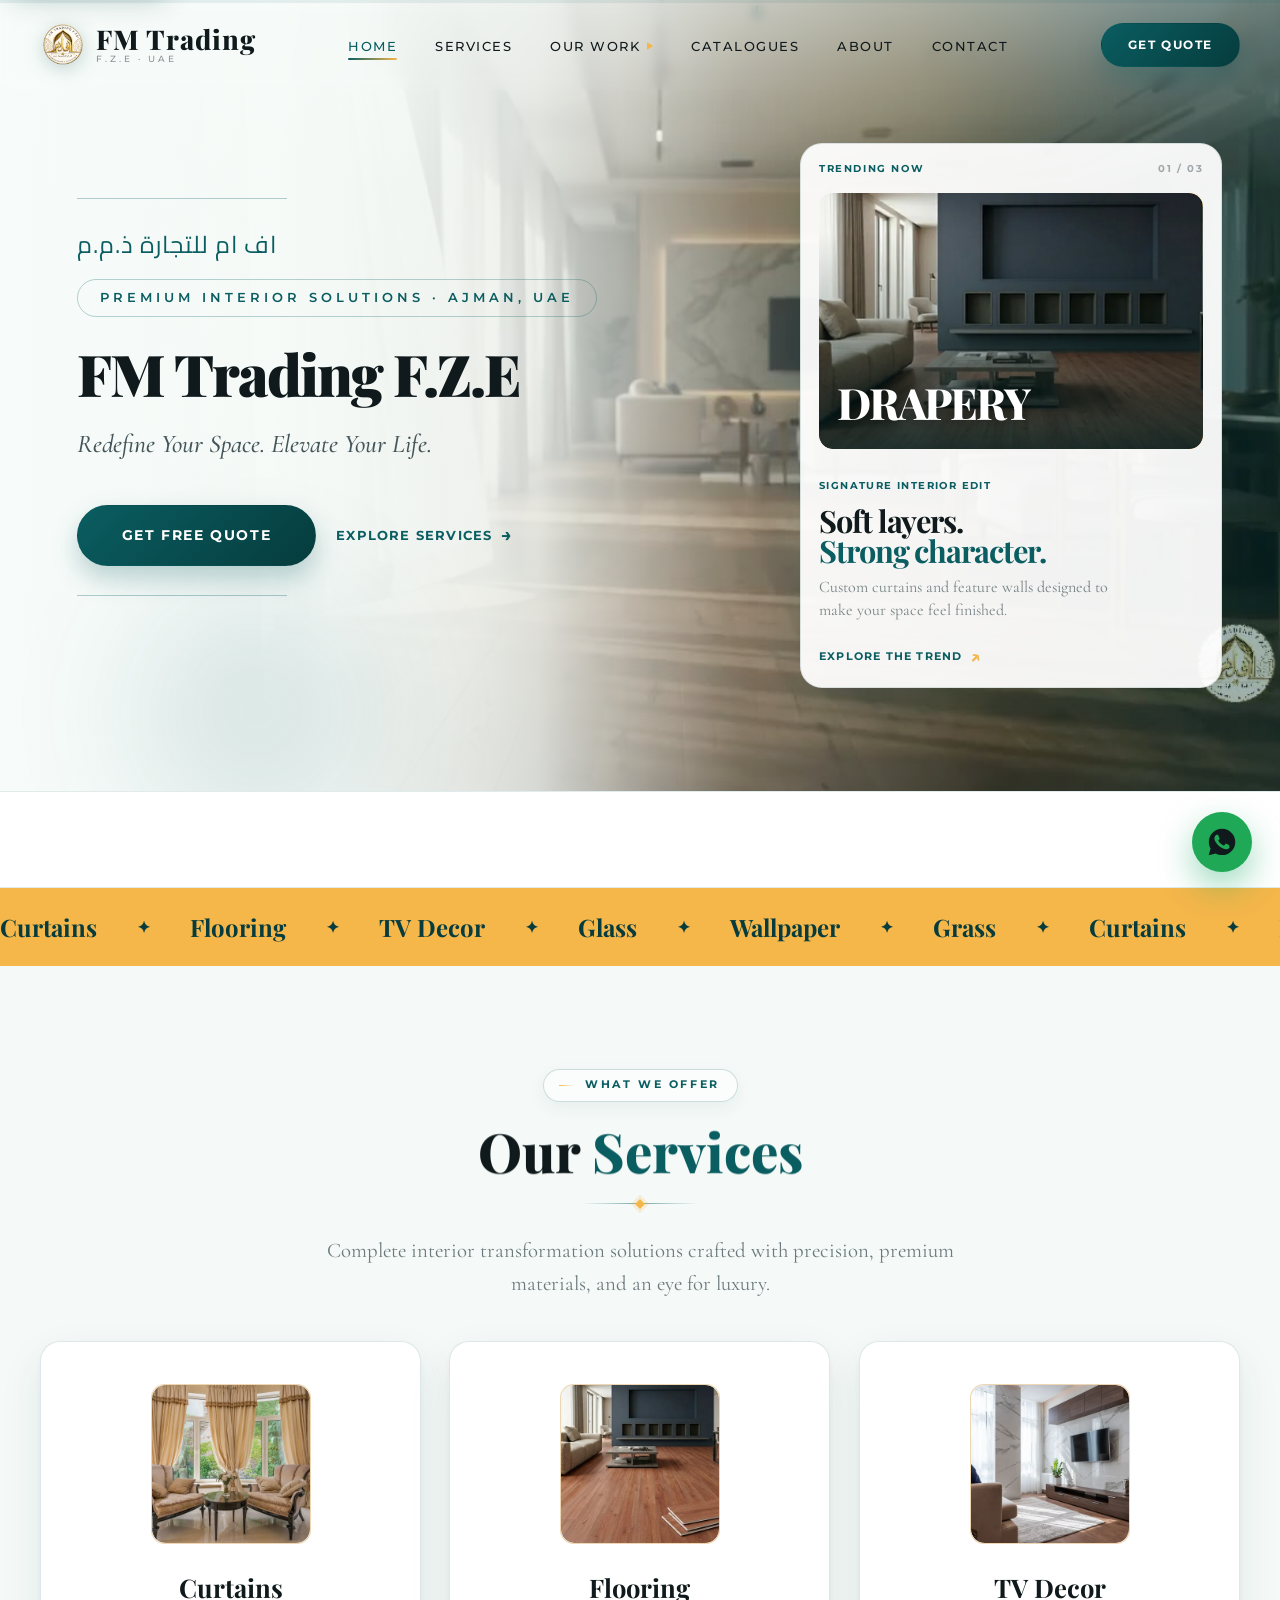
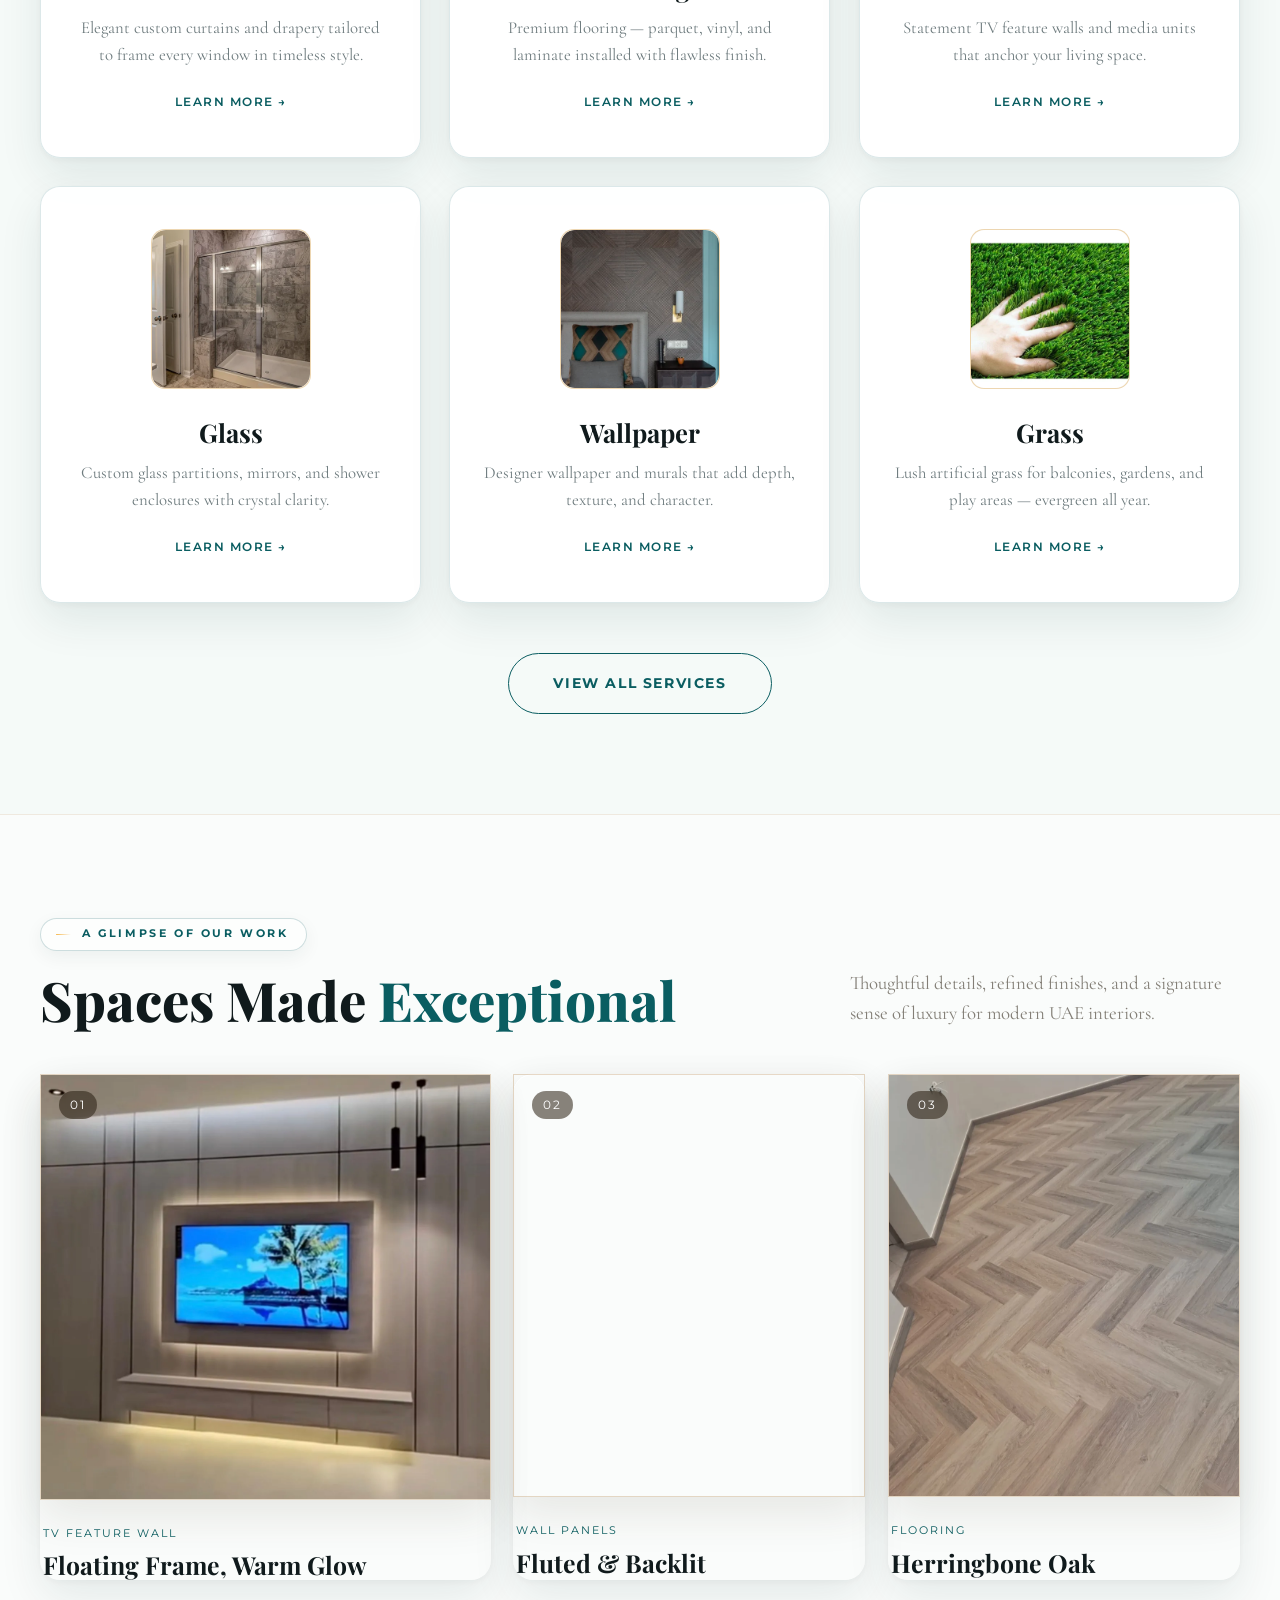
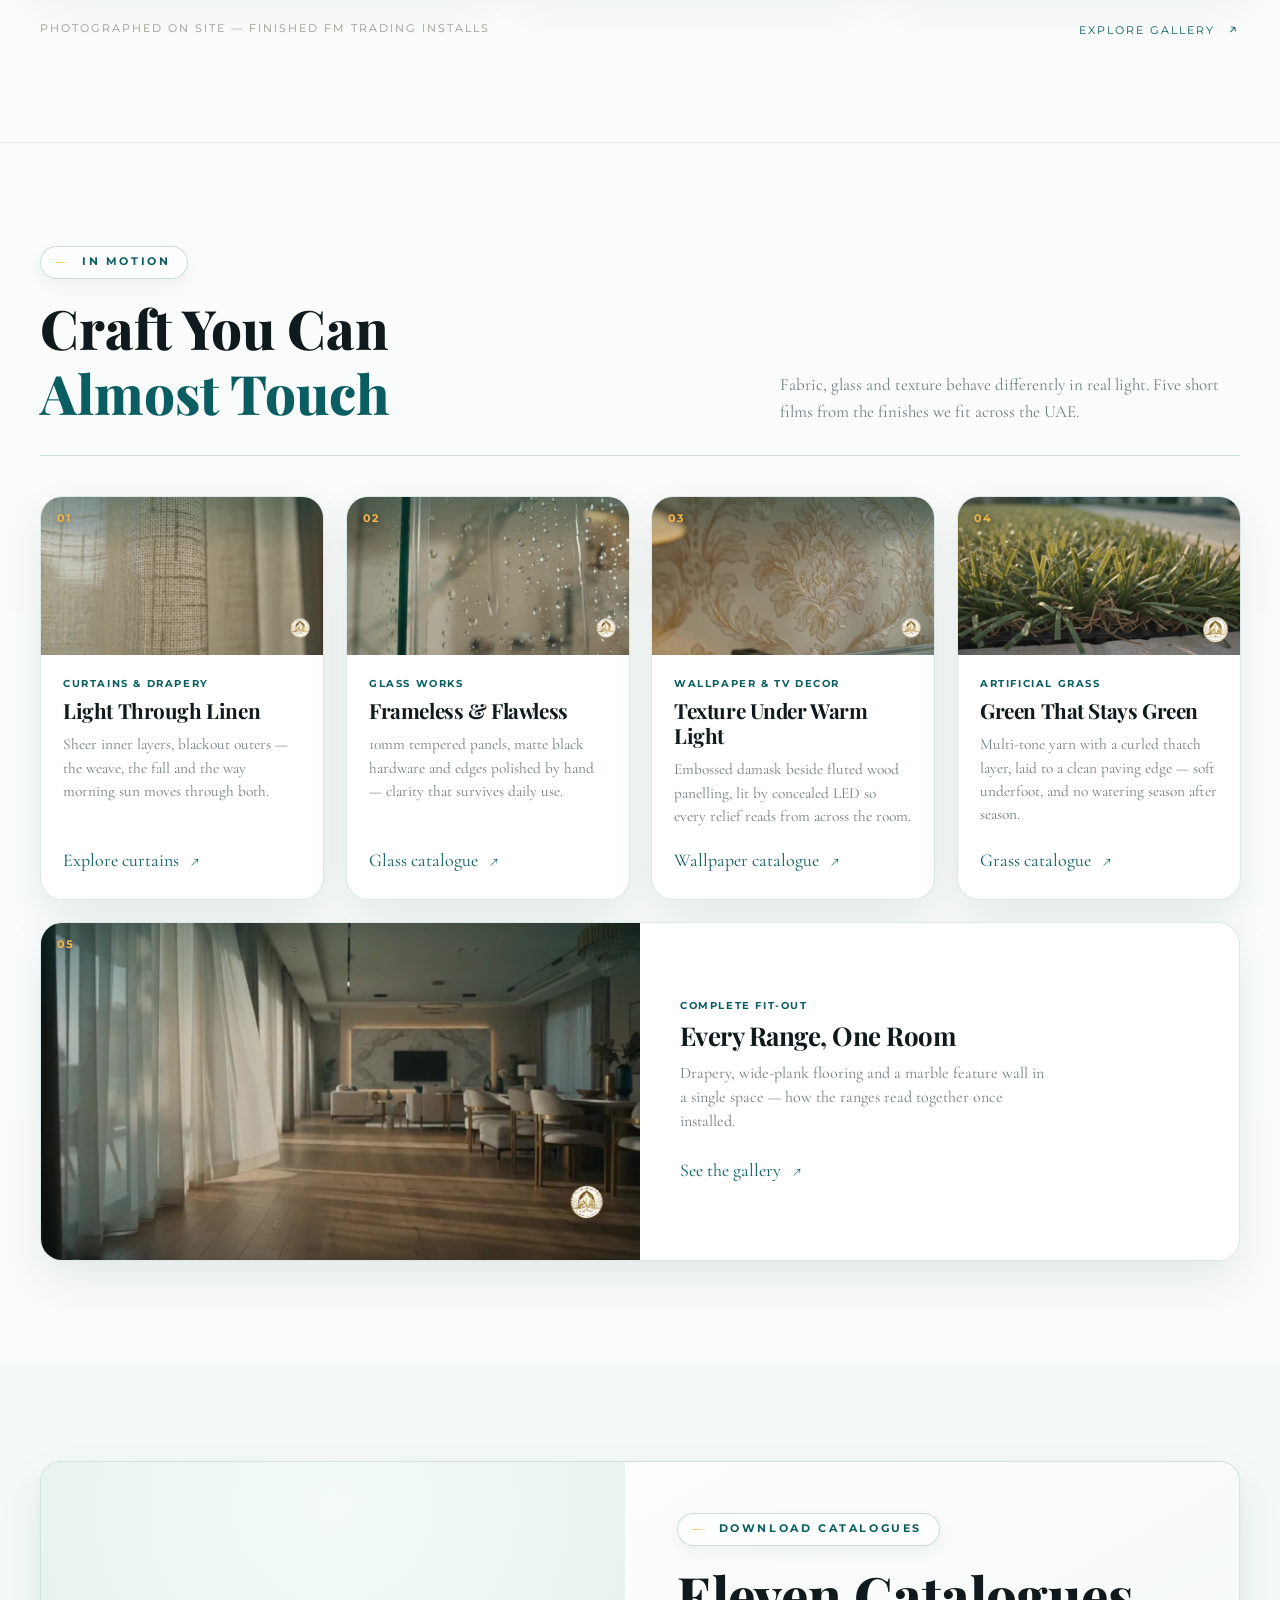
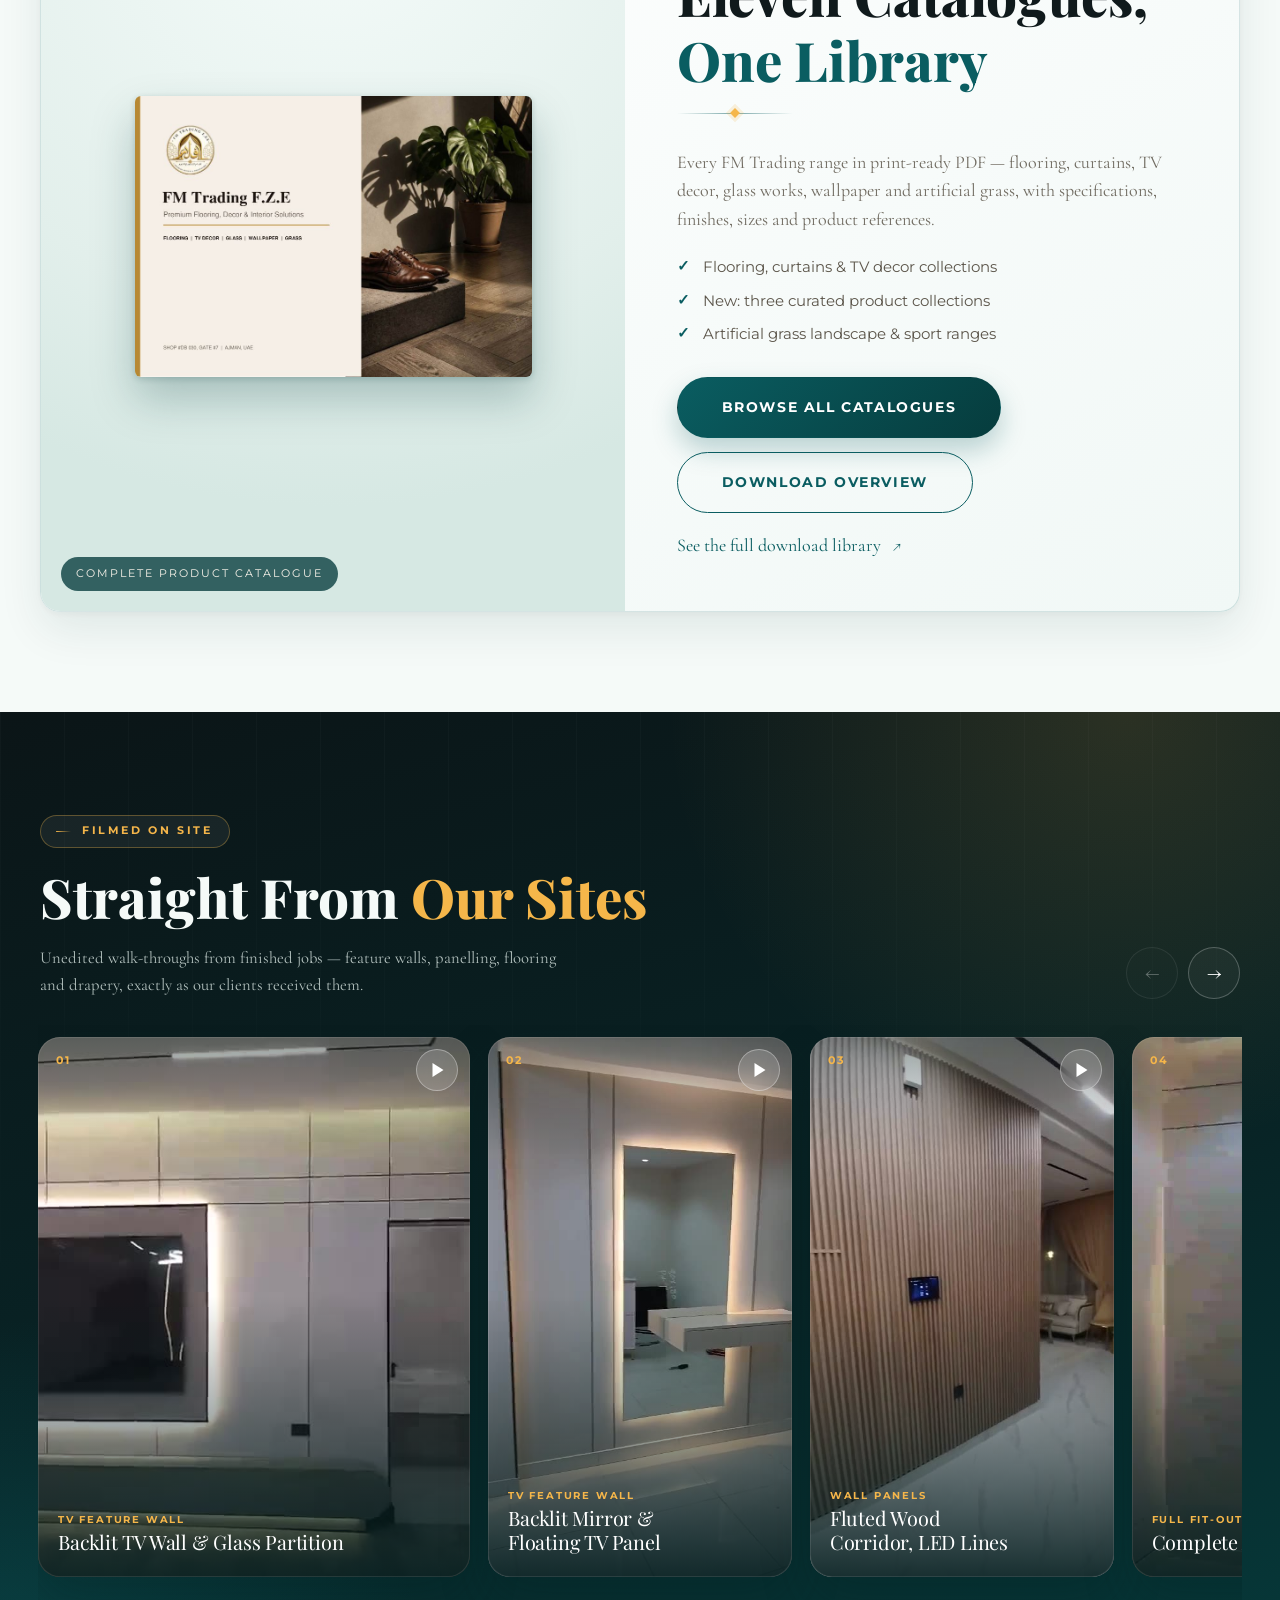
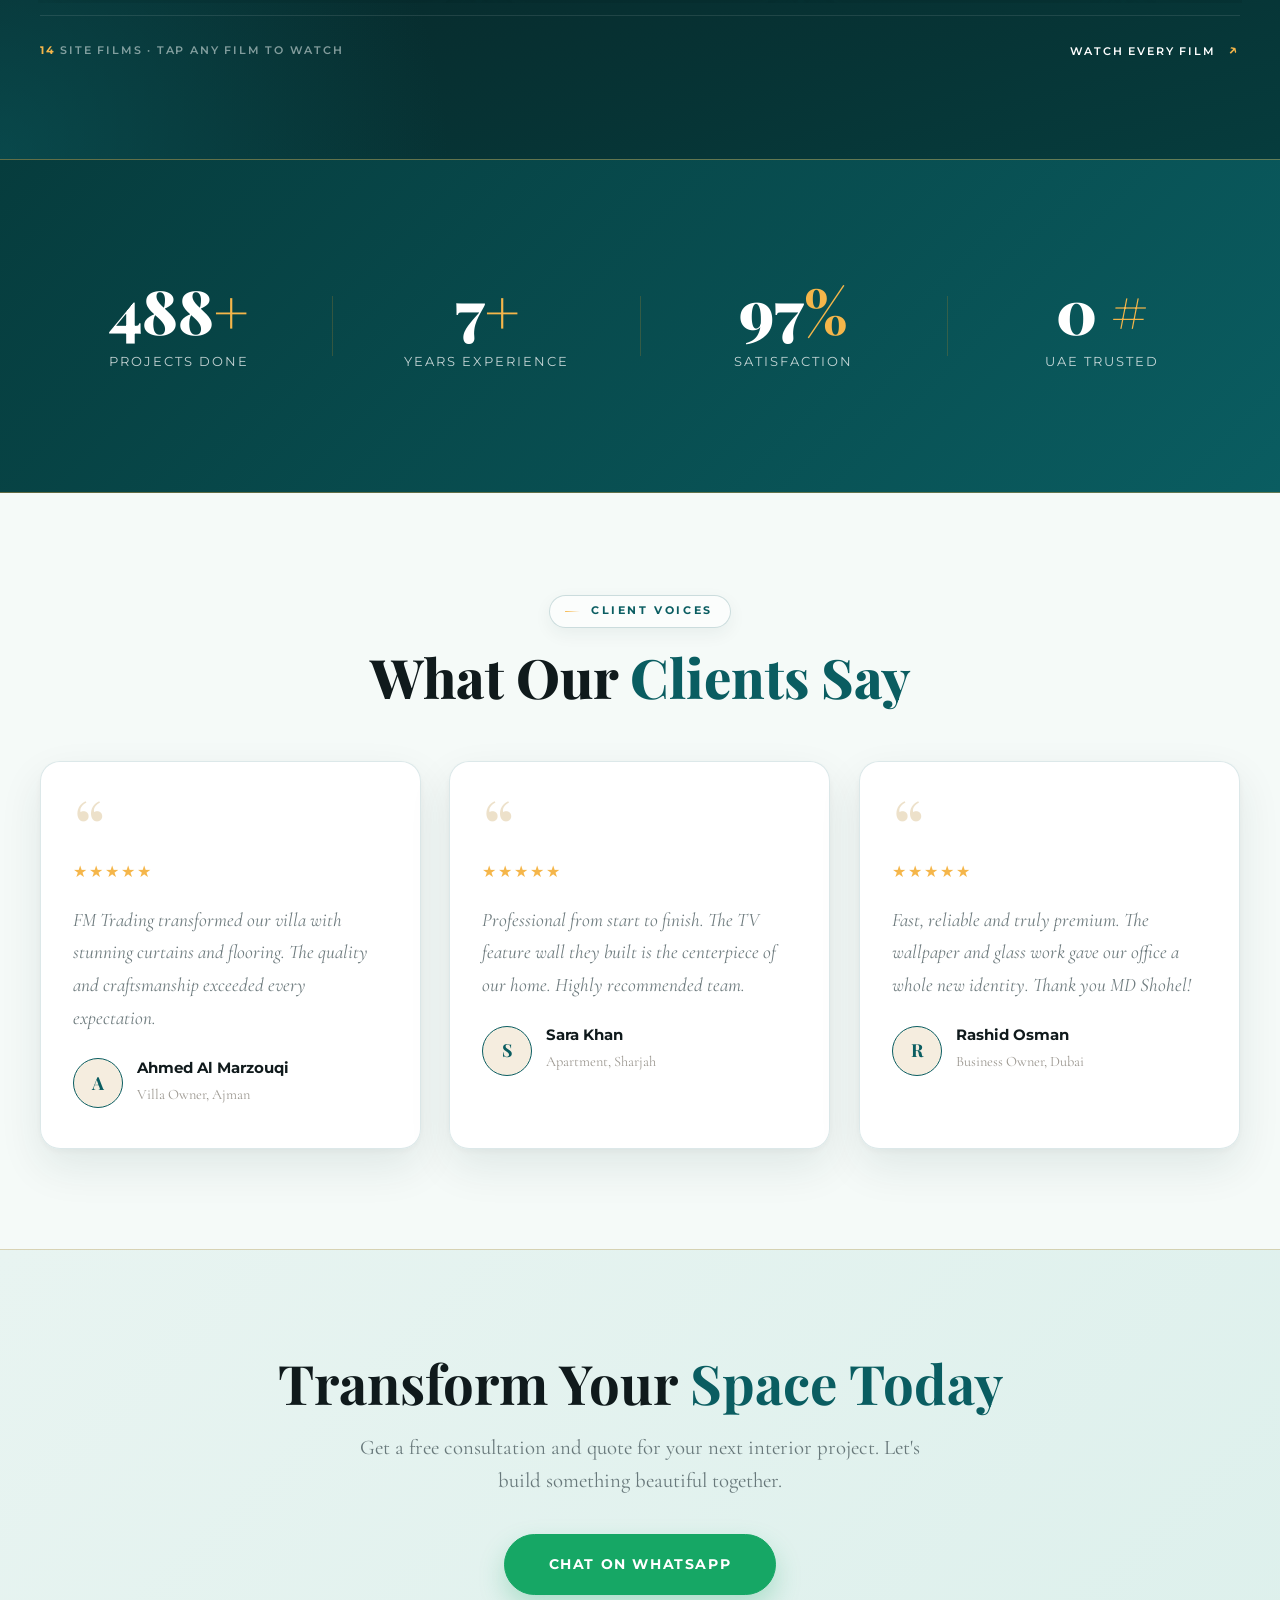
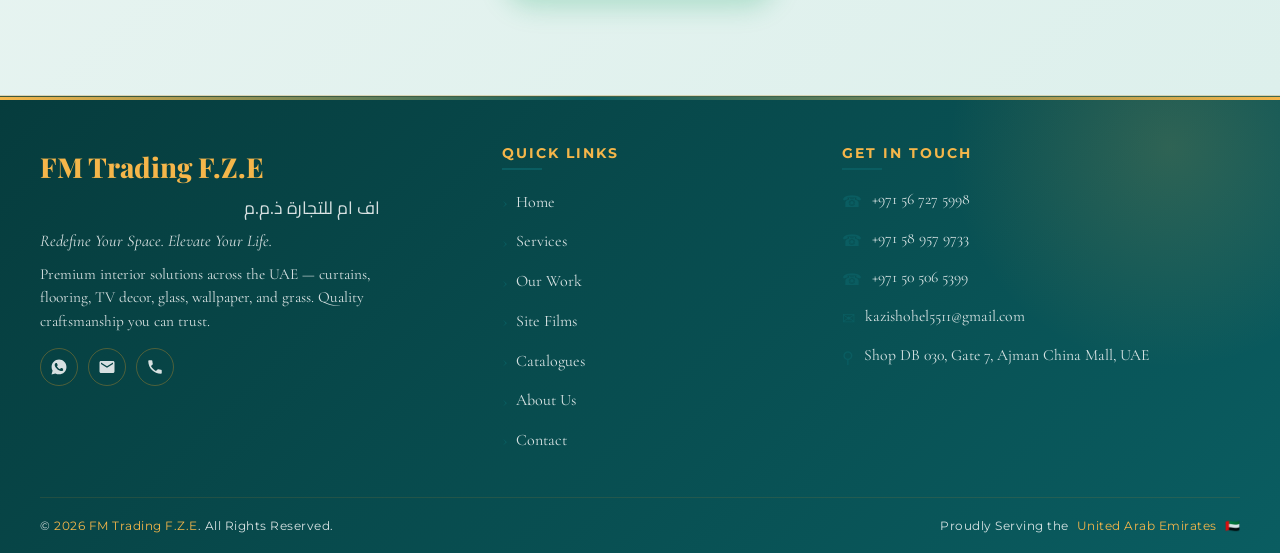
<file: index.html>
<!DOCTYPE html>
<html lang="en">
<head>
  <meta charset="UTF-8">
  <meta name="viewport" content="width=device-width, initial-scale=1.0">
  <meta name="description" content="FM Trading F.Z.E — Curtains, Flooring, TV Decor, Glass, Wallpaper & Grass in Ajman, UAE. Redefine Your Space. Elevate Your Life.">
  <title>FM Trading F.Z.E | Redefine Your Space. Elevate Your Life.</title>

  <link rel="canonical" href="https://omaar-x.github.io/FMZ-Trading-Website-Main/">
  <meta name="theme-color" content="#0A5D61">
  <meta name="robots" content="index, follow">

  <!-- Link previews (WhatsApp, Facebook, X) -->
  <meta property="og:type" content="website">
  <meta property="og:site_name" content="FM Trading F.Z.E">
  <meta property="og:locale" content="en_AE">
  <meta property="og:url" content="https://omaar-x.github.io/FMZ-Trading-Website-Main/">
  <meta property="og:title" content="FM Trading F.Z.E | Redefine Your Space. Elevate Your Life.">
  <meta property="og:description" content="FM Trading F.Z.E — Curtains, Flooring, TV Decor, Glass, Wallpaper & Grass in Ajman, UAE. Redefine Your Space. Elevate Your Life.">
  <meta property="og:image" content="https://omaar-x.github.io/FMZ-Trading-Website-Main/assets/Video/hero-interior-loop.jpg">
  <meta property="og:image:width" content="1280">
  <meta property="og:image:height" content="720">
  <meta property="og:image:alt" content="A finished FM Trading interior — sheer drapery, wide-plank flooring and a marble TV feature wall">
  <meta name="twitter:card" content="summary_large_image">

  <link rel="icon" type="image/svg+xml" href="assets/icons/favicon.svg">
  <link rel="preconnect" href="https://fonts.googleapis.com">
  <link rel="preconnect" href="https://fonts.gstatic.com" crossorigin>
  <link rel="stylesheet" href="https://fonts.googleapis.com/css2?family=Playfair+Display:wght@400;500;600;700;800;900&amp;family=Cormorant+Garamond:ital,wght@0,300;0,400;0,500;0,600;0,700;1,400;1,500&amp;family=Montserrat:wght@300;400;500;600;700;800&amp;family=Cairo:wght@400;500;600;700;800&amp;display=swap">
  <link rel="stylesheet" href="css/global.css">
  <link rel="stylesheet" href="css/navbar.css">
  <link rel="stylesheet" href="css/footer.css">
  <link rel="stylesheet" href="css/animations.css">
  <link rel="stylesheet" href="css/home.css">
  <link rel="stylesheet" href="css/premium.css">
  <link rel="stylesheet" href="css/reference-theme.css">
  <link rel="stylesheet" href="css/responsive.css">
  <link rel="stylesheet" href="css/refine.css">
  <link rel="stylesheet" href="css/films.css">
  <link rel="stylesheet" href="css/mobile.css">

  <script type="application/ld+json">
  {
    "@context": "https://schema.org",
    "@type": "HomeAndConstructionBusiness",
    "name": "FM Trading F.Z.E",
    "alternateName": "اف ام للتجارة ذ.م.م",
    "description": "Premium interior solutions across the UAE — curtains, flooring, TV decor, glass works, wallpaper and artificial grass.",
    "slogan": "Redefine Your Space. Elevate Your Life.",
    "url": "https://omaar-x.github.io/FMZ-Trading-Website-Main/",
    "image": "https://omaar-x.github.io/FMZ-Trading-Website-Main/assets/Video/hero-interior-loop.jpg",
    "telephone": "+971567275998",
    "email": "kazishohel5511@gmail.com",
    "address": {
      "@type": "PostalAddress",
      "streetAddress": "Shop DB 030, Gate 7, Ajman China Mall",
      "addressLocality": "Ajman",
      "addressCountry": "AE"
    },
    "areaServed": ["Ajman", "Dubai", "Sharjah", "United Arab Emirates"],
    "makesOffer": [
      { "@type": "Offer", "itemOffered": { "@type": "Service", "name": "Curtains & Drapery" } },
      { "@type": "Offer", "itemOffered": { "@type": "Service", "name": "Flooring" } },
      { "@type": "Offer", "itemOffered": { "@type": "Service", "name": "TV Decor & Feature Walls" } },
      { "@type": "Offer", "itemOffered": { "@type": "Service", "name": "Glass Works" } },
      { "@type": "Offer", "itemOffered": { "@type": "Service", "name": "Wallpaper" } },
      { "@type": "Offer", "itemOffered": { "@type": "Service", "name": "Artificial Grass" } }
    ]
  }
  </script>
</head>
<body class="home-page">

  <a class="skip-link" href="#main">Skip to content</a>


  <!-- ============ PRELOADER ============ -->
  <div class="preloader" id="preloader" aria-hidden="true"><span class="preloader-mark">FM</span></div>

  <!-- ============ SCROLL PROGRESS ============ -->
  <div class="scroll-progress"><div class="scroll-progress-bar" id="scrollProgressBar"></div></div>

  <!-- ============ NAVBAR ============ -->
  <nav id="navbar">
    <div class="nav-inner">
      <a href="index.html" class="nav-logo">
        <img src="assets/logo/logo.webp" alt="FM Trading F.Z.E logo" class="logo-mark-img">
        <span class="nav-logo-text">
          FM Trading
          <span class="logo-sub">F.Z.E · UAE</span>
        </span>
      </a>
      <ul class="nav-links">
        <li><a href="index.html" class="active">Home</a></li>
        <li><a href="services.html">Services</a></li>
        <li><a href="gallery.html">Our Work<span class="nav-film-mark" aria-hidden="true"></span></a></li>
        <li><a href="catalog.html">Catalogues</a></li>
        <li><a href="about.html">About</a></li>
        <li><a href="contact.html">Contact</a></li>
      </ul>
      <div class="nav-cta">
        <a href="contact.html" class="btn btn-solid">Get Quote</a>
      </div>
      <button class="hamburger" id="hamburger" aria-label="Menu">
        <span></span><span></span><span></span>
      </button>
    </div>
  </nav>

  <!-- ============ MOBILE MENU ============ -->
  <div class="mobile-menu" id="mobileMenu">
    <a href="index.html" class="active">Home</a>
    <a href="services.html">Services</a>
    <a href="gallery.html">Our Work</a>
    <a href="gallery.html#films" class="mobile-sub-link">Site Films</a>
    <a href="catalog.html">Catalogues</a>
    <a href="about.html">About</a>
    <a href="contact.html">Contact</a>
    <a href="contact.html" class="btn btn-solid">Get Quote</a>
  </div>

  <main id="main" tabindex="-1">

  <!-- ============ HERO ============ -->
  <header class="hero">
    <div class="hero-media" aria-hidden="true">
      <video class="js-autoplay" autoplay muted loop playsinline preload="metadata"
             poster="assets/Video/hero-interior-loop.jpg">
        <source src="assets/Video/hero-interior-loop.mp4" type="video/mp4">
      </video>
    </div>
    <span class="hero-aurora hero-aurora-1" aria-hidden="true"></span>
    <span class="hero-aurora hero-aurora-2" aria-hidden="true"></span>
    <div class="hero-overlay"></div>
    <div class="hero-content">
      <p class="hero-arabic anim-fade-down anim-delay-1">اف ام للتجارة ذ.م.م</p>
      <span class="hero-badge anim-fade-up anim-delay-1">Premium Interior Solutions · Ajman, UAE</span>
      <h1 class="hero-title anim-fade-up anim-delay-2">
        <span class="fm shimmer-text">FM Trading F.Z.E</span>
      </h1>
      <p class="hero-slogan anim-fade-up anim-delay-3">Redefine Your Space. Elevate Your Life.</p>
      <div class="hero-buttons anim-fade-up anim-delay-4">
        <a href="https://wa.me/971567275998" target="_blank" rel="noopener" class="btn btn-solid btn-lg">Get Free Quote</a>
        <a href="services.html" class="hero-text-link">Explore Services <span aria-hidden="true">→</span></a>
      </div>
    </div>
    <aside class="hero-offer floating" aria-label="Trending interior service">
      <div class="offer-topline"><span>Trending now</span><span class="offer-index">01 / 03</span></div>
      <div class="offer-visual has-slideshow">
        <div class="offer-slideshow" id="offerSlideshow" aria-hidden="true">
          <img src="assets/images/thumbs/flooring/catalog-spc-living-960.webp" alt="" class="active" fetchpriority="high" decoding="async" srcset="assets/images/thumbs/flooring/catalog-spc-living-480.webp 480w, assets/images/thumbs/flooring/catalog-spc-living-960.webp 960w" sizes="(max-width: 600px) 92vw, 50vw">
          <img data-src="assets/images/thumbs/flooring/catalog-spc-kitchen-960.webp" alt="" decoding="async">
          <img data-src="assets/images/thumbs/grass/zk-prime-house-960.webp" alt="" decoding="async">
          <img data-src="assets/images/thumbs/grass/zk-prime-swatch-960.webp" alt="" decoding="async">
          <img data-src="assets/images/thumbs/grass/zk-gold-hand-960.webp" alt="" decoding="async">
          <img data-src="assets/images/thumbs/grass/zk-gold-swatch-960.webp" alt="" decoding="async">
          <img data-src="assets/images/thumbs/grass/zk-color-playground-960.webp" alt="" decoding="async">
          <img data-src="assets/images/thumbs/grass/zk-color-swatch-960.webp" alt="" decoding="async">
          <img data-src="assets/images/thumbs/grass/zk-5g-roll-960.webp" alt="" decoding="async">
          <img data-src="assets/images/thumbs/grass/zk-5g-swatch-960.webp" alt="" decoding="async">
        </div>
        <span class="offer-visual-word">DRAPERY</span>
        <span class="offer-swatch"></span>
      </div>
      <div class="offer-copy">
        <span class="offer-tag">Signature interior edit</span>
        <h2>Soft layers.<br><em>Strong character.</em></h2>
        <p>Custom curtains and feature walls designed to make your space feel finished.</p>
        <a href="services.html" class="offer-link">Explore the trend <span>↗</span></a>
      </div>
    </aside>
    <a href="#services-preview" class="scroll-arrow">
      <span>Scroll</span>
      <span class="arrow-icon">&#8595;</span>
    </a>
  </header>

  <!-- ============ PREMIUM FEATURE STRIP ============ -->
  <section class="hero-features" aria-label="FM Trading highlights">
    <div class="container hero-features-grid">
      <div class="hero-feature reveal reveal-delay-1">
        <span class="feature-icon">✦</span>
        <div><strong>Tailored Craftsmanship</strong><small>Made for your space</small></div>
      </div>
      <div class="hero-feature reveal reveal-delay-2">
        <span class="feature-icon">◇</span>
        <div><strong>Premium Materials</strong><small>Finishes that last</small></div>
      </div>
      <div class="hero-feature reveal reveal-delay-3">
        <span class="feature-icon">⌖</span>
        <div><strong>UAE-Wide Service</strong><small>Ajman · Dubai · Sharjah</small></div>
      </div>
    </div>
  </section>

  <!-- ============ MARQUEE ============ -->
  <div class="marquee">
    <div class="marquee-track">
      <span class="marquee-item">Curtains</span>
      <span class="marquee-item">Flooring</span>
      <span class="marquee-item">TV Decor</span>
      <span class="marquee-item">Glass</span>
      <span class="marquee-item">Wallpaper</span>
      <span class="marquee-item">Grass</span>
      <span class="marquee-item">Curtains</span>
      <span class="marquee-item">Flooring</span>
      <span class="marquee-item">TV Decor</span>
      <span class="marquee-item">Glass</span>
      <span class="marquee-item">Wallpaper</span>
      <span class="marquee-item">Grass</span>
    </div>
  </div>

  <!-- ============ SERVICES PREVIEW ============ -->
  <section class="section services-preview" id="services-preview">
    <div class="container">
      <div class="text-center">
        <span class="section-label reveal">What We Offer</span>
        <h2 class="section-title reveal">Our <span>Services</span></h2>
        <div class="divider reveal"></div>
        <p class="section-subtitle reveal">Complete interior transformation solutions crafted with precision, premium materials, and an eye for luxury.</p>
      </div>

      <div class="services-grid">
        <div class="service-card reveal reveal-delay-1">
          <div class="service-icon service-icon-img"><img src="assets/images/icons/curtains-icon.webp" alt="Curtains" loading="lazy" decoding="async"></div>
          <h3>Curtains</h3>
          <p>Elegant custom curtains and drapery tailored to frame every window in timeless style.</p>
          <a href="services.html" class="service-link">Learn More →</a>
        </div>
        <div class="service-card reveal reveal-delay-2">
          <div class="service-icon service-icon-img"><img src="assets/images/icons/flooring-icon.webp" alt="Flooring" loading="lazy" decoding="async"></div>
          <h3>Flooring</h3>
          <p>Premium flooring — parquet, vinyl, and laminate installed with flawless finish.</p>
          <a href="services.html" class="service-link">Learn More →</a>
        </div>
        <div class="service-card reveal reveal-delay-3">
          <div class="service-icon service-icon-img"><img src="assets/images/icons/tv-decor-icon.webp" alt="TV Decor" loading="lazy" decoding="async"></div>
          <h3>TV Decor</h3>
          <p>Statement TV feature walls and media units that anchor your living space.</p>
          <a href="services.html" class="service-link">Learn More →</a>
        </div>
        <div class="service-card reveal reveal-delay-1">
          <div class="service-icon service-icon-img"><img src="assets/images/icons/glass-icon.webp" alt="Glass" loading="lazy" decoding="async"></div>
          <h3>Glass</h3>
          <p>Custom glass partitions, mirrors, and shower enclosures with crystal clarity.</p>
          <a href="services.html" class="service-link">Learn More →</a>
        </div>
        <div class="service-card reveal reveal-delay-2">
          <div class="service-icon service-icon-img"><img src="assets/images/icons/wallpaper-icon.webp" alt="Wallpaper" loading="lazy" decoding="async"></div>
          <h3>Wallpaper</h3>
          <p>Designer wallpaper and murals that add depth, texture, and character.</p>
          <a href="services.html" class="service-link">Learn More →</a>
        </div>
        <div class="service-card reveal reveal-delay-3">
          <div class="service-icon service-icon-img"><img src="assets/images/icons/grass-icon.webp" alt="Grass" loading="lazy" decoding="async"></div>
          <h3>Grass</h3>
          <p>Lush artificial grass for balconies, gardens, and play areas — evergreen all year.</p>
          <a href="services.html" class="service-link">Learn More →</a>
        </div>
      </div>

      <div class="text-center reveal">
        <a href="services.html" class="btn btn-lg">View All Services</a>
      </div>
    </div>
  </section>

  <!-- ============ FEATURED SPACES — real FM Trading installs ============ -->
  <section class="section featured-spaces">
    <div class="container">
      <div class="featured-heading">
        <div>
          <span class="section-label reveal">A Glimpse of Our Work</span>
          <h2 class="section-title reveal">Spaces Made <span>Exceptional</span></h2>
        </div>
        <p class="featured-intro reveal">Thoughtful details, refined finishes, and a signature sense of luxury for modern UAE interiors.</p>
      </div>

      <div class="projects-showcase">
        <article class="project-card project-card-large reveal reveal-delay-1">
          <div class="project-image">
            <span class="project-badge">01</span>
            <img src="assets/images/projects/floating-tv-wall-pendant-lights.webp" alt="Panelled TV feature wall with a backlit floating frame, LED-lit console and pendant lights, installed by FM Trading" loading="lazy" decoding="async">
          </div>
          <div class="project-caption">
            <span>TV Feature Wall</span>
            <h3>Floating Frame, Warm Glow</h3>
          </div>
        </article>

        <article class="project-card reveal reveal-delay-2">
          <div class="project-image">
            <span class="project-badge">02</span>
            <img src="assets/images/projects/backlit-tv-panel-fluted-slats.webp" alt="Backlit TV panel beside vertical fluted slats with a floating media shelf" loading="lazy" decoding="async">
          </div>
          <div class="project-caption">
            <span>Wall Panels</span>
            <h3>Fluted &amp; Backlit</h3>
          </div>
        </article>

        <article class="project-card reveal reveal-delay-3">
          <div class="project-image">
            <span class="project-badge">03</span>
            <img src="assets/images/projects/herringbone-oak-parquet-floor.webp" alt="Herringbone oak-effect flooring laid through a hallway with matching skirting" loading="lazy" decoding="async">
          </div>
          <div class="project-caption">
            <span>Flooring</span>
            <h3>Herringbone Oak</h3>
          </div>
        </article>
      </div>

      <div class="featured-footer reveal">
        <span>Photographed on site — finished FM Trading installs</span>
        <a href="gallery.html" class="text-link">Explore gallery <span>↗</span></a>
      </div>
    </div>
  </section>

  <!-- ============ CRAFT IN MOTION ============ -->
  <section class="section motion-section" id="in-motion">
    <div class="container">
      <div class="motion-head">
        <div class="reveal">
          <span class="section-label">In Motion</span>
          <h2 class="section-title">Craft You Can <span>Almost Touch</span></h2>
        </div>
        <p class="reveal">Fabric, glass and texture behave differently in real light. Five short films from the finishes we fit across the UAE.</p>
      </div>

      <div class="motion-grid">
        <article class="motion-card reveal reveal-delay-1">
          <div class="motion-media">
            <video class="js-autoplay" muted loop playsinline preload="none"
                   poster="assets/Video/curtains-drapery.jpg" aria-label="Sheer linen drapery moving in daylight">
              <source src="assets/Video/curtains-drapery.mp4" type="video/mp4">
            </video>
            <span class="motion-index">01</span>
          </div>
          <div class="motion-body">
            <span class="motion-tag">Curtains &amp; Drapery</span>
            <h3>Light Through Linen</h3>
            <p>Sheer inner layers, blackout outers — the weave, the fall and the way morning sun moves through both.</p>
            <a href="services.html" class="text-link">Explore curtains <span>↗</span></a>
          </div>
        </article>

        <article class="motion-card reveal reveal-delay-2">
          <div class="motion-media">
            <video class="js-autoplay" muted loop playsinline preload="none"
                   poster="assets/Video/glass-works.jpg" aria-label="Frameless glass shower enclosure in a marble bathroom">
              <source src="assets/Video/glass-works.mp4" type="video/mp4">
            </video>
            <span class="motion-index">02</span>
          </div>
          <div class="motion-body">
            <span class="motion-tag">Glass Works</span>
            <h3>Frameless &amp; Flawless</h3>
            <p>10mm tempered panels, matte black hardware and edges polished by hand — clarity that survives daily use.</p>
            <a href="assets/Catalogue/FM_Trading_Glass_Works_Catalogue.pdf" target="_blank" rel="noopener" class="text-link">Glass catalogue <span>↗</span></a>
          </div>
        </article>

        <article class="motion-card reveal reveal-delay-3">
          <div class="motion-media">
            <video class="js-autoplay" muted loop playsinline preload="none"
                   poster="assets/Video/wallpaper-tv-wall.jpg" aria-label="Embossed damask wallpaper beside a fluted wood TV feature wall">
              <source src="assets/Video/wallpaper-tv-wall.mp4" type="video/mp4">
            </video>
            <span class="motion-index">03</span>
          </div>
          <div class="motion-body">
            <span class="motion-tag">Wallpaper &amp; TV Decor</span>
            <h3>Texture Under Warm Light</h3>
            <p>Embossed damask beside fluted wood panelling, lit by concealed LED so every relief reads from across the room.</p>
            <a href="assets/Catalogue/FM_Trading_Wallpaper_Catalogue.pdf" target="_blank" rel="noopener" class="text-link">Wallpaper catalogue <span>↗</span></a>
          </div>
        </article>

        <article class="motion-card reveal reveal-delay-4">
          <div class="motion-media">
            <video class="js-autoplay" muted loop playsinline preload="none"
                   poster="assets/Video/artificial-grass.jpg" aria-label="Close-up of premium artificial grass blades beside a stone paving edge in low sunlight">
              <source src="assets/Video/artificial-grass.mp4" type="video/mp4">
            </video>
            <span class="motion-index">04</span>
          </div>
          <div class="motion-body">
            <span class="motion-tag">Artificial Grass</span>
            <h3>Green That Stays Green</h3>
            <p>Multi-tone yarn with a curled thatch layer, laid to a clean paving edge — soft underfoot, and no watering season after season.</p>
            <a href="assets/Catalogue/FM_Trading_Artificial_Grass_Premium_Catalogue.pdf" target="_blank" rel="noopener" class="text-link">Grass catalogue <span>↗</span></a>
          </div>
        </article>

        <article class="motion-card motion-card-wide reveal reveal-delay-5">
          <div class="motion-media">
            <video class="js-autoplay" muted loop playsinline preload="none"
                   poster="assets/Video/hero-interior-loop.jpg" aria-label="Walk-through of a finished living space with sheer curtains, wood flooring and a marble TV wall">
              <source src="assets/Video/hero-interior-loop.mp4" type="video/mp4">
            </video>
            <span class="motion-index">05</span>
          </div>
          <div class="motion-body">
            <span class="motion-tag">Complete Fit-Out</span>
            <h3>Every Range, One Room</h3>
            <p>Drapery, wide-plank flooring and a marble feature wall in a single space — how the ranges read together once installed.</p>
            <a href="gallery.html" class="text-link">See the gallery <span>↗</span></a>
          </div>
        </article>
      </div>
    </div>
  </section>

  <!-- ============ CATALOGUE ============ -->
  <section class="section catalog-section" id="catalog">
    <div class="container">
      <div class="catalog-panel reveal">
        <div class="catalog-media">
          <img src="assets/images/catalog-thumbs/complete-product-catalogue-cover.jpg" alt="Cover of the FM Trading F.Z.E complete product catalogue" loading="lazy" decoding="async">
          <span class="catalog-media-tag">Complete Product Catalogue</span>
        </div>
        <div class="catalog-body">
          <span class="section-label">Download Catalogues</span>
          <h2 class="section-title">Eleven Catalogues, <span>One Library</span></h2>
          <div class="divider"></div>
          <p>Every FM Trading range in print-ready PDF — flooring, curtains, TV decor, glass works, wallpaper and artificial grass, with specifications, finishes, sizes and product references.</p>
          <ul class="catalog-points">
            <li>Flooring, curtains &amp; TV decor collections</li>
            <li>New: three curated product collections</li>
            <li>Artificial grass landscape &amp; sport ranges</li>
          </ul>
          <div class="catalog-actions">
            <a href="catalog.html" class="btn btn-solid btn-lg">Browse All Catalogues</a>
            <a href="assets/Catalogue/FM_Trading_Premium_item_Catalogue.pdf" download="FM-Trading-Complete-Product-Catalogue.pdf" class="btn btn-lg">Download Overview</a>
          </div>
          <a href="catalog.html" class="text-link" style="margin-top:18px;">See the full download library <span>↗</span></a>
        </div>
      </div>
    </div>
  </section>

  <!-- ============ STRAIGHT FROM SITE — rendered by js/project-films.js ============ -->
  <section class="section site-reels" id="site-films" aria-labelledby="siteFilmsTitle" data-film-reel>
    <div class="container">
      <div class="reel-head">
        <div class="reveal">
          <span class="section-label">Filmed On Site</span>
          <h2 class="section-title" id="siteFilmsTitle">Straight From <span>Our Sites</span></h2>
          <p>Unedited walk-throughs from finished jobs — feature walls, panelling, flooring and drapery, exactly as our clients received them.</p>
        </div>
        <div class="reel-controls reveal">
          <button type="button" class="reel-arrow" data-reel-prev aria-label="Previous films">&#8592;</button>
          <button type="button" class="reel-arrow" data-reel-next aria-label="More films">&#8594;</button>
        </div>
      </div>

      <div class="reel-track"></div>

      <div class="reel-foot reveal">
        <span><strong data-film-total>14</strong> site films · tap any film to watch</span>
        <a href="gallery.html#films" class="text-link">Watch every film <span>↗</span></a>
      </div>
    </div>
  </section>

  <!-- ============ STATS ============ -->
  <section class="section stats">
    <div class="container">
      <div class="stats-grid">
        <div class="stat-item reveal reveal-delay-1">
          <div class="stat-number" data-target="500" data-suffix="+">0</div>
          <div class="stat-label">Projects Done</div>
        </div>
        <div class="stat-item reveal reveal-delay-2">
          <div class="stat-number" data-target="8" data-suffix="+">0</div>
          <div class="stat-label">Years Experience</div>
        </div>
        <div class="stat-item reveal reveal-delay-3">
          <div class="stat-number" data-target="100" data-suffix="%">0</div>
          <div class="stat-label">Satisfaction</div>
        </div>
        <div class="stat-item reveal reveal-delay-4">
          <div class="stat-number" data-target="1" data-suffix=" #">0</div>
          <div class="stat-label">UAE Trusted</div>
        </div>
      </div>
    </div>
  </section>

  <!-- ============ TESTIMONIALS ============ -->
  <section class="section testimonials">
    <div class="container">
      <div class="text-center">
        <span class="section-label reveal">Client Voices</span>
        <h2 class="section-title reveal">What Our <span>Clients Say</span></h2>
        <div class="divider reveal"></div>
      </div>

      <div class="testimonials-grid">
        <div class="testimonial-card reveal reveal-delay-1">
          <div class="quote-mark">&#8220;</div>
          <div class="testimonial-stars">★★★★★</div>
          <p>FM Trading transformed our villa with stunning curtains and flooring. The quality and craftsmanship exceeded every expectation.</p>
          <div class="testimonial-author">
            <div class="avatar">A</div>
            <div class="author-info">
              <h5>Ahmed Al Marzouqi</h5>
              <span>Villa Owner, Ajman</span>
            </div>
          </div>
        </div>
        <div class="testimonial-card reveal reveal-delay-2">
          <div class="quote-mark">&#8220;</div>
          <div class="testimonial-stars">★★★★★</div>
          <p>Professional from start to finish. The TV feature wall they built is the centerpiece of our home. Highly recommended team.</p>
          <div class="testimonial-author">
            <div class="avatar">S</div>
            <div class="author-info">
              <h5>Sara Khan</h5>
              <span>Apartment, Sharjah</span>
            </div>
          </div>
        </div>
        <div class="testimonial-card reveal reveal-delay-3">
          <div class="quote-mark">&#8220;</div>
          <div class="testimonial-stars">★★★★★</div>
          <p>Fast, reliable and truly premium. The wallpaper and glass work gave our office a whole new identity. Thank you MD Shohel!</p>
          <div class="testimonial-author">
            <div class="avatar">R</div>
            <div class="author-info">
              <h5>Rashid Osman</h5>
              <span>Business Owner, Dubai</span>
            </div>
          </div>
        </div>
      </div>
    </div>
  </section>

  <!-- ============ CTA BANNER ============ -->
  <section class="section cta-banner">
    <div class="container">
      <h2 class="reveal">Transform Your <span>Space Today</span></h2>
      <p class="reveal">Get a free consultation and quote for your next interior project. Let's build something beautiful together.</p>
      <div class="reveal">
        <a href="https://wa.me/971567275998" target="_blank" rel="noopener" class="btn btn-wa btn-lg">
          Chat on WhatsApp
        </a>
      </div>
    </div>
  </section>

  </main>

  <!-- ============ FOOTER ============ -->
  <footer class="footer">
    <div class="container">
      <div class="footer-grid">
        <div class="footer-brand">
          <div class="footer-logo">FM Trading F.Z.E</div>
          <p class="footer-arabic">اف ام للتجارة ذ.م.م</p>
          <p class="footer-slogan">Redefine Your Space. Elevate Your Life.</p>
          <p>Premium interior solutions across the UAE — curtains, flooring, TV decor, glass, wallpaper, and grass. Quality craftsmanship you can trust.</p>
          <div class="footer-socials">
            <a href="https://wa.me/971567275998" target="_blank" rel="noopener" aria-label="WhatsApp">
              <svg viewBox="0 0 24 24"><path d="M12.04 2C6.58 2 2.13 6.45 2.13 11.91c0 1.75.46 3.45 1.32 4.95L2 22l5.25-1.38c1.45.79 3.08 1.21 4.79 1.21 5.46 0 9.91-4.45 9.91-9.91C21.95 6.45 17.5 2 12.04 2zm5.8 14.03c-.24.68-1.4 1.3-1.94 1.38-.5.07-1.13.1-1.82-.11-.42-.13-.96-.31-1.65-.61-2.9-1.25-4.79-4.17-4.94-4.36-.14-.19-1.18-1.57-1.18-2.99s.75-2.12 1.01-2.41c.26-.29.57-.36.76-.36.19 0 .38.002.55.01.18.008.42-.067.65.5.24.58.82 2 .89 2.15.07.14.12.31.02.5-.09.19-.14.31-.28.48-.14.17-.29.38-.42.51-.14.14-.28.29-.12.57.16.28.71 1.17 1.53 1.9 1.05.94 1.94 1.23 2.22 1.37.28.14.44.12.6-.07.16-.19.69-.8.87-1.08.18-.28.36-.23.6-.14.24.09 1.53.72 1.79.85.26.13.43.19.5.3.06.11.06.65-.18 1.33z"/></svg>
            </a>
            <a href="mailto:kazishohel5511@gmail.com" aria-label="Email">
              <svg viewBox="0 0 24 24"><path d="M20 4H4c-1.1 0-1.99.9-1.99 2L2 18c0 1.1.9 2 2 2h16c1.1 0 2-.9 2-2V6c0-1.1-.9-2-2-2zm0 4l-8 5-8-5V6l8 5 8-5v2z"/></svg>
            </a>
            <a href="tel:+971567275998" aria-label="Phone">
              <svg viewBox="0 0 24 24"><path d="M6.62 10.79c1.44 2.83 3.76 5.14 6.59 6.59l2.2-2.2c.27-.27.67-.36 1.02-.24 1.12.37 2.33.57 3.57.57.55 0 1 .45 1 1V20c0 .55-.45 1-1 1-9.39 0-17-7.61-17-17 0-.55.45-1 1-1h3.5c.55 0 1 .45 1 1 0 1.25.2 2.45.57 3.57.11.35.03.74-.25 1.02l-2.2 2.2z"/></svg>
            </a>
          </div>
        </div>

        <div class="footer-col">
          <h4>Quick Links</h4>
          <ul class="footer-links">
            <li><a href="index.html">Home</a></li>
            <li><a href="services.html">Services</a></li>
            <li><a href="gallery.html">Our Work</a></li>
            <li><a href="gallery.html#films">Site Films</a></li>
            <li><a href="catalog.html">Catalogues</a></li>
            <li><a href="about.html">About Us</a></li>
            <li><a href="contact.html">Contact</a></li>
          </ul>
        </div>

        <div class="footer-col">
          <h4>Get In Touch</h4>
          <ul class="footer-contact">
            <li><span class="fc-icon">&#9742;</span><a href="tel:+971567275998">+971 56 727 5998</a></li>
            <li><span class="fc-icon">&#9742;</span><a href="tel:+971589579733">+971 58 957 9733</a></li>
            <li><span class="fc-icon">&#9742;</span><a href="tel:+971505065399">+971 50 506 5399</a></li>
            <li><span class="fc-icon">&#9993;</span><a href="mailto:kazishohel5511@gmail.com">kazishohel5511@gmail.com</a></li>
            <li><span class="fc-icon">&#9906;</span>Shop DB 030, Gate 7, Ajman China Mall, UAE</li>
          </ul>
        </div>
      </div>

      <div class="footer-bottom">
        <p>&copy; <span class="current-year">2026</span> <span>FM Trading F.Z.E</span>. All Rights Reserved.</p>
        <p class="uae-text">Proudly Serving the <span>United Arab Emirates</span> &#127462;&#127466;</p>
      </div>
    </div>
  </footer>

  <!-- ============ FLOATING BUTTONS ============ -->
  <a href="https://wa.me/971567275998" target="_blank" rel="noopener" class="float-wa" aria-label="WhatsApp">
    <svg viewBox="0 0 24 24"><path d="M12.04 2C6.58 2 2.13 6.45 2.13 11.91c0 1.75.46 3.45 1.32 4.95L2 22l5.25-1.38c1.45.79 3.08 1.21 4.79 1.21 5.46 0 9.91-4.45 9.91-9.91C21.95 6.45 17.5 2 12.04 2zm5.8 14.03c-.24.68-1.4 1.3-1.94 1.38-.5.07-1.13.1-1.82-.11-.42-.13-.96-.31-1.65-.61-2.9-1.25-4.79-4.17-4.94-4.36-.14-.19-1.18-1.57-1.18-2.99s.75-2.12 1.01-2.41c.26-.29.57-.36.76-.36.19 0 .38.002.55.01.18.008.42-.067.65.5.24.58.82 2 .89 2.15.07.14.12.31.02.5-.09.19-.14.31-.28.48-.14.17-.29.38-.42.51-.14.14-.28.29-.12.57.16.28.71 1.17 1.53 1.9 1.05.94 1.94 1.23 2.22 1.37.28.14.44.12.6-.07.16-.19.69-.8.87-1.08.18-.28.36-.23.6-.14.24.09 1.53.72 1.79.85.26.13.43.19.5.3.06.11.06.65-.18 1.33z"/></svg>
  </a>
  <button class="scroll-top" id="scrollTop" aria-label="Scroll to top">&#8593;</button>

  <!-- ============ SCRIPTS ============ -->
  <script src="js/main.js"></script>
  <script src="js/navbar.js"></script>
  <script src="js/animations.js"></script>
  <script src="js/home.js"></script>
  <script src="js/project-films.js"></script>
  <script src="js/video.js"></script>
  <script src="js/premium.js"></script>
</body>
</html>
</file>
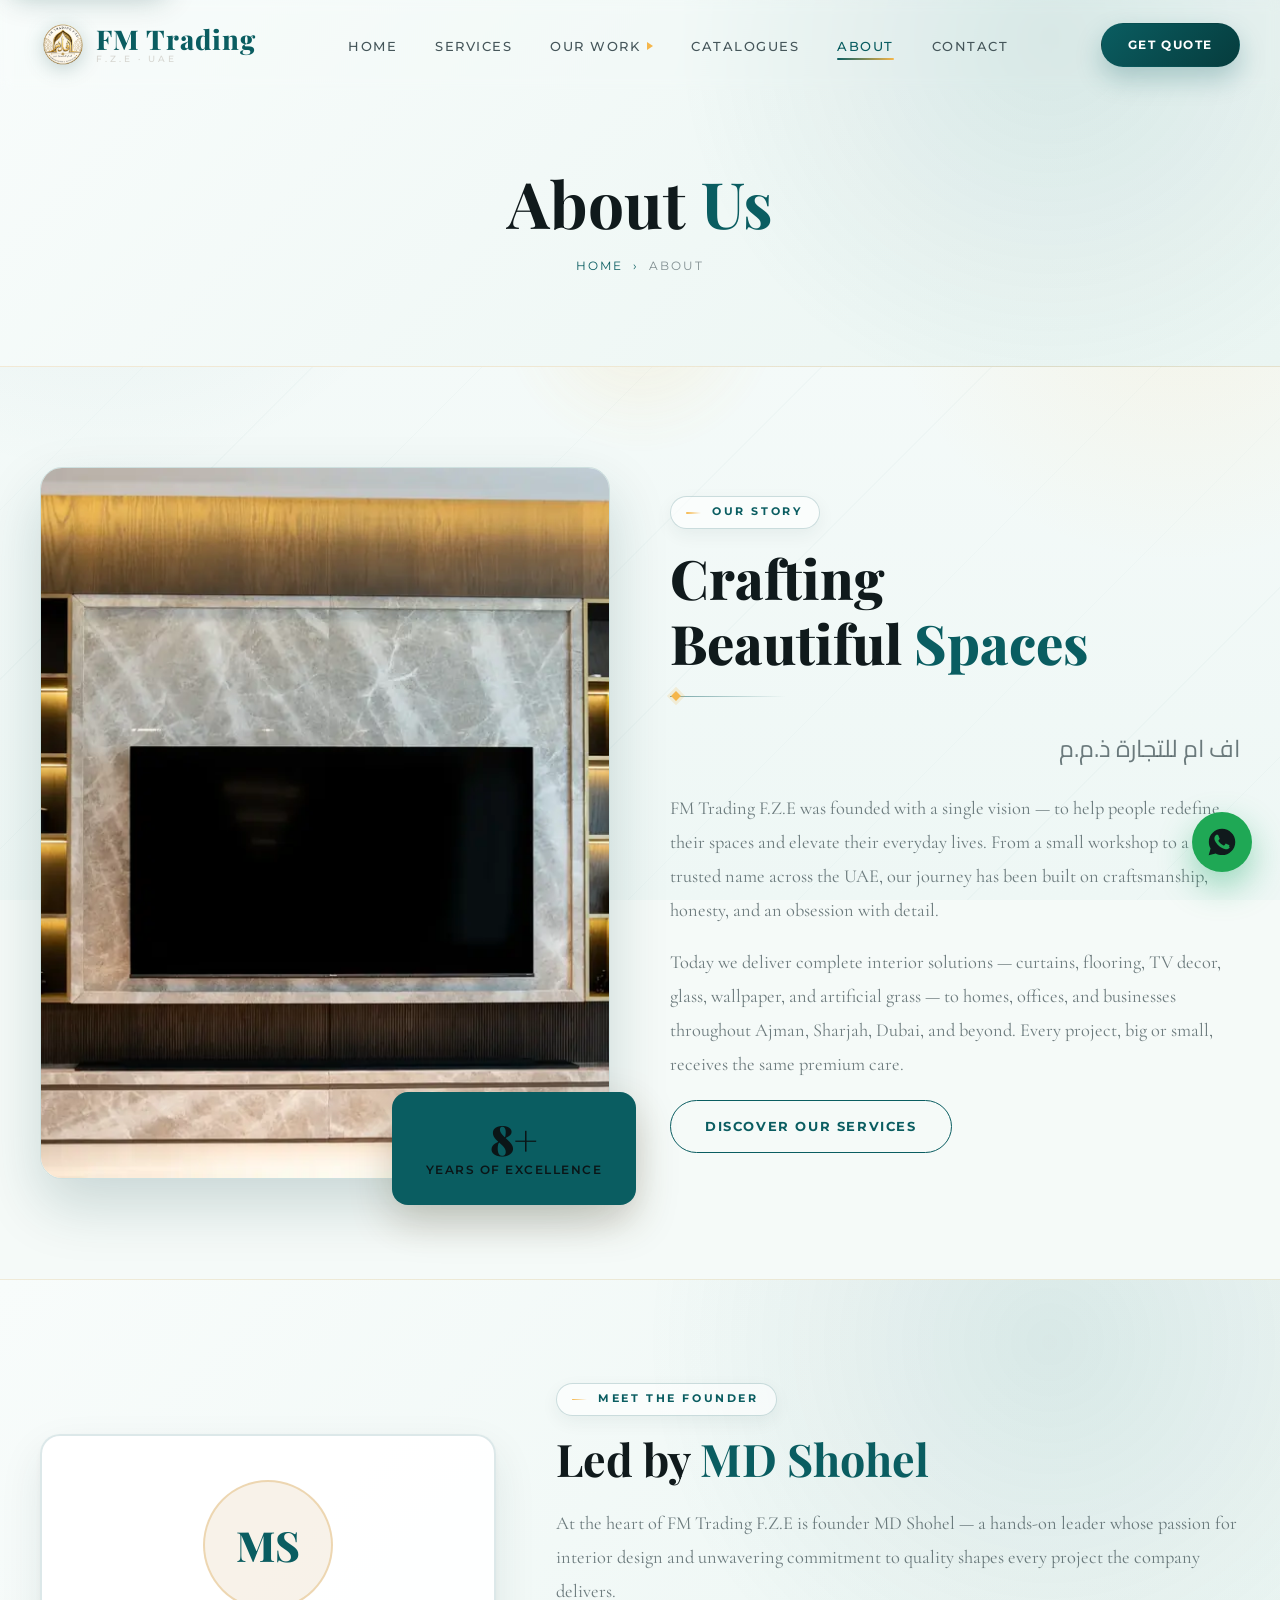
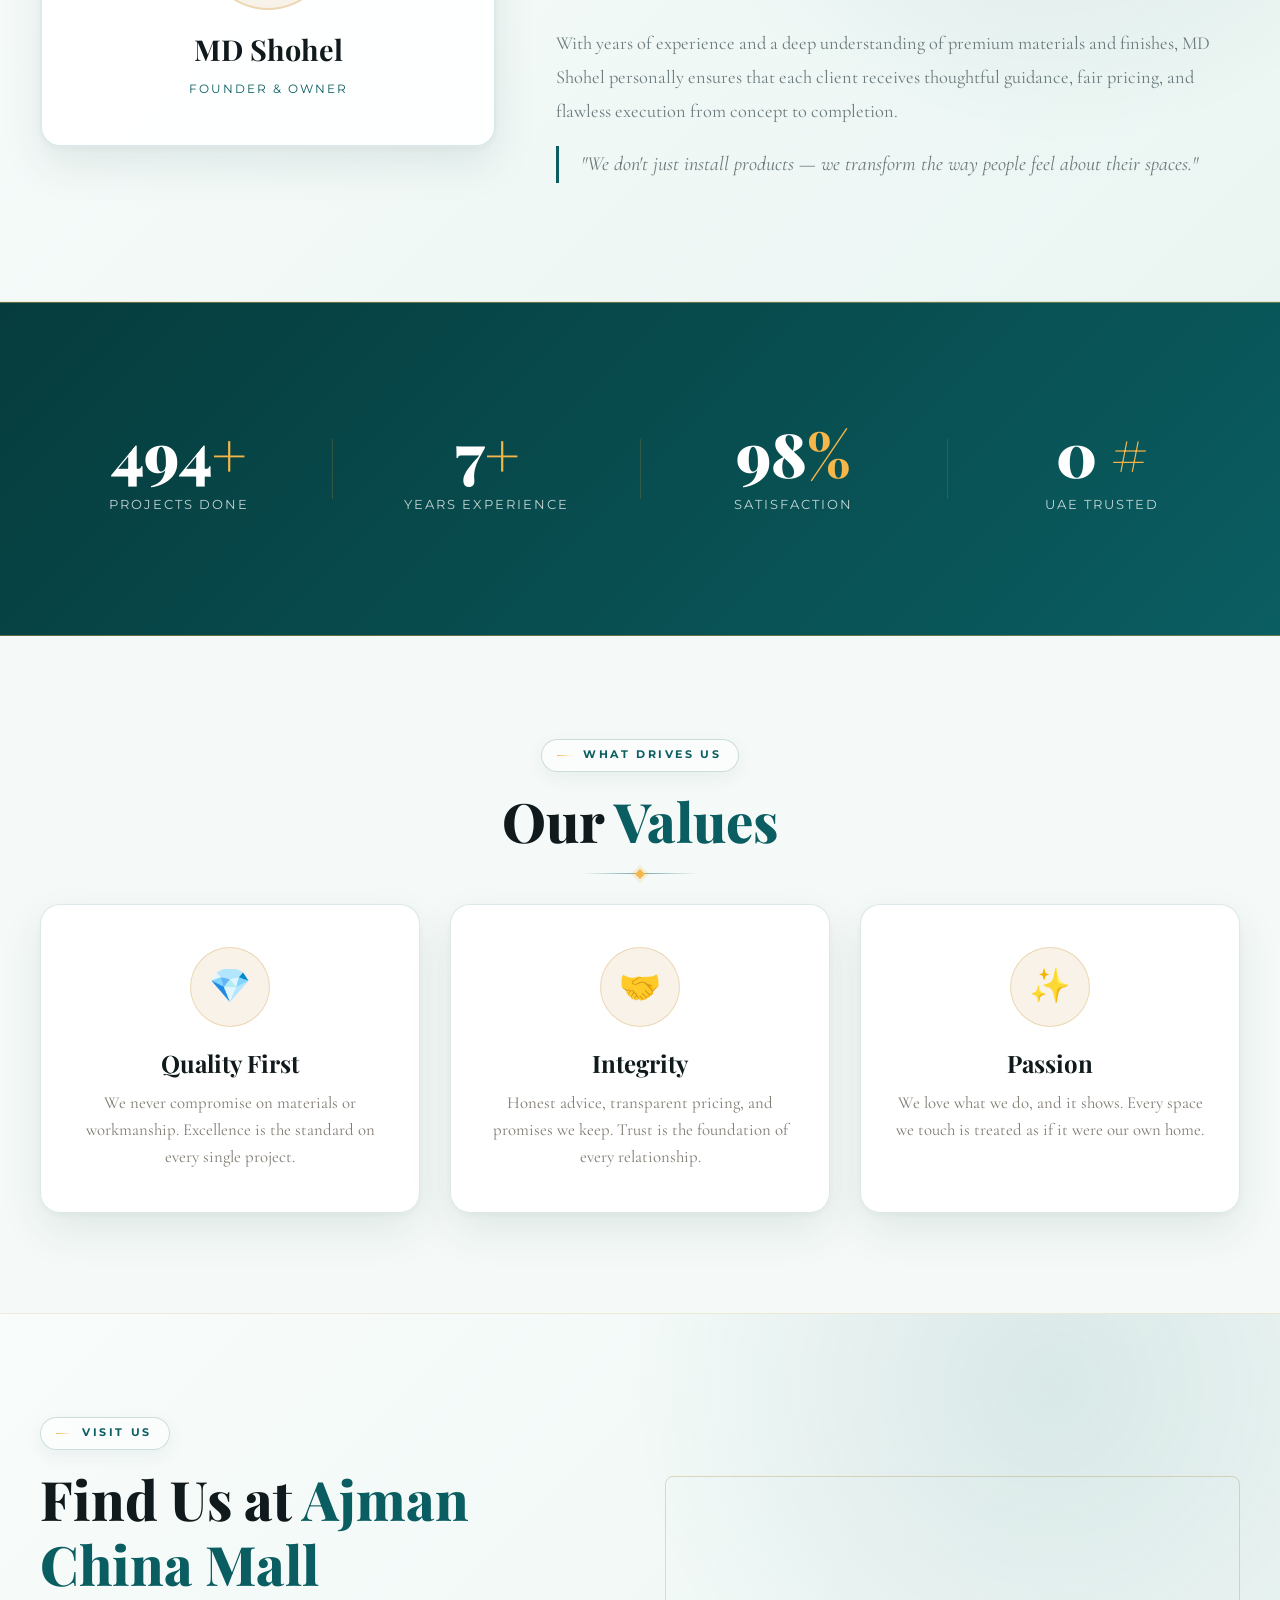
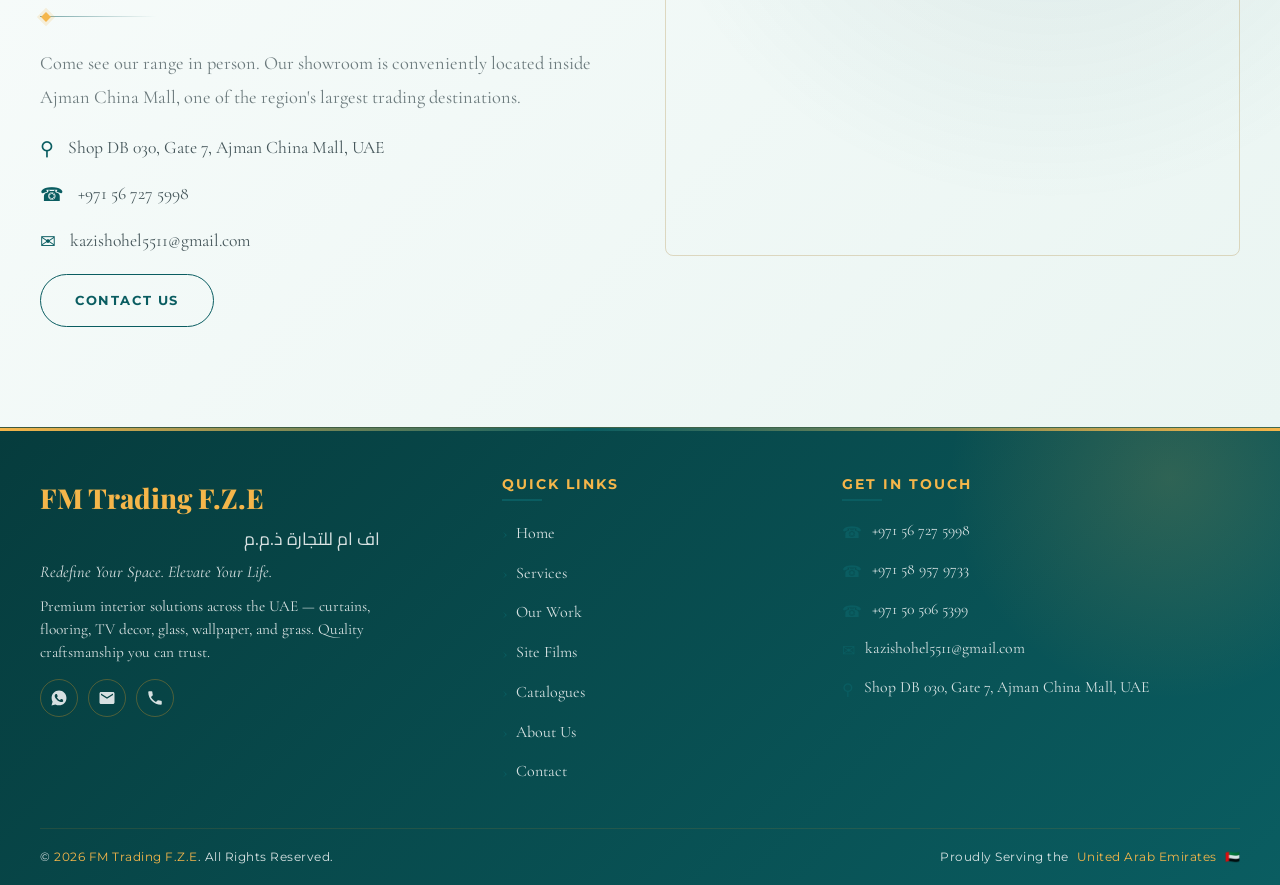
<file: about.html>
<!DOCTYPE html>
<html lang="en">
<head>
  <meta charset="UTF-8">
  <meta name="viewport" content="width=device-width, initial-scale=1.0">
  <meta name="description" content="About FM Trading F.Z.E — our story, founder MD Shohel, values, and location at Ajman China Mall, UAE.">
  <title>About Us | FM Trading F.Z.E</title>

  <link rel="canonical" href="https://omaar-x.github.io/FMZ-Trading-Website-Main/about.html">
  <meta name="theme-color" content="#0A5D61">
  <meta name="robots" content="index, follow">

  <!-- Link previews (WhatsApp, Facebook, X) -->
  <meta property="og:type" content="website">
  <meta property="og:site_name" content="FM Trading F.Z.E">
  <meta property="og:locale" content="en_AE">
  <meta property="og:url" content="https://omaar-x.github.io/FMZ-Trading-Website-Main/about.html">
  <meta property="og:title" content="About Us | FM Trading F.Z.E">
  <meta property="og:description" content="About FM Trading F.Z.E — our story, founder MD Shohel, values, and location at Ajman China Mall, UAE.">
  <meta property="og:image" content="https://omaar-x.github.io/FMZ-Trading-Website-Main/assets/Video/hero-interior-loop.jpg">
  <meta property="og:image:width" content="1280">
  <meta property="og:image:height" content="720">
  <meta property="og:image:alt" content="A finished FM Trading interior — sheer drapery, wide-plank flooring and a marble TV feature wall">
  <meta name="twitter:card" content="summary_large_image">

  <link rel="icon" type="image/svg+xml" href="assets/icons/favicon.svg">
  <link rel="preconnect" href="https://fonts.googleapis.com">
  <link rel="preconnect" href="https://fonts.gstatic.com" crossorigin>
  <link rel="stylesheet" href="https://fonts.googleapis.com/css2?family=Playfair+Display:wght@400;500;600;700;800;900&amp;family=Cormorant+Garamond:ital,wght@0,300;0,400;0,500;0,600;0,700;1,400;1,500&amp;family=Montserrat:wght@300;400;500;600;700;800&amp;family=Cairo:wght@400;500;600;700;800&amp;display=swap">
  <link rel="stylesheet" href="css/global.css">
  <link rel="stylesheet" href="css/navbar.css">
  <link rel="stylesheet" href="css/footer.css">
  <link rel="stylesheet" href="css/animations.css">
  <link rel="stylesheet" href="css/about.css">
  <link rel="stylesheet" href="css/premium.css">
  <link rel="stylesheet" href="css/reference-theme.css">
  <link rel="stylesheet" href="css/home.css">
  <link rel="stylesheet" href="css/responsive.css">
  <link rel="stylesheet" href="css/refine.css">
  <link rel="stylesheet" href="css/mobile.css">
</head>
<body>

  <a class="skip-link" href="#main">Skip to content</a>


  <!-- ============ PRELOADER ============ -->
  <div class="preloader" id="preloader" aria-hidden="true"><span class="preloader-mark">FM</span></div>

  <!-- ============ NAVBAR ============ -->
  <nav id="navbar">
    <div class="nav-inner">
      <a href="index.html" class="nav-logo">
        <img src="assets/logo/logo.webp" alt="FM Trading F.Z.E logo" class="logo-mark-img">
        <span class="nav-logo-text">FM Trading<span class="logo-sub">F.Z.E · UAE</span></span>
      </a>
      <ul class="nav-links">
        <li><a href="index.html">Home</a></li>
        <li><a href="services.html">Services</a></li>
        <li><a href="gallery.html">Our Work<span class="nav-film-mark" aria-hidden="true"></span></a></li>
        <li><a href="catalog.html">Catalogues</a></li>
        <li><a href="about.html" class="active">About</a></li>
        <li><a href="contact.html">Contact</a></li>
      </ul>
      <div class="nav-cta">
        <a href="contact.html" class="btn btn-solid">Get Quote</a>
      </div>
      <button class="hamburger" id="hamburger" aria-label="Menu">
        <span></span><span></span><span></span>
      </button>
    </div>
  </nav>

  <div class="mobile-menu" id="mobileMenu">
    <a href="index.html">Home</a>
    <a href="services.html">Services</a>
    <a href="gallery.html">Our Work</a>
    <a href="gallery.html#films" class="mobile-sub-link">Site Films</a>
    <a href="catalog.html">Catalogues</a>
    <a href="about.html" class="active">About</a>
    <a href="contact.html">Contact</a>
    <a href="contact.html" class="btn btn-solid">Get Quote</a>
  </div>

  <main id="main" tabindex="-1">

  <!-- ============ PAGE HERO ============ -->
  <header class="page-hero">
    <div class="container">
      <h1>About <span>Us</span></h1>
      <p class="breadcrumb"><a href="index.html">Home</a><span>›</span>About</p>
    </div>
  </header>

  <!-- ============ OUR STORY ============ -->
  <section class="section our-story">
    <div class="container">
      <div class="story-grid">
        <div class="story-image reveal-left">
          <img src="assets/images/thumbs/tv-decor/luxury-marble-tv-feature-wall-960.webp" alt="A completed FM Trading interior — marble TV feature wall with backlit display shelving" loading="lazy" decoding="async" srcset="assets/images/thumbs/tv-decor/luxury-marble-tv-feature-wall-480.webp 480w, assets/images/thumbs/tv-decor/luxury-marble-tv-feature-wall-960.webp 960w" sizes="(max-width: 600px) 92vw, 50vw">
          <div class="gold-box">
            <div class="big">8+</div>
            <div class="small">Years of Excellence</div>
          </div>
        </div>
        <div class="story-content reveal-right">
          <span class="section-label">Our Story</span>
          <h2 class="section-title">Crafting Beautiful <span>Spaces</span></h2>
          <div class="divider divider-left"></div>
          <p class="arabic-name">اف ام للتجارة ذ.م.م</p>
          <p>FM Trading F.Z.E was founded with a single vision — to help people redefine their spaces and elevate their everyday lives. From a small workshop to a trusted name across the UAE, our journey has been built on craftsmanship, honesty, and an obsession with detail.</p>
          <p>Today we deliver complete interior solutions — curtains, flooring, TV decor, glass, wallpaper, and artificial grass — to homes, offices, and businesses throughout Ajman, Sharjah, Dubai, and beyond. Every project, big or small, receives the same premium care.</p>
          <a href="services.html" class="btn">Discover Our Services</a>
        </div>
      </div>
    </div>
  </section>

  <!-- ============ FOUNDER ============ -->
  <section class="section founder">
    <div class="container">
      <div class="founder-grid">
        <div class="founder-card reveal-left">
          <div class="founder-avatar">MS</div>
          <h3>MD Shohel</h3>
          <span class="founder-role">Founder &amp; Owner</span>
        </div>
        <div class="founder-content reveal-right">
          <span class="section-label">Meet The Founder</span>
          <h2>Led by <span>MD Shohel</span></h2>
          <p>At the heart of FM Trading F.Z.E is founder MD Shohel — a hands-on leader whose passion for interior design and unwavering commitment to quality shapes every project the company delivers.</p>
          <p>With years of experience and a deep understanding of premium materials and finishes, MD Shohel personally ensures that each client receives thoughtful guidance, fair pricing, and flawless execution from concept to completion.</p>
          <p class="founder-quote">"We don't just install products — we transform the way people feel about their spaces."</p>
        </div>
      </div>
    </div>
  </section>

  <!-- ============ STATS STRIP ============ -->
  <section class="section stats">
    <div class="container">
      <div class="stats-grid">
        <div class="stat-item reveal reveal-delay-1">
          <div class="stat-number" data-target="500" data-suffix="+">0</div>
          <div class="stat-label">Projects Done</div>
        </div>
        <div class="stat-item reveal reveal-delay-2">
          <div class="stat-number" data-target="8" data-suffix="+">0</div>
          <div class="stat-label">Years Experience</div>
        </div>
        <div class="stat-item reveal reveal-delay-3">
          <div class="stat-number" data-target="100" data-suffix="%">0</div>
          <div class="stat-label">Satisfaction</div>
        </div>
        <div class="stat-item reveal reveal-delay-4">
          <div class="stat-number" data-target="1" data-suffix=" #">0</div>
          <div class="stat-label">UAE Trusted</div>
        </div>
      </div>
    </div>
  </section>

  <!-- ============ VALUES ============ -->
  <section class="section values">
    <div class="container">
      <div class="text-center">
        <span class="section-label reveal">What Drives Us</span>
        <h2 class="section-title reveal">Our <span>Values</span></h2>
        <div class="divider reveal"></div>
      </div>
      <div class="values-grid">
        <div class="value-card reveal reveal-delay-1">
          <div class="value-icon">&#128142;</div>
          <h4>Quality First</h4>
          <p>We never compromise on materials or workmanship. Excellence is the standard on every single project.</p>
        </div>
        <div class="value-card reveal reveal-delay-2">
          <div class="value-icon">&#129309;</div>
          <h4>Integrity</h4>
          <p>Honest advice, transparent pricing, and promises we keep. Trust is the foundation of every relationship.</p>
        </div>
        <div class="value-card reveal reveal-delay-3">
          <div class="value-icon">&#10024;</div>
          <h4>Passion</h4>
          <p>We love what we do, and it shows. Every space we touch is treated as if it were our own home.</p>
        </div>
      </div>
    </div>
  </section>

  <!-- ============ LOCATION ============ -->
  <section class="section location">
    <div class="container">
      <div class="location-grid">
        <div class="location-content reveal-left">
          <span class="section-label">Visit Us</span>
          <h2 class="section-title">Find Us at <span>Ajman China Mall</span></h2>
          <div class="divider divider-left"></div>
          <p>Come see our range in person. Our showroom is conveniently located inside Ajman China Mall, one of the region's largest trading destinations.</p>
          <ul class="location-details">
            <li><span class="loc-icon">&#9906;</span> Shop DB 030, Gate 7, Ajman China Mall, UAE</li>
            <li><span class="loc-icon">&#9742;</span> +971 56 727 5998</li>
            <li><span class="loc-icon">&#9993;</span> kazishohel5511@gmail.com</li>
          </ul>
          <a href="contact.html" class="btn">Contact Us</a>
        </div>
        <div class="location-map reveal-right">
          <iframe src="https://maps.google.com/maps?q=Ajman+China+Mall&output=embed" loading="lazy" title="Ajman China Mall Map"></iframe>
        </div>
      </div>
    </div>
  </section>

  </main>

  <!-- ============ FOOTER ============ -->
  <footer class="footer">
    <div class="container">
      <div class="footer-grid">
        <div class="footer-brand">
          <div class="footer-logo">FM Trading F.Z.E</div>
          <p class="footer-arabic">اف ام للتجارة ذ.م.م</p>
          <p class="footer-slogan">Redefine Your Space. Elevate Your Life.</p>
          <p>Premium interior solutions across the UAE — curtains, flooring, TV decor, glass, wallpaper, and grass. Quality craftsmanship you can trust.</p>
          <div class="footer-socials">
            <a href="https://wa.me/971567275998" target="_blank" rel="noopener" aria-label="WhatsApp">
              <svg viewBox="0 0 24 24"><path d="M12.04 2C6.58 2 2.13 6.45 2.13 11.91c0 1.75.46 3.45 1.32 4.95L2 22l5.25-1.38c1.45.79 3.08 1.21 4.79 1.21 5.46 0 9.91-4.45 9.91-9.91C21.95 6.45 17.5 2 12.04 2zm5.8 14.03c-.24.68-1.4 1.3-1.94 1.38-.5.07-1.13.1-1.82-.11-.42-.13-.96-.31-1.65-.61-2.9-1.25-4.79-4.17-4.94-4.36-.14-.19-1.18-1.57-1.18-2.99s.75-2.12 1.01-2.41c.26-.29.57-.36.76-.36.19 0 .38.002.55.01.18.008.42-.067.65.5.24.58.82 2 .89 2.15.07.14.12.31.02.5-.09.19-.14.31-.28.48-.14.17-.29.38-.42.51-.14.14-.28.29-.12.57.16.28.71 1.17 1.53 1.9 1.05.94 1.94 1.23 2.22 1.37.28.14.44.12.6-.07.16-.19.69-.8.87-1.08.18-.28.36-.23.6-.14.24.09 1.53.72 1.79.85.26.13.43.19.5.3.06.11.06.65-.18 1.33z"/></svg>
            </a>
            <a href="mailto:kazishohel5511@gmail.com" aria-label="Email">
              <svg viewBox="0 0 24 24"><path d="M20 4H4c-1.1 0-1.99.9-1.99 2L2 18c0 1.1.9 2 2 2h16c1.1 0 2-.9 2-2V6c0-1.1-.9-2-2-2zm0 4l-8 5-8-5V6l8 5 8-5v2z"/></svg>
            </a>
            <a href="tel:+971567275998" aria-label="Phone">
              <svg viewBox="0 0 24 24"><path d="M6.62 10.79c1.44 2.83 3.76 5.14 6.59 6.59l2.2-2.2c.27-.27.67-.36 1.02-.24 1.12.37 2.33.57 3.57.57.55 0 1 .45 1 1V20c0 .55-.45 1-1 1-9.39 0-17-7.61-17-17 0-.55.45-1 1-1h3.5c.55 0 1 .45 1 1 0 1.25.2 2.45.57 3.57.11.35.03.74-.25 1.02l-2.2 2.2z"/></svg>
            </a>
          </div>
        </div>
        <div class="footer-col">
          <h4>Quick Links</h4>
          <ul class="footer-links">
            <li><a href="index.html">Home</a></li>
            <li><a href="services.html">Services</a></li>
            <li><a href="gallery.html">Our Work</a></li>
            <li><a href="gallery.html#films">Site Films</a></li>
            <li><a href="catalog.html">Catalogues</a></li>
            <li><a href="about.html">About Us</a></li>
            <li><a href="contact.html">Contact</a></li>
          </ul>
        </div>
        <div class="footer-col">
          <h4>Get In Touch</h4>
          <ul class="footer-contact">
            <li><span class="fc-icon">&#9742;</span><a href="tel:+971567275998">+971 56 727 5998</a></li>
            <li><span class="fc-icon">&#9742;</span><a href="tel:+971589579733">+971 58 957 9733</a></li>
            <li><span class="fc-icon">&#9742;</span><a href="tel:+971505065399">+971 50 506 5399</a></li>
            <li><span class="fc-icon">&#9993;</span><a href="mailto:kazishohel5511@gmail.com">kazishohel5511@gmail.com</a></li>
            <li><span class="fc-icon">&#9906;</span>Shop DB 030, Gate 7, Ajman China Mall, UAE</li>
          </ul>
        </div>
      </div>
      <div class="footer-bottom">
        <p>&copy; <span class="current-year">2026</span> <span>FM Trading F.Z.E</span>. All Rights Reserved.</p>
        <p class="uae-text">Proudly Serving the <span>United Arab Emirates</span> &#127462;&#127466;</p>
      </div>
    </div>
  </footer>

  <a href="https://wa.me/971567275998" target="_blank" rel="noopener" class="float-wa" aria-label="WhatsApp">
    <svg viewBox="0 0 24 24"><path d="M12.04 2C6.58 2 2.13 6.45 2.13 11.91c0 1.75.46 3.45 1.32 4.95L2 22l5.25-1.38c1.45.79 3.08 1.21 4.79 1.21 5.46 0 9.91-4.45 9.91-9.91C21.95 6.45 17.5 2 12.04 2zm5.8 14.03c-.24.68-1.4 1.3-1.94 1.38-.5.07-1.13.1-1.82-.11-.42-.13-.96-.31-1.65-.61-2.9-1.25-4.79-4.17-4.94-4.36-.14-.19-1.18-1.57-1.18-2.99s.75-2.12 1.01-2.41c.26-.29.57-.36.76-.36.19 0 .38.002.55.01.18.008.42-.067.65.5.24.58.82 2 .89 2.15.07.14.12.31.02.5-.09.19-.14.31-.28.48-.14.17-.29.38-.42.51-.14.14-.28.29-.12.57.16.28.71 1.17 1.53 1.9 1.05.94 1.94 1.23 2.22 1.37.28.14.44.12.6-.07.16-.19.69-.8.87-1.08.18-.28.36-.23.6-.14.24.09 1.53.72 1.79.85.26.13.43.19.5.3.06.11.06.65-.18 1.33z"/></svg>
  </a>
  <button class="scroll-top" id="scrollTop" aria-label="Scroll to top">&#8593;</button>

  <script src="js/main.js"></script>
  <script src="js/navbar.js"></script>
  <script src="js/animations.js"></script>
  <script src="js/home.js"></script>
  <script src="js/premium.js"></script>
</body>
</html>
</file>
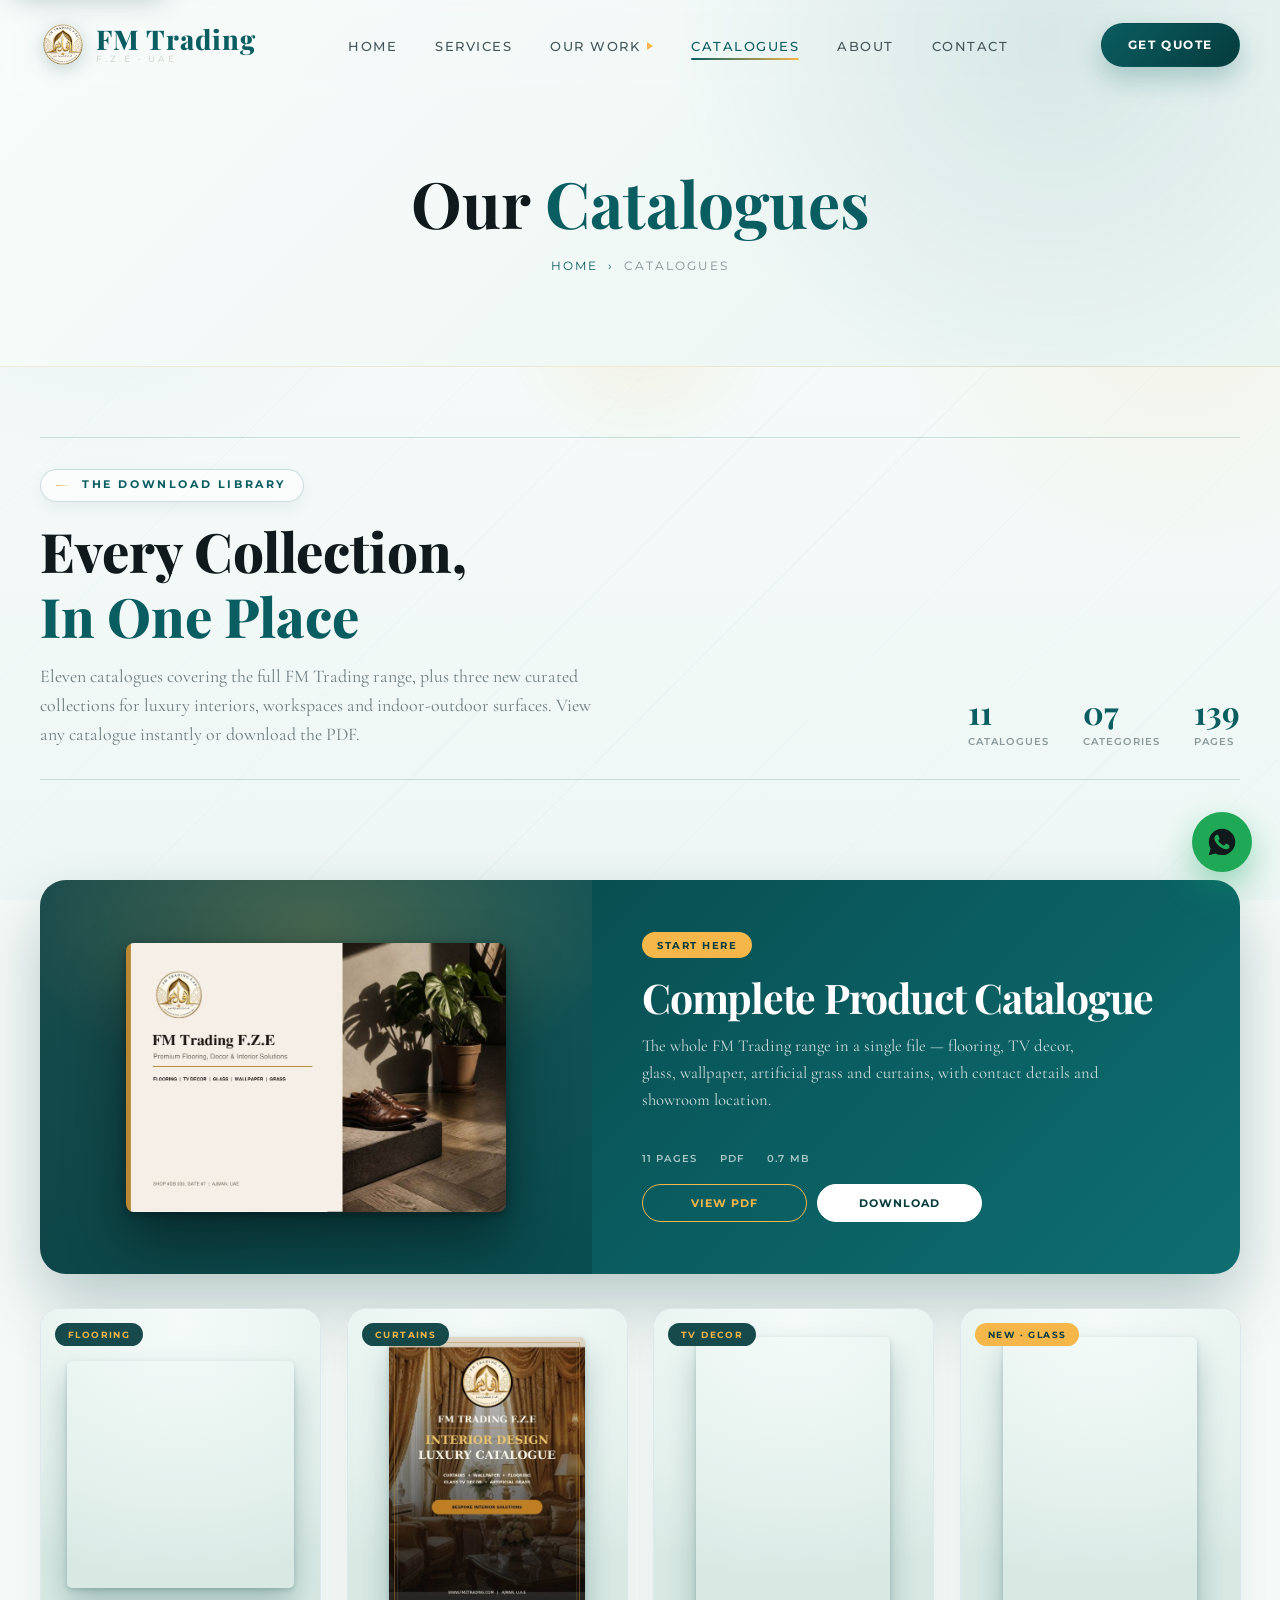
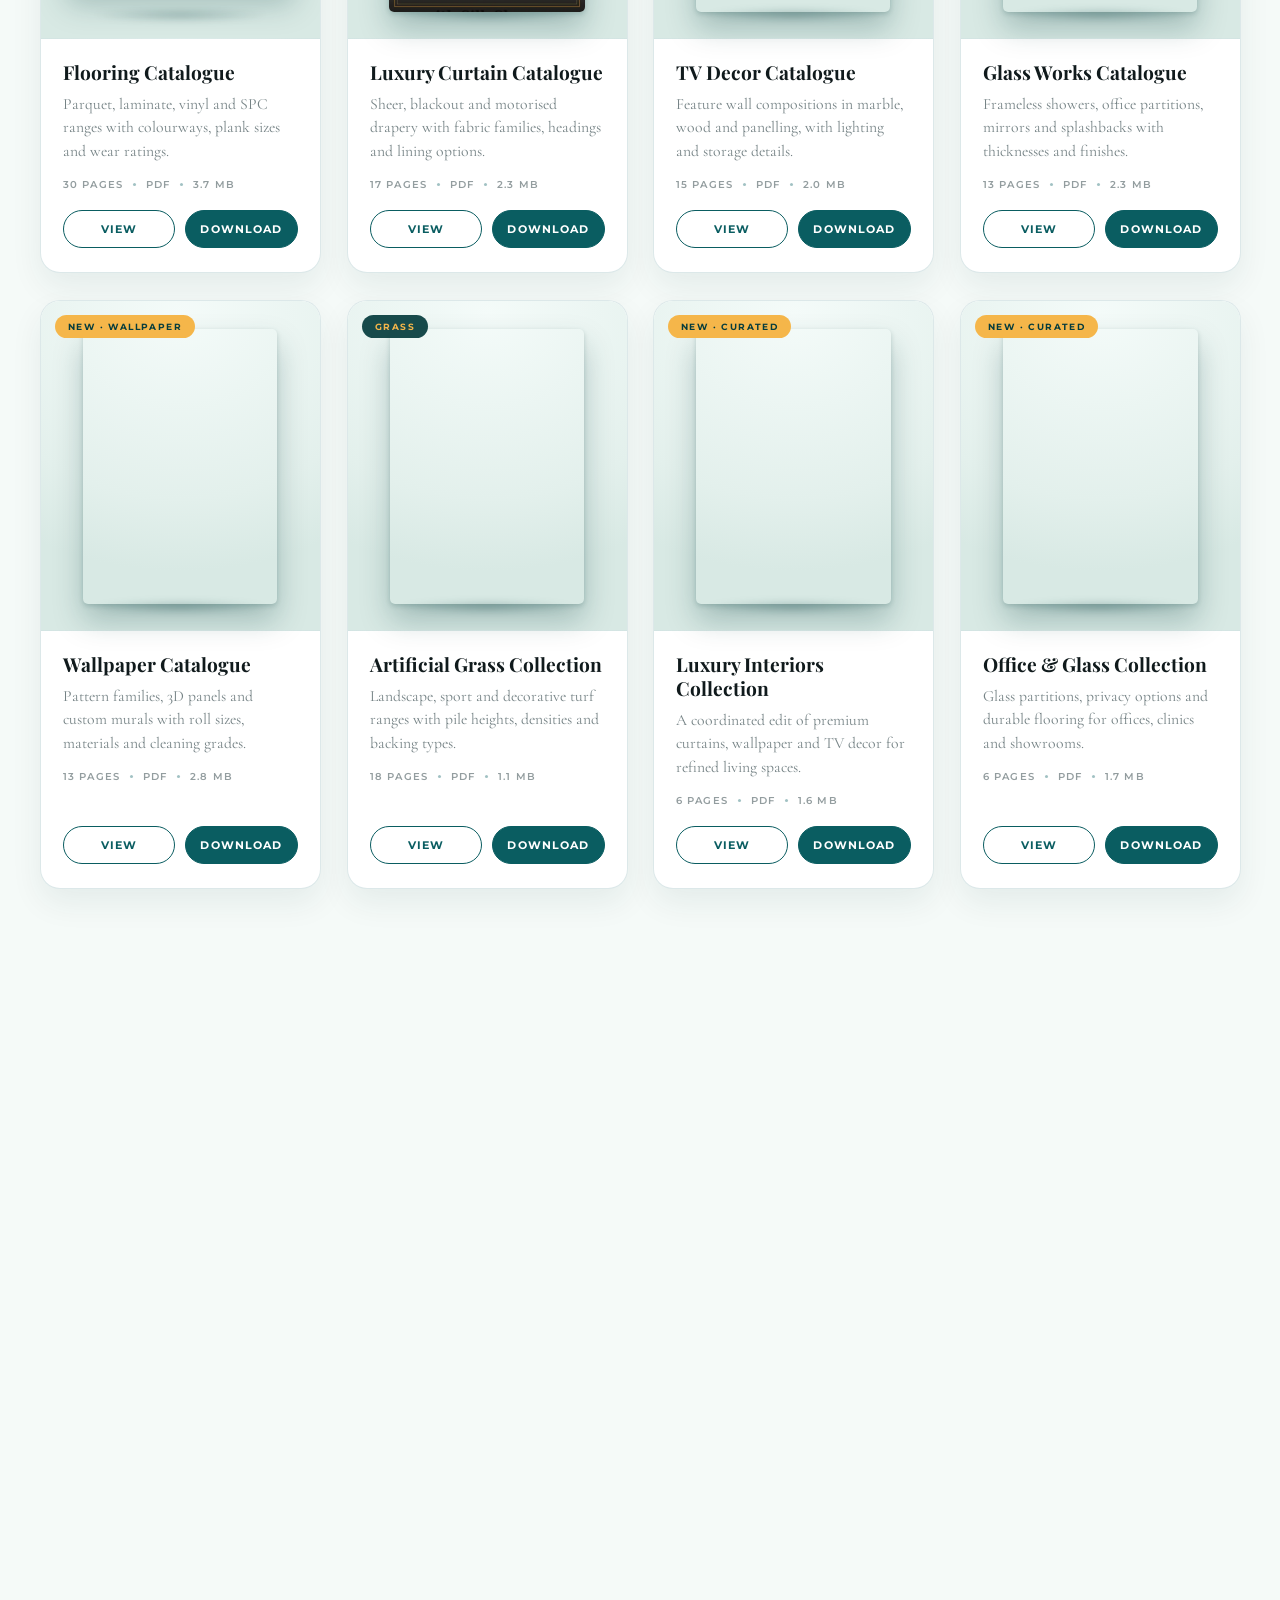
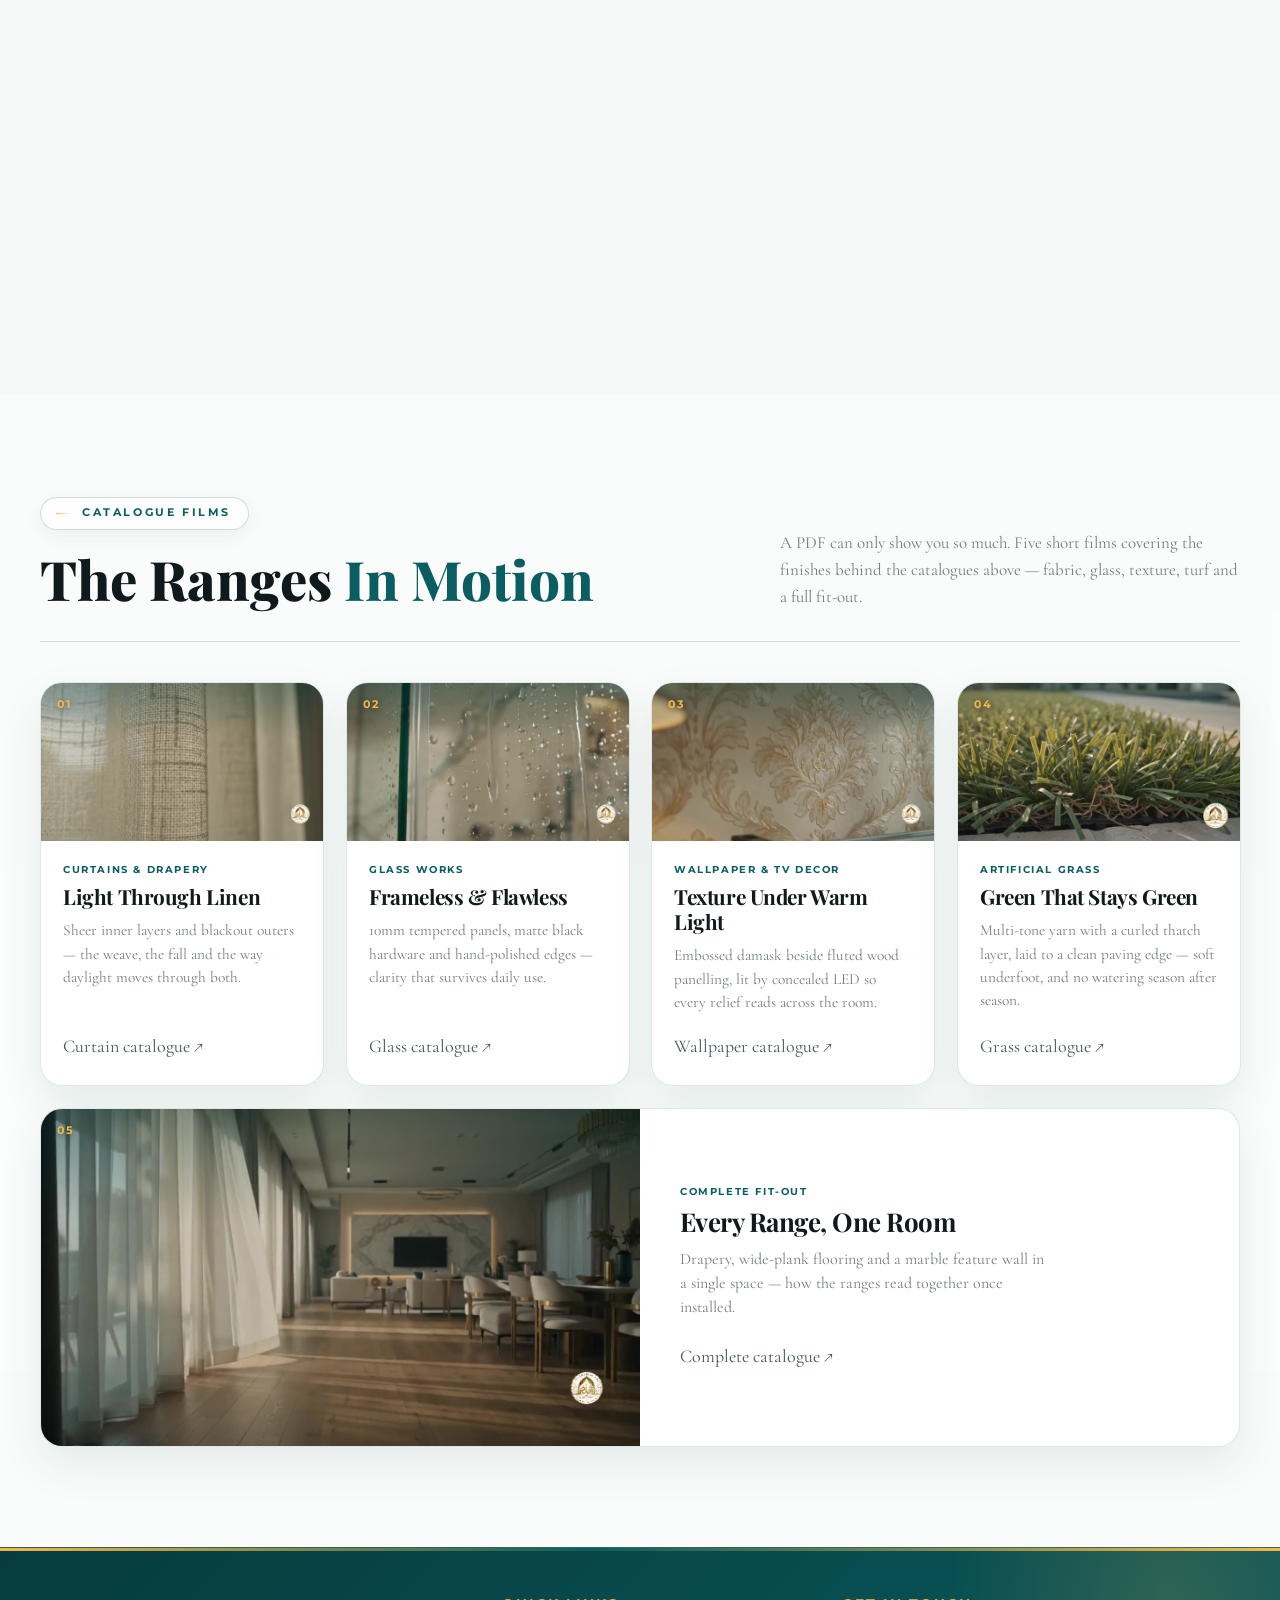
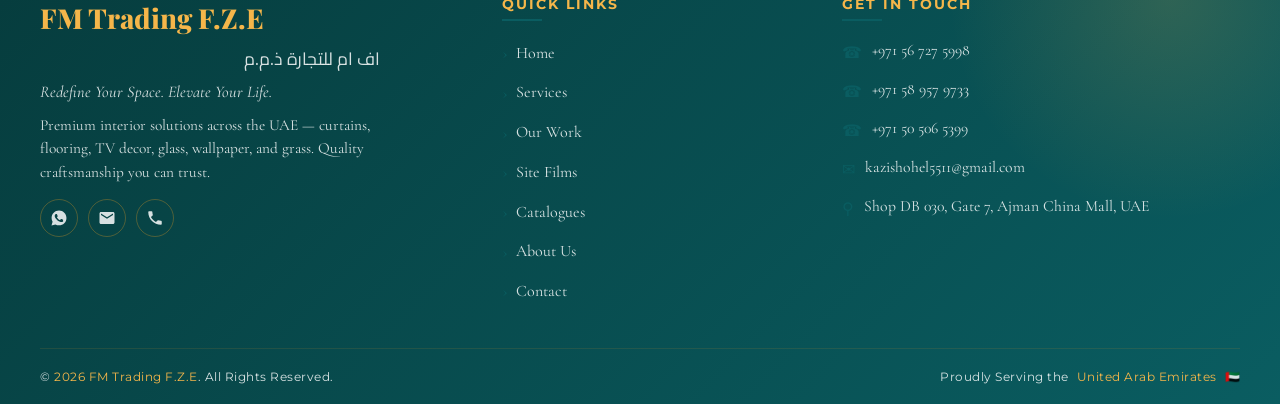
<file: catalog.html>
<!DOCTYPE html>
<html lang="en">
<head>
  <meta charset="UTF-8">
  <meta name="viewport" content="width=device-width, initial-scale=1.0">
  <meta name="description" content="Browse and download eleven FM Trading F.Z.E product catalogues, including curated luxury interior, office and outdoor collections.">
  <title>Catalogues | FM Trading F.Z.E</title>

  <link rel="canonical" href="https://omaar-x.github.io/FMZ-Trading-Website-Main/catalog.html">
  <meta name="theme-color" content="#0A5D61">
  <meta name="robots" content="index, follow">

  <!-- Link previews (WhatsApp, Facebook, X) -->
  <meta property="og:type" content="website">
  <meta property="og:site_name" content="FM Trading F.Z.E">
  <meta property="og:locale" content="en_AE">
  <meta property="og:url" content="https://omaar-x.github.io/FMZ-Trading-Website-Main/catalog.html">
  <meta property="og:title" content="Catalogues | FM Trading F.Z.E">
  <meta property="og:description" content="Browse and download eleven FM Trading F.Z.E product catalogues, including curated luxury interior, office and outdoor collections.">
  <meta property="og:image" content="https://omaar-x.github.io/FMZ-Trading-Website-Main/assets/Video/hero-interior-loop.jpg">
  <meta property="og:image:width" content="1280">
  <meta property="og:image:height" content="720">
  <meta property="og:image:alt" content="A finished FM Trading interior — sheer drapery, wide-plank flooring and a marble TV feature wall">
  <meta name="twitter:card" content="summary_large_image">

  <link rel="icon" type="image/svg+xml" href="assets/icons/favicon.svg">
  <link rel="preconnect" href="https://fonts.googleapis.com">
  <link rel="preconnect" href="https://fonts.gstatic.com" crossorigin>
  <link rel="stylesheet" href="https://fonts.googleapis.com/css2?family=Playfair+Display:wght@400;500;600;700;800;900&amp;family=Cormorant+Garamond:ital,wght@0,300;0,400;0,500;0,600;0,700;1,400;1,500&amp;family=Montserrat:wght@300;400;500;600;700;800&amp;family=Cairo:wght@400;500;600;700;800&amp;display=swap">
  <link rel="stylesheet" href="css/global.css">
  <link rel="stylesheet" href="css/navbar.css">
  <link rel="stylesheet" href="css/footer.css">
  <link rel="stylesheet" href="css/animations.css">
  <link rel="stylesheet" href="css/catalog.css">
  <link rel="stylesheet" href="css/premium.css">
  <link rel="stylesheet" href="css/reference-theme.css">
  <link rel="stylesheet" href="css/responsive.css">
  <link rel="stylesheet" href="css/refine.css">
  <link rel="stylesheet" href="css/mobile.css">
</head>
<body>

  <a class="skip-link" href="#main">Skip to content</a>


  <!-- ============ PRELOADER ============ -->
  <div class="preloader" id="preloader" aria-hidden="true"><span class="preloader-mark">FM</span></div>

  <!-- ============ NAVBAR ============ -->
  <nav id="navbar">
    <div class="nav-inner">
      <a href="index.html" class="nav-logo">
        <img src="assets/logo/logo.webp" alt="FM Trading F.Z.E logo" class="logo-mark-img">
        <span class="nav-logo-text">FM Trading<span class="logo-sub">F.Z.E · UAE</span></span>
      </a>
      <ul class="nav-links">
        <li><a href="index.html">Home</a></li>
        <li><a href="services.html">Services</a></li>
        <li><a href="gallery.html">Our Work<span class="nav-film-mark" aria-hidden="true"></span></a></li>
        <li><a href="catalog.html" class="active">Catalogues</a></li>
        <li><a href="about.html">About</a></li>
        <li><a href="contact.html">Contact</a></li>
      </ul>
      <div class="nav-cta">
        <a href="contact.html" class="btn btn-solid">Get Quote</a>
      </div>
      <button class="hamburger" id="hamburger" aria-label="Menu">
        <span></span><span></span><span></span>
      </button>
    </div>
  </nav>

  <div class="mobile-menu" id="mobileMenu">
    <a href="index.html">Home</a>
    <a href="services.html">Services</a>
    <a href="gallery.html">Our Work</a>
    <a href="gallery.html#films" class="mobile-sub-link">Site Films</a>
    <a href="catalog.html" class="active">Catalogues</a>
    <a href="about.html">About</a>
    <a href="contact.html">Contact</a>
    <a href="contact.html" class="btn btn-solid">Get Quote</a>
  </div>

  <main id="main" tabindex="-1">

  <!-- ============ PAGE HERO ============ -->
  <header class="page-hero">
    <div class="container">
      <h1>Our <span>Catalogues</span></h1>
      <p class="breadcrumb"><a href="index.html">Home</a><span>›</span>Catalogues</p>
    </div>
  </header>

  <!-- ============ INTRO ============ -->
  <section class="section-sm" style="padding-bottom:0;">
    <div class="container">
      <div class="cat-lede reveal">
        <div>
          <span class="section-label">The Download Library</span>
          <h2 class="section-title">Every Collection, <span>In One Place</span></h2>
          <p>Eleven catalogues covering the full FM Trading range, plus three new curated collections for luxury interiors, workspaces and indoor-outdoor surfaces. View any catalogue instantly or download the PDF.</p>
        </div>
        <div class="cat-stats">
          <div class="cat-stat"><strong>11</strong><span>Catalogues</span></div>
          <div class="cat-stat"><strong>07</strong><span>Categories</span></div>
          <div class="cat-stat"><strong>139</strong><span>Pages</span></div>
        </div>
      </div>
    </div>
  </section>

  <!-- ============ CATALOGUES ============ -->
  <section class="section" style="padding-top:0;">
    <div class="container">

      <!-- filter bar -->
      <div class="cat-toolbar reveal">
        <div class="cat-filters" id="catFilters" role="group" aria-label="Filter catalogues by range">
          <button type="button" class="cat-filter active" data-filter="all">All Catalogues</button>
          <button type="button" class="cat-filter" data-filter="flooring">Flooring</button>
          <button type="button" class="cat-filter" data-filter="curtains">Curtains</button>
          <button type="button" class="cat-filter" data-filter="tv-decor">TV Decor</button>
          <button type="button" class="cat-filter" data-filter="glass">Glass</button>
          <button type="button" class="cat-filter" data-filter="wallpaper">Wallpaper</button>
          <button type="button" class="cat-filter" data-filter="grass">Grass</button>
          <button type="button" class="cat-filter" data-filter="curated">Curated</button>
        </div>
        <p class="cat-count" id="catCount">Showing all 11 catalogues</p>
      </div>

      <!-- featured -->
      <article class="cat-featured reveal" data-cat="all">
        <div class="cat-featured-media">
          <img src="assets/images/catalog-thumbs/complete-product-catalogue-cover.jpg" alt="Cover of the FM Trading F.Z.E complete product catalogue" loading="lazy" decoding="async">
        </div>
        <div class="cat-featured-body">
          <span class="cat-featured-tag">Start Here</span>
          <h3>Complete Product Catalogue</h3>
          <p>The whole FM Trading range in a single file — flooring, TV decor, glass, wallpaper, artificial grass and curtains, with contact details and showroom location.</p>
          <ul class="cat-meta">
            <li>11 Pages</li>
            <li>PDF</li>
            <li>0.7 MB</li>
          </ul>
          <div class="cat-actions" style="max-width:340px;">
            <a href="assets/Catalogue/FM_Trading_Premium_item_Catalogue.pdf" target="_blank" rel="noopener" class="cat-btn cat-btn-view">View PDF</a>
            <a href="assets/Catalogue/FM_Trading_Premium_item_Catalogue.pdf" download="FM-Trading-Complete-Product-Catalogue.pdf" class="cat-btn cat-btn-dl">Download</a>
          </div>
        </div>
      </article>

      <!-- catalogue grid -->
      <div class="cat-grid" id="catGrid">

        <article class="cat-card reveal" data-cat="flooring">
          <div class="cat-stage">
            <span class="cat-badge">Flooring</span>
            <img src="assets/images/thumbs/catalog-thumbs/flooring-catalogue-cover-960.webp" alt="Cover of the FM Trading flooring catalogue" loading="lazy" decoding="async" srcset="assets/images/thumbs/catalog-thumbs/flooring-catalogue-cover-480.webp 480w, assets/images/thumbs/catalog-thumbs/flooring-catalogue-cover-960.webp 960w" sizes="(max-width: 600px) 92vw, 50vw">
          </div>
          <div class="cat-body">
            <h3>Flooring Catalogue</h3>
            <p class="cat-desc">Parquet, laminate, vinyl and SPC ranges with colourways, plank sizes and wear ratings.</p>
            <ul class="cat-meta"><li>30 Pages</li><li>PDF</li><li>3.7 MB</li></ul>
            <div class="cat-actions">
              <a href="assets/Catalogue/FM_Trading_Flooring_Catalogue_.pdf" target="_blank" rel="noopener" class="cat-btn cat-btn-view">View</a>
              <a href="assets/Catalogue/FM_Trading_Flooring_Catalogue_.pdf" download="FM-Trading-Flooring-Catalogue.pdf" class="cat-btn cat-btn-dl">Download</a>
            </div>
          </div>
        </article>

        <article class="cat-card reveal" data-cat="curtains">
          <div class="cat-stage">
            <span class="cat-badge">Curtains</span>
            <img src="assets/images/thumbs/catalog-thumbs/curtains-catalogue-cover-960.webp" alt="Cover of the FM Trading luxury curtain catalogue" loading="lazy" decoding="async" srcset="assets/images/thumbs/catalog-thumbs/curtains-catalogue-cover-480.webp 480w, assets/images/thumbs/catalog-thumbs/curtains-catalogue-cover-960.webp 960w" sizes="(max-width: 600px) 92vw, 50vw">
          </div>
          <div class="cat-body">
            <h3>Luxury Curtain Catalogue</h3>
            <p class="cat-desc">Sheer, blackout and motorised drapery with fabric families, headings and lining options.</p>
            <ul class="cat-meta"><li>17 Pages</li><li>PDF</li><li>2.3 MB</li></ul>
            <div class="cat-actions">
              <a href="assets/Catalogue/FM_Trading_Premium_Luxury_CURTAIN%20_Catalogue.pdf" target="_blank" rel="noopener" class="cat-btn cat-btn-view">View</a>
              <a href="assets/Catalogue/FM_Trading_Premium_Luxury_CURTAIN%20_Catalogue.pdf" download="FM-Trading-Curtain-Collection-Catalogue.pdf" class="cat-btn cat-btn-dl">Download</a>
            </div>
          </div>
        </article>

        <article class="cat-card reveal" data-cat="tv-decor">
          <div class="cat-stage">
            <span class="cat-badge">TV Decor</span>
            <img src="assets/images/catalog-thumbs/tv-decor-catalogue-cover.jpg" alt="Cover of the FM Trading TV decor catalogue" loading="lazy" decoding="async">
          </div>
          <div class="cat-body">
            <h3>TV Decor Catalogue</h3>
            <p class="cat-desc">Feature wall compositions in marble, wood and panelling, with lighting and storage details.</p>
            <ul class="cat-meta"><li>15 Pages</li><li>PDF</li><li>2.0 MB</li></ul>
            <div class="cat-actions">
              <a href="assets/Catalogue/FM_Trading_TV_Decor_Catalogue_.pdf" target="_blank" rel="noopener" class="cat-btn cat-btn-view">View</a>
              <a href="assets/Catalogue/FM_Trading_TV_Decor_Catalogue_.pdf" download="FM-Trading-TV-Decor-Catalogue.pdf" class="cat-btn cat-btn-dl">Download</a>
            </div>
          </div>
        </article>

        <article class="cat-card reveal" data-cat="glass">
          <div class="cat-stage">
            <span class="cat-badge cat-badge-new">New · Glass</span>
            <img src="assets/images/thumbs/catalog-thumbs/glass-catalogue-cover-960.webp" alt="Cover of the FM Trading glass works catalogue" loading="lazy" decoding="async" srcset="assets/images/thumbs/catalog-thumbs/glass-catalogue-cover-480.webp 480w, assets/images/thumbs/catalog-thumbs/glass-catalogue-cover-960.webp 960w" sizes="(max-width: 600px) 92vw, 50vw">
          </div>
          <div class="cat-body">
            <h3>Glass Works Catalogue</h3>
            <p class="cat-desc">Frameless showers, office partitions, mirrors and splashbacks with thicknesses and finishes.</p>
            <ul class="cat-meta"><li>13 Pages</li><li>PDF</li><li>2.3 MB</li></ul>
            <div class="cat-actions">
              <a href="assets/Catalogue/FM_Trading_Glass_Works_Catalogue.pdf" target="_blank" rel="noopener" class="cat-btn cat-btn-view">View</a>
              <a href="assets/Catalogue/FM_Trading_Glass_Works_Catalogue.pdf" download="FM-Trading-Glass-Works-Catalogue.pdf" class="cat-btn cat-btn-dl">Download</a>
            </div>
          </div>
        </article>

        <article class="cat-card reveal" data-cat="wallpaper">
          <div class="cat-stage">
            <span class="cat-badge cat-badge-new">New · Wallpaper</span>
            <img src="assets/images/thumbs/catalog-thumbs/wallpaper-catalogue-cover-960.webp" alt="Cover of the FM Trading wallpaper catalogue" loading="lazy" decoding="async" srcset="assets/images/thumbs/catalog-thumbs/wallpaper-catalogue-cover-480.webp 480w, assets/images/thumbs/catalog-thumbs/wallpaper-catalogue-cover-960.webp 960w" sizes="(max-width: 600px) 92vw, 50vw">
          </div>
          <div class="cat-body">
            <h3>Wallpaper Catalogue</h3>
            <p class="cat-desc">Pattern families, 3D panels and custom murals with roll sizes, materials and cleaning grades.</p>
            <ul class="cat-meta"><li>13 Pages</li><li>PDF</li><li>2.8 MB</li></ul>
            <div class="cat-actions">
              <a href="assets/Catalogue/FM_Trading_Wallpaper_Catalogue.pdf" target="_blank" rel="noopener" class="cat-btn cat-btn-view">View</a>
              <a href="assets/Catalogue/FM_Trading_Wallpaper_Catalogue.pdf" download="FM-Trading-Wallpaper-Catalogue.pdf" class="cat-btn cat-btn-dl">Download</a>
            </div>
          </div>
        </article>

        <article class="cat-card reveal" data-cat="grass">
          <div class="cat-stage">
            <span class="cat-badge">Grass</span>
            <img src="assets/images/thumbs/catalog-thumbs/artificial-grass-collection-catalogue-cover-960.webp" alt="Cover of the FM Trading artificial grass collection catalogue" loading="lazy" decoding="async" srcset="assets/images/thumbs/catalog-thumbs/artificial-grass-collection-catalogue-cover-480.webp 480w, assets/images/thumbs/catalog-thumbs/artificial-grass-collection-catalogue-cover-960.webp 960w" sizes="(max-width: 600px) 92vw, 50vw">
          </div>
          <div class="cat-body">
            <h3>Artificial Grass Collection</h3>
            <p class="cat-desc">Landscape, sport and decorative turf ranges with pile heights, densities and backing types.</p>
            <ul class="cat-meta"><li>18 Pages</li><li>PDF</li><li>1.1 MB</li></ul>
            <div class="cat-actions">
              <a href="assets/Catalogue/FM_Trading_Artificial_Grass_Premium_Catalogue.pdf" target="_blank" rel="noopener" class="cat-btn cat-btn-view">View</a>
              <a href="assets/Catalogue/FM_Trading_Artificial_Grass_Premium_Catalogue.pdf" download="FM-Trading-Artificial-Grass-Collection-Catalogue.pdf" class="cat-btn cat-btn-dl">Download</a>
            </div>
          </div>
        </article>

        <article class="cat-card reveal" data-cat="curated">
          <div class="cat-stage">
            <span class="cat-badge cat-badge-new">New · Curated</span>
            <img src="assets/images/thumbs/catalog-thumbs/luxury-interiors-collection-cover-960.webp" alt="Cover of the FM Trading luxury interiors collection" loading="lazy" decoding="async" srcset="assets/images/thumbs/catalog-thumbs/luxury-interiors-collection-cover-480.webp 480w, assets/images/thumbs/catalog-thumbs/luxury-interiors-collection-cover-960.webp 960w" sizes="(max-width: 600px) 92vw, 50vw">
          </div>
          <div class="cat-body">
            <h3>Luxury Interiors Collection</h3>
            <p class="cat-desc">A coordinated edit of premium curtains, wallpaper and TV decor for refined living spaces.</p>
            <ul class="cat-meta"><li>6 Pages</li><li>PDF</li><li>1.6 MB</li></ul>
            <div class="cat-actions">
              <a href="output/pdf/FM-Trading-Luxury-Interiors-Collection.pdf" target="_blank" rel="noopener" class="cat-btn cat-btn-view">View</a>
              <a href="output/pdf/FM-Trading-Luxury-Interiors-Collection.pdf" download class="cat-btn cat-btn-dl">Download</a>
            </div>
          </div>
        </article>

        <article class="cat-card reveal" data-cat="curated">
          <div class="cat-stage">
            <span class="cat-badge cat-badge-new">New · Curated</span>
            <img src="assets/images/thumbs/catalog-thumbs/office-glass-collection-cover-960.webp" alt="Cover of the FM Trading office and glass collection" loading="lazy" decoding="async" srcset="assets/images/thumbs/catalog-thumbs/office-glass-collection-cover-480.webp 480w, assets/images/thumbs/catalog-thumbs/office-glass-collection-cover-960.webp 960w" sizes="(max-width: 600px) 92vw, 50vw">
          </div>
          <div class="cat-body">
            <h3>Office &amp; Glass Collection</h3>
            <p class="cat-desc">Glass partitions, privacy options and durable flooring for offices, clinics and showrooms.</p>
            <ul class="cat-meta"><li>6 Pages</li><li>PDF</li><li>1.7 MB</li></ul>
            <div class="cat-actions">
              <a href="output/pdf/FM-Trading-Office-and-Glass-Collection.pdf" target="_blank" rel="noopener" class="cat-btn cat-btn-view">View</a>
              <a href="output/pdf/FM-Trading-Office-and-Glass-Collection.pdf" download class="cat-btn cat-btn-dl">Download</a>
            </div>
          </div>
        </article>

        <article class="cat-card reveal" data-cat="curated">
          <div class="cat-stage">
            <span class="cat-badge cat-badge-new">New · Curated</span>
            <img src="assets/images/thumbs/catalog-thumbs/outdoor-flooring-collection-cover-960.webp" alt="Cover of the FM Trading outdoor and flooring collection" loading="lazy" decoding="async" srcset="assets/images/thumbs/catalog-thumbs/outdoor-flooring-collection-cover-480.webp 480w, assets/images/thumbs/catalog-thumbs/outdoor-flooring-collection-cover-960.webp 960w" sizes="(max-width: 600px) 92vw, 50vw">
          </div>
          <div class="cat-body">
            <h3>Outdoor &amp; Flooring Collection</h3>
            <p class="cat-desc">Artificial grass and indoor flooring selected for terraces, balconies, homes and commercial spaces.</p>
            <ul class="cat-meta"><li>6 Pages</li><li>PDF</li><li>2.3 MB</li></ul>
            <div class="cat-actions">
              <a href="output/pdf/FM-Trading-Outdoor-and-Flooring-Collection.pdf" target="_blank" rel="noopener" class="cat-btn cat-btn-view">View</a>
              <a href="output/pdf/FM-Trading-Outdoor-and-Flooring-Collection.pdf" download class="cat-btn cat-btn-dl">Download</a>
            </div>
          </div>
        </article>

        <article class="cat-card reveal" data-cat="grass">
          <div class="cat-stage">
            <span class="cat-badge">Grass</span>
            <img src="assets/images/thumbs/catalog-thumbs/5g-artificial-grass-catalogue-cover-960.webp" alt="Cover of the FM Trading 5G artificial grass catalogue" loading="lazy" decoding="async" srcset="assets/images/thumbs/catalog-thumbs/5g-artificial-grass-catalogue-cover-480.webp 480w, assets/images/thumbs/catalog-thumbs/5g-artificial-grass-catalogue-cover-960.webp 960w" sizes="(max-width: 600px) 92vw, 50vw">
          </div>
          <div class="cat-body">
            <h3>5G Artificial Grass Catalogue</h3>
            <p class="cat-desc">The ZK 5G premium turf line — yarn structure, colourways and recommended applications.</p>
            <ul class="cat-meta"><li>4 Pages</li><li>PDF</li><li>0.5 MB</li></ul>
            <div class="cat-actions">
              <a href="assets/Catalogue/FMZ_Trading_Premium_Artificial_Grass_Catalogue.pdf" target="_blank" rel="noopener" class="cat-btn cat-btn-view">View</a>
              <a href="assets/Catalogue/FMZ_Trading_Premium_Artificial_Grass_Catalogue.pdf" download="FM-Trading-5G-Artificial-Grass-Catalogue.pdf" class="cat-btn cat-btn-dl">Download</a>
            </div>
          </div>
        </article>

      </div>

      <!-- ============ CTA ============ -->
      <div class="catalog-cta reveal">
        <h3>Need A Physical Sample?</h3>
        <p>Visit our showroom at Ajman China Mall to see and feel the finishes in person, or chat with us for personalized advice on the right pick for your space.</p>
        <div class="btn-actions">
          <a href="https://wa.me/971567275998" target="_blank" rel="noopener" class="btn btn-wa btn-lg">Chat on WhatsApp</a>
          <a href="contact.html" class="btn btn-lg">Visit Showroom</a>
        </div>
      </div>

    </div>
  </section>

  <!-- ============ FILMS ============ -->
  <section class="section motion-section" id="films">
    <div class="container">
      <div class="motion-head">
        <div class="reveal">
          <span class="section-label">Catalogue Films</span>
          <h2 class="section-title">The Ranges <span>In Motion</span></h2>
        </div>
        <p class="reveal">A PDF can only show you so much. Five short films covering the finishes behind the catalogues above — fabric, glass, texture, turf and a full fit-out.</p>
      </div>

      <div class="motion-grid">
        <article class="motion-card reveal reveal-delay-1">
          <div class="motion-media">
            <video class="js-autoplay" muted loop playsinline preload="none"
                   poster="assets/Video/curtains-drapery.jpg" aria-label="Sheer linen drapery moving in daylight">
              <source src="assets/Video/curtains-drapery.mp4" type="video/mp4">
            </video>
            <span class="motion-index">01</span>
          </div>
          <div class="motion-body">
            <span class="motion-tag">Curtains &amp; Drapery</span>
            <h3>Light Through Linen</h3>
            <p>Sheer inner layers and blackout outers — the weave, the fall and the way daylight moves through both.</p>
            <a href="assets/Catalogue/FM_Trading_Premium_Luxury_CURTAIN%20_Catalogue.pdf" target="_blank" rel="noopener" class="text-link">Curtain catalogue <span>↗</span></a>
          </div>
        </article>

        <article class="motion-card reveal reveal-delay-2">
          <div class="motion-media">
            <video class="js-autoplay" muted loop playsinline preload="none"
                   poster="assets/Video/glass-works.jpg" aria-label="Frameless glass shower enclosure in a marble bathroom">
              <source src="assets/Video/glass-works.mp4" type="video/mp4">
            </video>
            <span class="motion-index">02</span>
          </div>
          <div class="motion-body">
            <span class="motion-tag">Glass Works</span>
            <h3>Frameless &amp; Flawless</h3>
            <p>10mm tempered panels, matte black hardware and hand-polished edges — clarity that survives daily use.</p>
            <a href="assets/Catalogue/FM_Trading_Glass_Works_Catalogue.pdf" target="_blank" rel="noopener" class="text-link">Glass catalogue <span>↗</span></a>
          </div>
        </article>

        <article class="motion-card reveal reveal-delay-3">
          <div class="motion-media">
            <video class="js-autoplay" muted loop playsinline preload="none"
                   poster="assets/Video/wallpaper-tv-wall.jpg" aria-label="Embossed damask wallpaper beside a fluted wood TV feature wall">
              <source src="assets/Video/wallpaper-tv-wall.mp4" type="video/mp4">
            </video>
            <span class="motion-index">03</span>
          </div>
          <div class="motion-body">
            <span class="motion-tag">Wallpaper &amp; TV Decor</span>
            <h3>Texture Under Warm Light</h3>
            <p>Embossed damask beside fluted wood panelling, lit by concealed LED so every relief reads across the room.</p>
            <a href="assets/Catalogue/FM_Trading_Wallpaper_Catalogue.pdf" target="_blank" rel="noopener" class="text-link">Wallpaper catalogue <span>↗</span></a>
          </div>
        </article>

        <article class="motion-card reveal reveal-delay-4">
          <div class="motion-media">
            <video class="js-autoplay" muted loop playsinline preload="none"
                   poster="assets/Video/artificial-grass.jpg" aria-label="Close-up of premium artificial grass blades beside a stone paving edge in low sunlight">
              <source src="assets/Video/artificial-grass.mp4" type="video/mp4">
            </video>
            <span class="motion-index">04</span>
          </div>
          <div class="motion-body">
            <span class="motion-tag">Artificial Grass</span>
            <h3>Green That Stays Green</h3>
            <p>Multi-tone yarn with a curled thatch layer, laid to a clean paving edge — soft underfoot, and no watering season after season.</p>
            <a href="assets/Catalogue/FM_Trading_Artificial_Grass_Premium_Catalogue.pdf" target="_blank" rel="noopener" class="text-link">Grass catalogue <span>↗</span></a>
          </div>
        </article>

        <article class="motion-card motion-card-wide reveal reveal-delay-5">
          <div class="motion-media">
            <video class="js-autoplay" muted loop playsinline preload="none"
                   poster="assets/Video/hero-interior-loop.jpg" aria-label="Walk-through of a finished living space with sheer curtains, wood flooring and a marble TV wall">
              <source src="assets/Video/hero-interior-loop.mp4" type="video/mp4">
            </video>
            <span class="motion-index">05</span>
          </div>
          <div class="motion-body">
            <span class="motion-tag">Complete Fit-Out</span>
            <h3>Every Range, One Room</h3>
            <p>Drapery, wide-plank flooring and a marble feature wall in a single space — how the ranges read together once installed.</p>
            <a href="assets/Catalogue/FM_Trading_Premium_item_Catalogue.pdf" target="_blank" rel="noopener" class="text-link">Complete catalogue <span>↗</span></a>
          </div>
        </article>
      </div>
    </div>
  </section>

  </main>

  <!-- ============ FOOTER ============ -->
  <footer class="footer">
    <div class="container">
      <div class="footer-grid">
        <div class="footer-brand">
          <div class="footer-logo">FM Trading F.Z.E</div>
          <p class="footer-arabic">اف ام للتجارة ذ.م.م</p>
          <p class="footer-slogan">Redefine Your Space. Elevate Your Life.</p>
          <p>Premium interior solutions across the UAE — curtains, flooring, TV decor, glass, wallpaper, and grass. Quality craftsmanship you can trust.</p>
          <div class="footer-socials">
            <a href="https://wa.me/971567275998" target="_blank" rel="noopener" aria-label="WhatsApp">
              <svg viewBox="0 0 24 24"><path d="M12.04 2C6.58 2 2.13 6.45 2.13 11.91c0 1.75.46 3.45 1.32 4.95L2 22l5.25-1.38c1.45.79 3.08 1.21 4.79 1.21 5.46 0 9.91-4.45 9.91-9.91C21.95 6.45 17.5 2 12.04 2zm5.8 14.03c-.24.68-1.4 1.3-1.94 1.38-.5.07-1.13.1-1.82-.11-.42-.13-.96-.31-1.65-.61-2.9-1.25-4.79-4.17-4.94-4.36-.14-.19-1.18-1.57-1.18-2.99s.75-2.12 1.01-2.41c.26-.29.57-.36.76-.36.19 0 .38.002.55.01.18.008.42-.067.65.5.24.58.82 2 .89 2.15.07.14.12.31.02.5-.09.19-.14.31-.28.48-.14.17-.29.38-.42.51-.14.14-.28.29-.12.57.16.28.71 1.17 1.53 1.9 1.05.94 1.94 1.23 2.22 1.37.28.14.44.12.6-.07.16-.19.69-.8.87-1.08.18-.28.36-.23.6-.14.24.09 1.53.72 1.79.85.26.13.43.19.5.3.06.11.06.65-.18 1.33z"/></svg>
            </a>
            <a href="mailto:kazishohel5511@gmail.com" aria-label="Email">
              <svg viewBox="0 0 24 24"><path d="M20 4H4c-1.1 0-1.99.9-1.99 2L2 18c0 1.1.9 2 2 2h16c1.1 0 2-.9 2-2V6c0-1.1-.9-2-2-2zm0 4l-8 5-8-5V6l8 5 8-5v2z"/></svg>
            </a>
            <a href="tel:+971567275998" aria-label="Phone">
              <svg viewBox="0 0 24 24"><path d="M6.62 10.79c1.44 2.83 3.76 5.14 6.59 6.59l2.2-2.2c.27-.27.67-.36 1.02-.24 1.12.37 2.33.57 3.57.57.55 0 1 .45 1 1V20c0 .55-.45 1-1 1-9.39 0-17-7.61-17-17 0-.55.45-1 1-1h3.5c.55 0 1 .45 1 1 0 1.25.2 2.45.57 3.57.11.35.03.74-.25 1.02l-2.2 2.2z"/></svg>
            </a>
          </div>
        </div>

        <div class="footer-col">
          <h4>Quick Links</h4>
          <ul class="footer-links">
            <li><a href="index.html">Home</a></li>
            <li><a href="services.html">Services</a></li>
            <li><a href="gallery.html">Our Work</a></li>
            <li><a href="gallery.html#films">Site Films</a></li>
            <li><a href="catalog.html">Catalogues</a></li>
            <li><a href="about.html">About Us</a></li>
            <li><a href="contact.html">Contact</a></li>
          </ul>
        </div>

        <div class="footer-col">
          <h4>Get In Touch</h4>
          <ul class="footer-contact">
            <li><span class="fc-icon">&#9742;</span><a href="tel:+971567275998">+971 56 727 5998</a></li>
            <li><span class="fc-icon">&#9742;</span><a href="tel:+971589579733">+971 58 957 9733</a></li>
            <li><span class="fc-icon">&#9742;</span><a href="tel:+971505065399">+971 50 506 5399</a></li>
            <li><span class="fc-icon">&#9993;</span><a href="mailto:kazishohel5511@gmail.com">kazishohel5511@gmail.com</a></li>
            <li><span class="fc-icon">&#9906;</span>Shop DB 030, Gate 7, Ajman China Mall, UAE</li>
          </ul>
        </div>
      </div>

      <div class="footer-bottom">
        <p>&copy; <span class="current-year">2026</span> <span>FM Trading F.Z.E</span>. All Rights Reserved.</p>
        <p class="uae-text">Proudly Serving the <span>United Arab Emirates</span> &#127462;&#127466;</p>
      </div>
    </div>
  </footer>

  <!-- ============ FLOATING BUTTONS ============ -->
  <a href="https://wa.me/971567275998" target="_blank" rel="noopener" class="float-wa" aria-label="WhatsApp">
    <svg viewBox="0 0 24 24"><path d="M12.04 2C6.58 2 2.13 6.45 2.13 11.91c0 1.75.46 3.45 1.32 4.95L2 22l5.25-1.38c1.45.79 3.08 1.21 4.79 1.21 5.46 0 9.91-4.45 9.91-9.91C21.95 6.45 17.5 2 12.04 2zm5.8 14.03c-.24.68-1.4 1.3-1.94 1.38-.5.07-1.13.1-1.82-.11-.42-.13-.96-.31-1.65-.61-2.9-1.25-4.79-4.17-4.94-4.36-.14-.19-1.18-1.57-1.18-2.99s.75-2.12 1.01-2.41c.26-.29.57-.36.76-.36.19 0 .38.002.55.01.18.008.42-.067.65.5.24.58.82 2 .89 2.15.07.14.12.31.02.5-.09.19-.14.31-.28.48-.14.17-.29.38-.42.51-.14.14-.28.29-.12.57.16.28.71 1.17 1.53 1.9 1.05.94 1.94 1.23 2.22 1.37.28.14.44.12.6-.07.16-.19.69-.8.87-1.08.18-.28.36-.23.6-.14.24.09 1.53.72 1.79.85.26.13.43.19.5.3.06.11.06.65-.18 1.33z"/></svg>
  </a>
  <button class="scroll-top" id="scrollTop" aria-label="Scroll to top">&#8593;</button>

  <!-- ============ SCRIPTS ============ -->
  <script src="js/main.js"></script>
  <script src="js/navbar.js"></script>
  <script src="js/animations.js"></script>
  <script src="js/catalog.js"></script>
  <script src="js/video.js"></script>
  <script src="js/premium.js"></script>
</body>
</html>
</file>
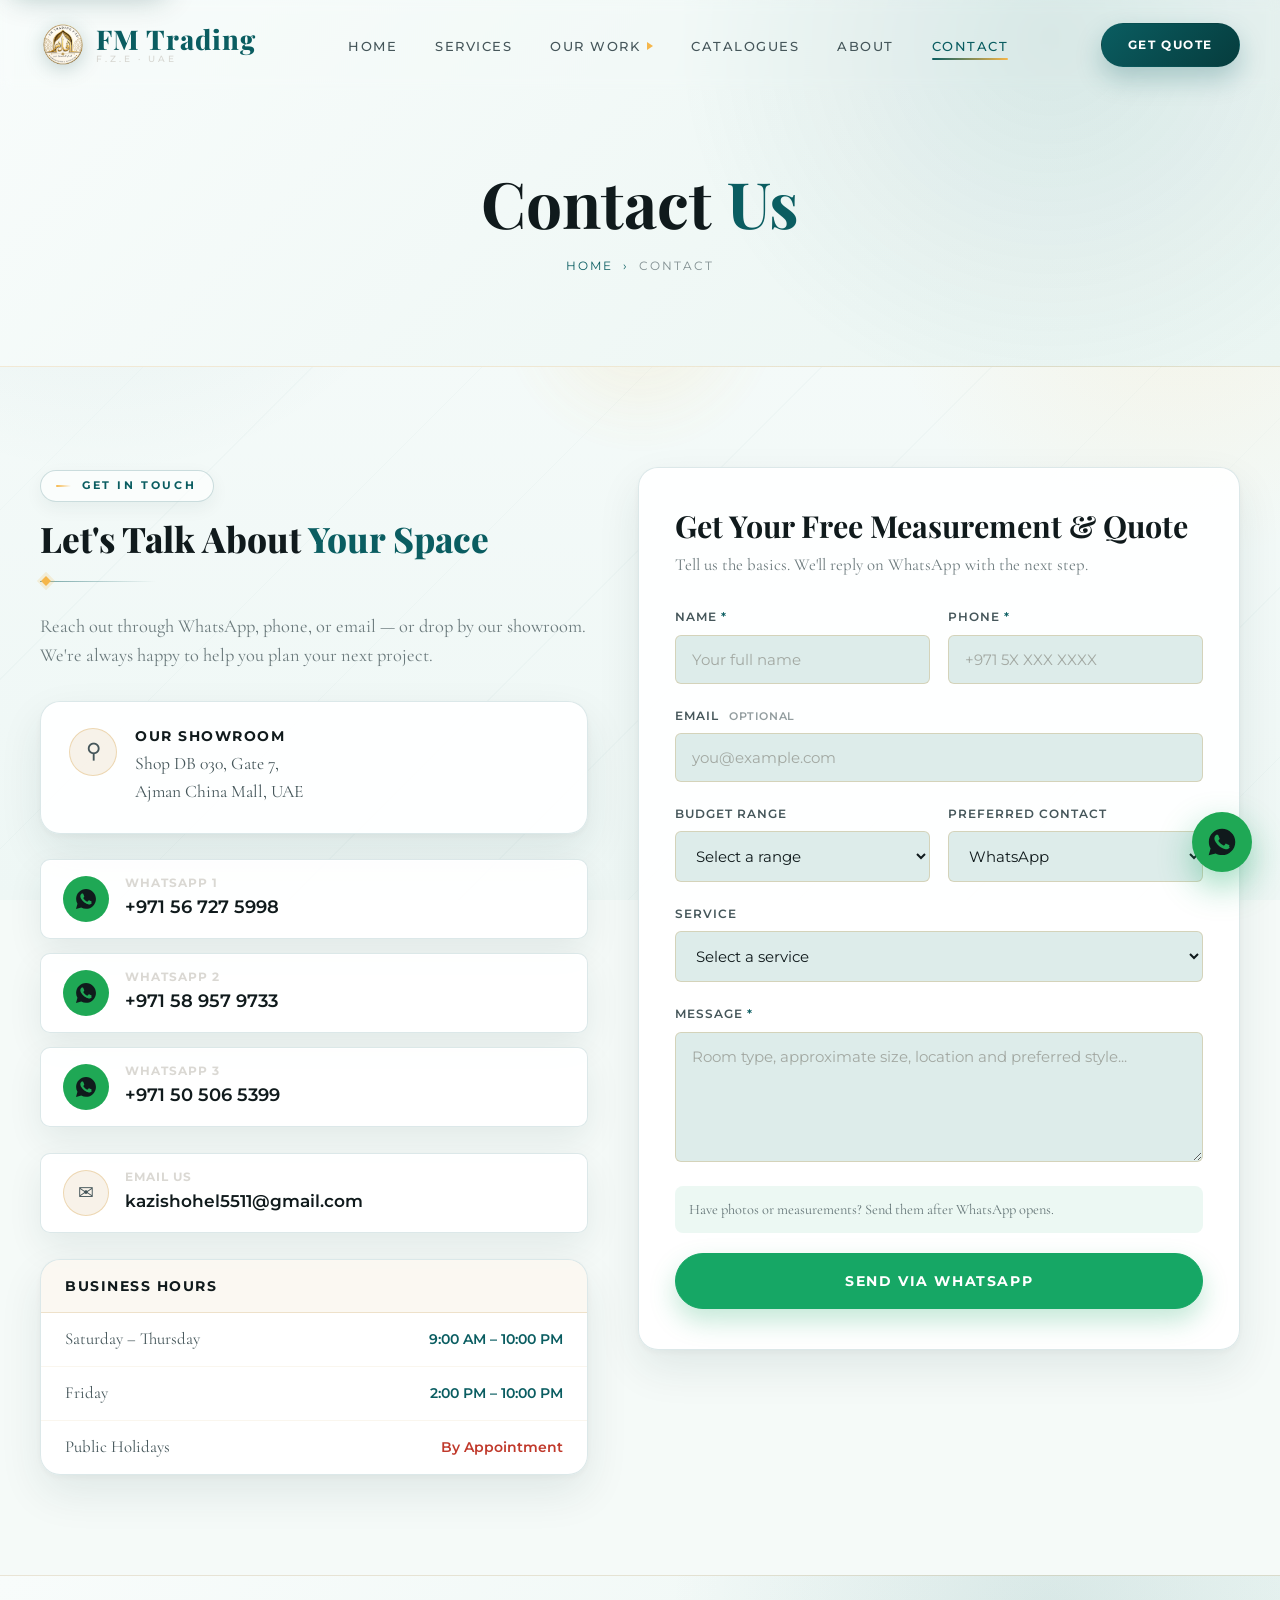
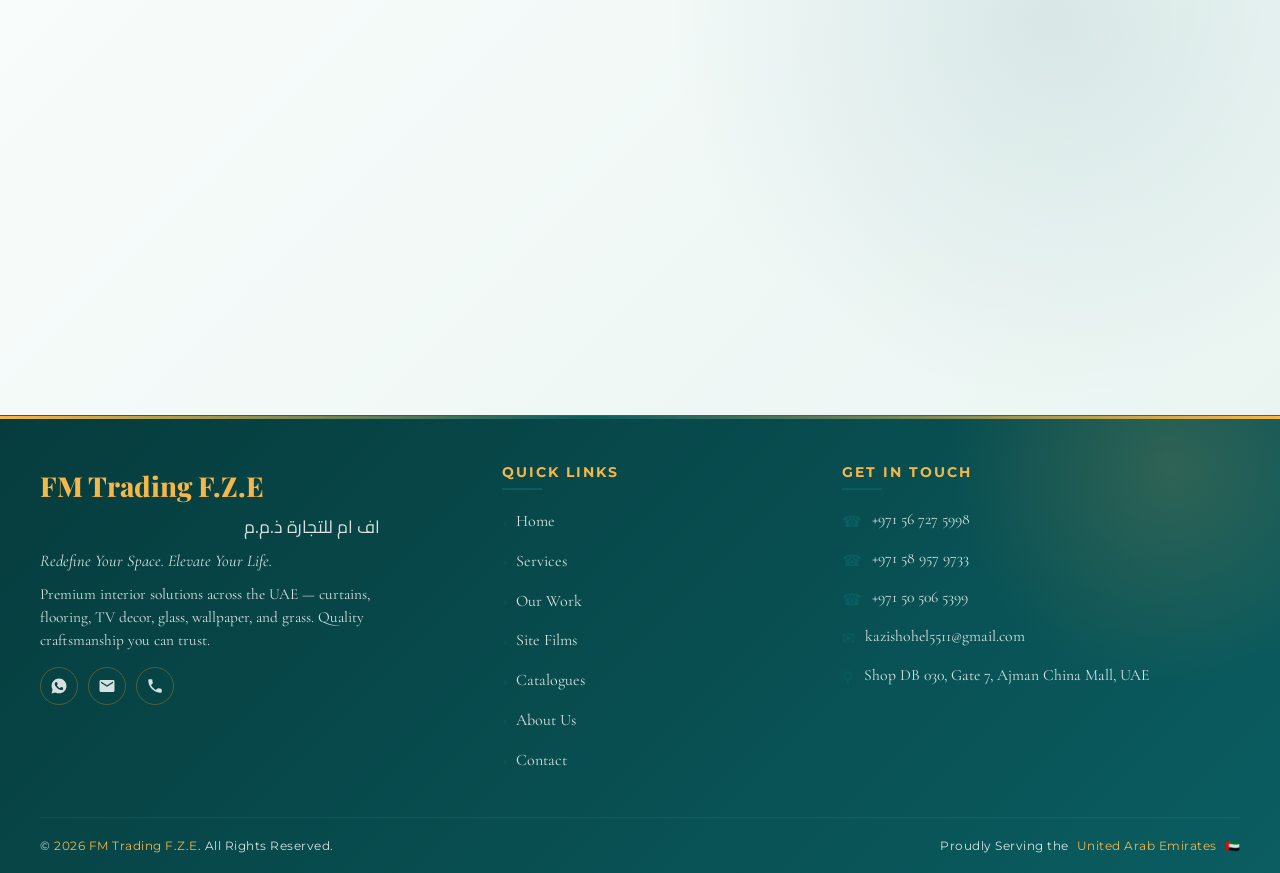
<file: contact.html>
<!DOCTYPE html>
<html lang="en">
<head>
  <meta charset="UTF-8">
  <meta name="viewport" content="width=device-width, initial-scale=1.0">
  <meta name="description" content="Contact FM Trading F.Z.E — WhatsApp, phone, email, and showroom at Shop DB 030, Gate 7, Ajman China Mall, UAE.">
  <title>Contact Us | FM Trading F.Z.E</title>

  <link rel="canonical" href="https://omaar-x.github.io/FMZ-Trading-Website-Main/contact.html">
  <meta name="theme-color" content="#0A5D61">
  <meta name="robots" content="index, follow">

  <!-- Link previews (WhatsApp, Facebook, X) -->
  <meta property="og:type" content="website">
  <meta property="og:site_name" content="FM Trading F.Z.E">
  <meta property="og:locale" content="en_AE">
  <meta property="og:url" content="https://omaar-x.github.io/FMZ-Trading-Website-Main/contact.html">
  <meta property="og:title" content="Contact Us | FM Trading F.Z.E">
  <meta property="og:description" content="Contact FM Trading F.Z.E — WhatsApp, phone, email, and showroom at Shop DB 030, Gate 7, Ajman China Mall, UAE.">
  <meta property="og:image" content="https://omaar-x.github.io/FMZ-Trading-Website-Main/assets/Video/hero-interior-loop.jpg">
  <meta property="og:image:width" content="1280">
  <meta property="og:image:height" content="720">
  <meta property="og:image:alt" content="A finished FM Trading interior — sheer drapery, wide-plank flooring and a marble TV feature wall">
  <meta name="twitter:card" content="summary_large_image">

  <link rel="icon" type="image/svg+xml" href="assets/icons/favicon.svg">
  <link rel="preconnect" href="https://fonts.googleapis.com">
  <link rel="preconnect" href="https://fonts.gstatic.com" crossorigin>
  <link rel="stylesheet" href="https://fonts.googleapis.com/css2?family=Playfair+Display:wght@400;500;600;700;800;900&amp;family=Cormorant+Garamond:ital,wght@0,300;0,400;0,500;0,600;0,700;1,400;1,500&amp;family=Montserrat:wght@300;400;500;600;700;800&amp;family=Cairo:wght@400;500;600;700;800&amp;display=swap">
  <link rel="stylesheet" href="css/global.css">
  <link rel="stylesheet" href="css/navbar.css">
  <link rel="stylesheet" href="css/footer.css">
  <link rel="stylesheet" href="css/animations.css">
  <link rel="stylesheet" href="css/contact.css">
  <link rel="stylesheet" href="css/premium.css">
  <link rel="stylesheet" href="css/reference-theme.css">
  <link rel="stylesheet" href="css/responsive.css">
  <link rel="stylesheet" href="css/refine.css">
  <link rel="stylesheet" href="css/mobile.css">
</head>
<body>

  <a class="skip-link" href="#main">Skip to content</a>


  <!-- ============ PRELOADER ============ -->
  <div class="preloader" id="preloader" aria-hidden="true"><span class="preloader-mark">FM</span></div>

  <!-- ============ NAVBAR ============ -->
  <nav id="navbar">
    <div class="nav-inner">
      <a href="index.html" class="nav-logo">
        <img src="assets/logo/logo.webp" alt="FM Trading F.Z.E logo" class="logo-mark-img">
        <span class="nav-logo-text">FM Trading<span class="logo-sub">F.Z.E · UAE</span></span>
      </a>
      <ul class="nav-links">
        <li><a href="index.html">Home</a></li>
        <li><a href="services.html">Services</a></li>
        <li><a href="gallery.html">Our Work<span class="nav-film-mark" aria-hidden="true"></span></a></li>
        <li><a href="catalog.html">Catalogues</a></li>
        <li><a href="about.html">About</a></li>
        <li><a href="contact.html" class="active">Contact</a></li>
      </ul>
      <div class="nav-cta">
        <a href="contact.html" class="btn btn-solid">Get Quote</a>
      </div>
      <button class="hamburger" id="hamburger" aria-label="Menu">
        <span></span><span></span><span></span>
      </button>
    </div>
  </nav>

  <div class="mobile-menu" id="mobileMenu">
    <a href="index.html">Home</a>
    <a href="services.html">Services</a>
    <a href="gallery.html">Our Work</a>
    <a href="gallery.html#films" class="mobile-sub-link">Site Films</a>
    <a href="catalog.html">Catalogues</a>
    <a href="about.html">About</a>
    <a href="contact.html" class="active">Contact</a>
    <a href="contact.html" class="btn btn-solid">Get Quote</a>
  </div>

  <main id="main" tabindex="-1">

  <!-- ============ PAGE HERO ============ -->
  <header class="page-hero">
    <div class="container">
      <h1>Contact <span>Us</span></h1>
      <p class="breadcrumb"><a href="index.html">Home</a><span>›</span>Contact</p>
    </div>
  </header>

  <!-- ============ CONTACT ============ -->
  <section class="section contact-section">
    <div class="container">
      <div class="contact-grid">

        <!-- LEFT : info -->
        <div class="contact-info reveal-left">
          <span class="section-label">Get In Touch</span>
          <h2 class="section-title">Let's Talk About <span>Your Space</span></h2>
          <div class="divider divider-left"></div>
          <p>Reach out through WhatsApp, phone, or email — or drop by our showroom. We're always happy to help you plan your next project.</p>

          <div class="address-block">
            <div class="addr-icon">&#9906;</div>
            <div>
              <h4>Our Showroom</h4>
              <p>Shop DB 030, Gate 7,<br>Ajman China Mall, UAE</p>
            </div>
          </div>

          <div class="wa-buttons">
            <a href="https://wa.me/971567275998" target="_blank" rel="noopener" class="wa-btn">
              <span class="wa-icon"><svg viewBox="0 0 24 24"><path d="M12.04 2C6.58 2 2.13 6.45 2.13 11.91c0 1.75.46 3.45 1.32 4.95L2 22l5.25-1.38c1.45.79 3.08 1.21 4.79 1.21 5.46 0 9.91-4.45 9.91-9.91C21.95 6.45 17.5 2 12.04 2zm5.8 14.03c-.24.68-1.4 1.3-1.94 1.38-.5.07-1.13.1-1.82-.11-.42-.13-.96-.31-1.65-.61-2.9-1.25-4.79-4.17-4.94-4.36-.14-.19-1.18-1.57-1.18-2.99s.75-2.12 1.01-2.41c.26-.29.57-.36.76-.36.19 0 .38.002.55.01.18.008.42-.067.65.5.24.58.82 2 .89 2.15.07.14.12.31.02.5-.09.19-.14.31-.28.48-.14.17-.29.38-.42.51-.14.14-.28.29-.12.57.16.28.71 1.17 1.53 1.9 1.05.94 1.94 1.23 2.22 1.37.28.14.44.12.6-.07.16-.19.69-.8.87-1.08.18-.28.36-.23.6-.14.24.09 1.53.72 1.79.85.26.13.43.19.5.3.06.11.06.65-.18 1.33z"/></svg></span>
              <div class="wa-text"><h5>WhatsApp 1</h5><span>+971 56 727 5998</span></div>
            </a>
            <a href="https://wa.me/971589579733" target="_blank" rel="noopener" class="wa-btn">
              <span class="wa-icon"><svg viewBox="0 0 24 24"><path d="M12.04 2C6.58 2 2.13 6.45 2.13 11.91c0 1.75.46 3.45 1.32 4.95L2 22l5.25-1.38c1.45.79 3.08 1.21 4.79 1.21 5.46 0 9.91-4.45 9.91-9.91C21.95 6.45 17.5 2 12.04 2zm5.8 14.03c-.24.68-1.4 1.3-1.94 1.38-.5.07-1.13.1-1.82-.11-.42-.13-.96-.31-1.65-.61-2.9-1.25-4.79-4.17-4.94-4.36-.14-.19-1.18-1.57-1.18-2.99s.75-2.12 1.01-2.41c.26-.29.57-.36.76-.36.19 0 .38.002.55.01.18.008.42-.067.65.5.24.58.82 2 .89 2.15.07.14.12.31.02.5-.09.19-.14.31-.28.48-.14.17-.29.38-.42.51-.14.14-.28.29-.12.57.16.28.71 1.17 1.53 1.9 1.05.94 1.94 1.23 2.22 1.37.28.14.44.12.6-.07.16-.19.69-.8.87-1.08.18-.28.36-.23.6-.14.24.09 1.53.72 1.79.85.26.13.43.19.5.3.06.11.06.65-.18 1.33z"/></svg></span>
              <div class="wa-text"><h5>WhatsApp 2</h5><span>+971 58 957 9733</span></div>
            </a>
            <a href="https://wa.me/971505065399" target="_blank" rel="noopener" class="wa-btn">
              <span class="wa-icon"><svg viewBox="0 0 24 24"><path d="M12.04 2C6.58 2 2.13 6.45 2.13 11.91c0 1.75.46 3.45 1.32 4.95L2 22l5.25-1.38c1.45.79 3.08 1.21 4.79 1.21 5.46 0 9.91-4.45 9.91-9.91C21.95 6.45 17.5 2 12.04 2zm5.8 14.03c-.24.68-1.4 1.3-1.94 1.38-.5.07-1.13.1-1.82-.11-.42-.13-.96-.31-1.65-.61-2.9-1.25-4.79-4.17-4.94-4.36-.14-.19-1.18-1.57-1.18-2.99s.75-2.12 1.01-2.41c.26-.29.57-.36.76-.36.19 0 .38.002.55.01.18.008.42-.067.65.5.24.58.82 2 .89 2.15.07.14.12.31.02.5-.09.19-.14.31-.28.48-.14.17-.29.38-.42.51-.14.14-.28.29-.12.57.16.28.71 1.17 1.53 1.9 1.05.94 1.94 1.23 2.22 1.37.28.14.44.12.6-.07.16-.19.69-.8.87-1.08.18-.28.36-.23.6-.14.24.09 1.53.72 1.79.85.26.13.43.19.5.3.06.11.06.65-.18 1.33z"/></svg></span>
              <div class="wa-text"><h5>WhatsApp 3</h5><span>+971 50 506 5399</span></div>
            </a>
          </div>

          <a href="mailto:kazishohel5511@gmail.com" class="email-btn">
            <span class="em-icon">&#9993;</span>
            <div class="em-text"><h5>Email Us</h5><span>kazishohel5511@gmail.com</span></div>
          </a>

          <div class="hours-table">
            <h4>Business Hours</h4>
            <table>
              <tr><td>Saturday – Thursday</td><td>9:00 AM – 10:00 PM</td></tr>
              <tr><td>Friday</td><td>2:00 PM – 10:00 PM</td></tr>
              <tr class="closed"><td>Public Holidays</td><td>By Appointment</td></tr>
            </table>
          </div>
        </div>

        <!-- RIGHT : form -->
        <div class="contact-form-wrap reveal-right">
          <h3>Get Your Free Measurement &amp; Quote</h3>
          <p>Tell us the basics. We'll reply on WhatsApp with the next step.</p>

          <div class="form-success" id="formSuccess">Thank you! Redirecting you to WhatsApp…</div>

          <form id="contactForm" novalidate>
            <div class="form-row">
              <div class="form-group">
                <label for="name">Name <span class="req">*</span></label>
                <input type="text" id="name" name="name" placeholder="Your full name">
                <span class="form-error">Please enter your name.</span>
              </div>
              <div class="form-group">
                <label for="phone">Phone <span class="req">*</span></label>
                <input type="tel" id="phone" name="phone" placeholder="+971 5X XXX XXXX">
                <span class="form-error">Please enter a valid phone number.</span>
              </div>
            </div>

            <div class="form-group">
              <label for="email">Email <span class="optional">Optional</span></label>
              <input type="email" id="email" name="email" placeholder="you@example.com">
              <span class="form-error">Please enter a valid email address.</span>
            </div>

            <div class="form-row">
              <div class="form-group">
                <label for="budget">Budget Range</label>
                <select id="budget" name="budget">
                  <option value="">Select a range</option>
                  <option value="Under AED 2,500">Under AED 2,500</option>
                  <option value="AED 2,500 - 7,500">AED 2,500 - 7,500</option>
                  <option value="AED 7,500 - 15,000">AED 7,500 - 15,000</option>
                  <option value="AED 15,000+">AED 15,000+</option>
                </select>
              </div>
              <div class="form-group">
                <label for="contactMethod">Preferred Contact</label>
                <select id="contactMethod" name="contactMethod">
                  <option value="WhatsApp">WhatsApp</option>
                  <option value="Phone Call">Phone Call</option>
                  <option value="Email">Email</option>
                </select>
              </div>
            </div>

            <div class="form-group">
              <label for="service">Service</label>
              <select id="service" name="service">
                <option value="">Select a service</option>
                <option value="Curtain">Curtain</option>
                <option value="Flooring">Flooring</option>
                <option value="TV Decor">TV Decor</option>
                <option value="Glass">Glass</option>
                <option value="Wallpaper">Wallpaper</option>
                <option value="Grass">Grass</option>
                <option value="Other">Other</option>
              </select>
            </div>

            <div class="form-group">
              <label for="message">Message <span class="req">*</span></label>
              <textarea id="message" name="message" placeholder="Room type, approximate size, location and preferred style..."></textarea>
              <span class="form-error">Please enter a message.</span>
            </div>

            <p class="form-photo-note">Have photos or measurements? Send them after WhatsApp opens.</p>

            <button type="submit" class="btn btn-wa btn-block btn-lg">Send via WhatsApp</button>
          </form>
        </div>

      </div>
    </div>
  </section>

  <!-- ============ MAP ============ -->
  <section class="contact-map">
    <iframe src="https://maps.google.com/maps?q=Ajman+China+Mall&output=embed" loading="lazy" title="Ajman China Mall Map"></iframe>
  </section>

  </main>

  <!-- ============ FOOTER ============ -->
  <footer class="footer">
    <div class="container">
      <div class="footer-grid">
        <div class="footer-brand">
          <div class="footer-logo">FM Trading F.Z.E</div>
          <p class="footer-arabic">اف ام للتجارة ذ.م.م</p>
          <p class="footer-slogan">Redefine Your Space. Elevate Your Life.</p>
          <p>Premium interior solutions across the UAE — curtains, flooring, TV decor, glass, wallpaper, and grass. Quality craftsmanship you can trust.</p>
          <div class="footer-socials">
            <a href="https://wa.me/971567275998" target="_blank" rel="noopener" aria-label="WhatsApp">
              <svg viewBox="0 0 24 24"><path d="M12.04 2C6.58 2 2.13 6.45 2.13 11.91c0 1.75.46 3.45 1.32 4.95L2 22l5.25-1.38c1.45.79 3.08 1.21 4.79 1.21 5.46 0 9.91-4.45 9.91-9.91C21.95 6.45 17.5 2 12.04 2zm5.8 14.03c-.24.68-1.4 1.3-1.94 1.38-.5.07-1.13.1-1.82-.11-.42-.13-.96-.31-1.65-.61-2.9-1.25-4.79-4.17-4.94-4.36-.14-.19-1.18-1.57-1.18-2.99s.75-2.12 1.01-2.41c.26-.29.57-.36.76-.36.19 0 .38.002.55.01.18.008.42-.067.65.5.24.58.82 2 .89 2.15.07.14.12.31.02.5-.09.19-.14.31-.28.48-.14.17-.29.38-.42.51-.14.14-.28.29-.12.57.16.28.71 1.17 1.53 1.9 1.05.94 1.94 1.23 2.22 1.37.28.14.44.12.6-.07.16-.19.69-.8.87-1.08.18-.28.36-.23.6-.14.24.09 1.53.72 1.79.85.26.13.43.19.5.3.06.11.06.65-.18 1.33z"/></svg>
            </a>
            <a href="mailto:kazishohel5511@gmail.com" aria-label="Email">
              <svg viewBox="0 0 24 24"><path d="M20 4H4c-1.1 0-1.99.9-1.99 2L2 18c0 1.1.9 2 2 2h16c1.1 0 2-.9 2-2V6c0-1.1-.9-2-2-2zm0 4l-8 5-8-5V6l8 5 8-5v2z"/></svg>
            </a>
            <a href="tel:+971567275998" aria-label="Phone">
              <svg viewBox="0 0 24 24"><path d="M6.62 10.79c1.44 2.83 3.76 5.14 6.59 6.59l2.2-2.2c.27-.27.67-.36 1.02-.24 1.12.37 2.33.57 3.57.57.55 0 1 .45 1 1V20c0 .55-.45 1-1 1-9.39 0-17-7.61-17-17 0-.55.45-1 1-1h3.5c.55 0 1 .45 1 1 0 1.25.2 2.45.57 3.57.11.35.03.74-.25 1.02l-2.2 2.2z"/></svg>
            </a>
          </div>
        </div>
        <div class="footer-col">
          <h4>Quick Links</h4>
          <ul class="footer-links">
            <li><a href="index.html">Home</a></li>
            <li><a href="services.html">Services</a></li>
            <li><a href="gallery.html">Our Work</a></li>
            <li><a href="gallery.html#films">Site Films</a></li>
            <li><a href="catalog.html">Catalogues</a></li>
            <li><a href="about.html">About Us</a></li>
            <li><a href="contact.html">Contact</a></li>
          </ul>
        </div>
        <div class="footer-col">
          <h4>Get In Touch</h4>
          <ul class="footer-contact">
            <li><span class="fc-icon">&#9742;</span><a href="tel:+971567275998">+971 56 727 5998</a></li>
            <li><span class="fc-icon">&#9742;</span><a href="tel:+971589579733">+971 58 957 9733</a></li>
            <li><span class="fc-icon">&#9742;</span><a href="tel:+971505065399">+971 50 506 5399</a></li>
            <li><span class="fc-icon">&#9993;</span><a href="mailto:kazishohel5511@gmail.com">kazishohel5511@gmail.com</a></li>
            <li><span class="fc-icon">&#9906;</span>Shop DB 030, Gate 7, Ajman China Mall, UAE</li>
          </ul>
        </div>
      </div>
      <div class="footer-bottom">
        <p>&copy; <span class="current-year">2026</span> <span>FM Trading F.Z.E</span>. All Rights Reserved.</p>
        <p class="uae-text">Proudly Serving the <span>United Arab Emirates</span> &#127462;&#127466;</p>
      </div>
    </div>
  </footer>

  <a href="https://wa.me/971567275998" target="_blank" rel="noopener" class="float-wa" aria-label="WhatsApp">
    <svg viewBox="0 0 24 24"><path d="M12.04 2C6.58 2 2.13 6.45 2.13 11.91c0 1.75.46 3.45 1.32 4.95L2 22l5.25-1.38c1.45.79 3.08 1.21 4.79 1.21 5.46 0 9.91-4.45 9.91-9.91C21.95 6.45 17.5 2 12.04 2zm5.8 14.03c-.24.68-1.4 1.3-1.94 1.38-.5.07-1.13.1-1.82-.11-.42-.13-.96-.31-1.65-.61-2.9-1.25-4.79-4.17-4.94-4.36-.14-.19-1.18-1.57-1.18-2.99s.75-2.12 1.01-2.41c.26-.29.57-.36.76-.36.19 0 .38.002.55.01.18.008.42-.067.65.5.24.58.82 2 .89 2.15.07.14.12.31.02.5-.09.19-.14.31-.28.48-.14.17-.29.38-.42.51-.14.14-.28.29-.12.57.16.28.71 1.17 1.53 1.9 1.05.94 1.94 1.23 2.22 1.37.28.14.44.12.6-.07.16-.19.69-.8.87-1.08.18-.28.36-.23.6-.14.24.09 1.53.72 1.79.85.26.13.43.19.5.3.06.11.06.65-.18 1.33z"/></svg>
  </a>
  <button class="scroll-top" id="scrollTop" aria-label="Scroll to top">&#8593;</button>

  <script src="js/main.js"></script>
  <script src="js/navbar.js"></script>
  <script src="js/animations.js"></script>
  <script src="js/contact.js"></script>
  <script src="js/premium.js"></script>
</body>
</html>
</file>
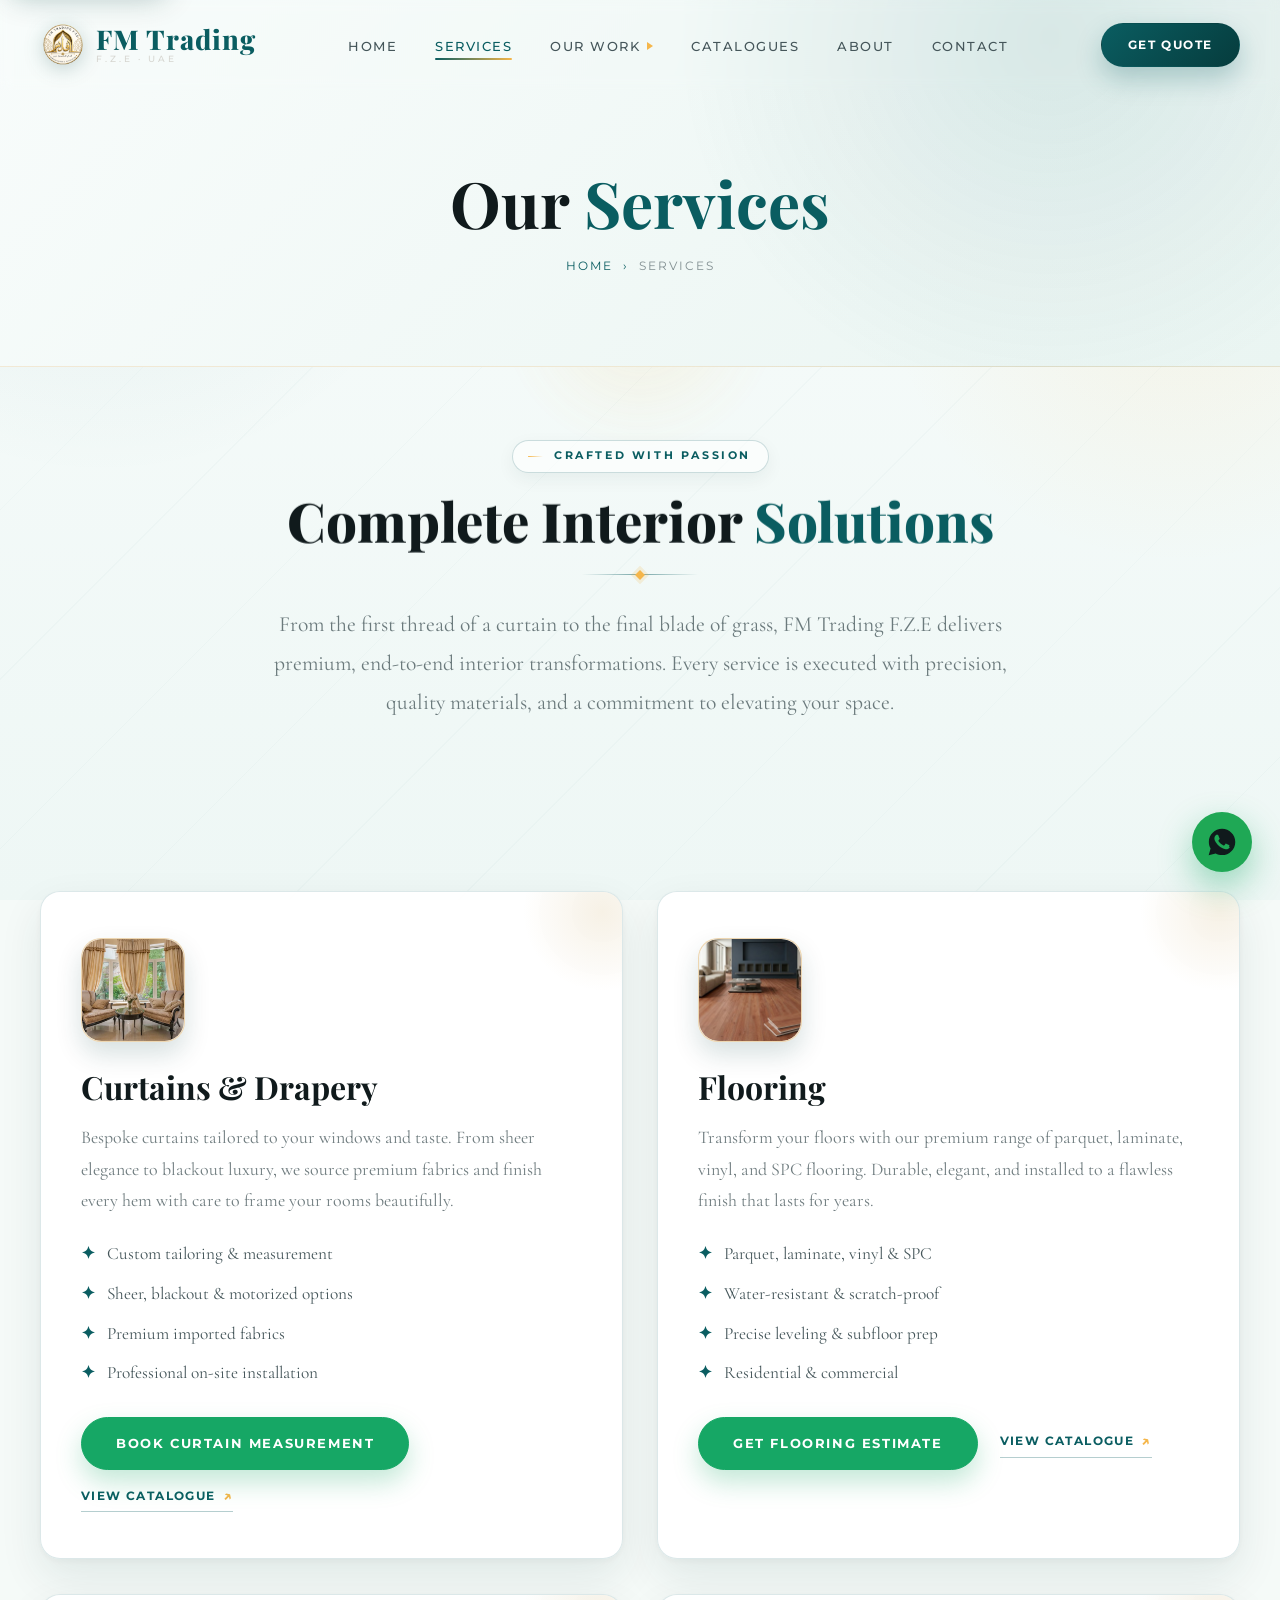
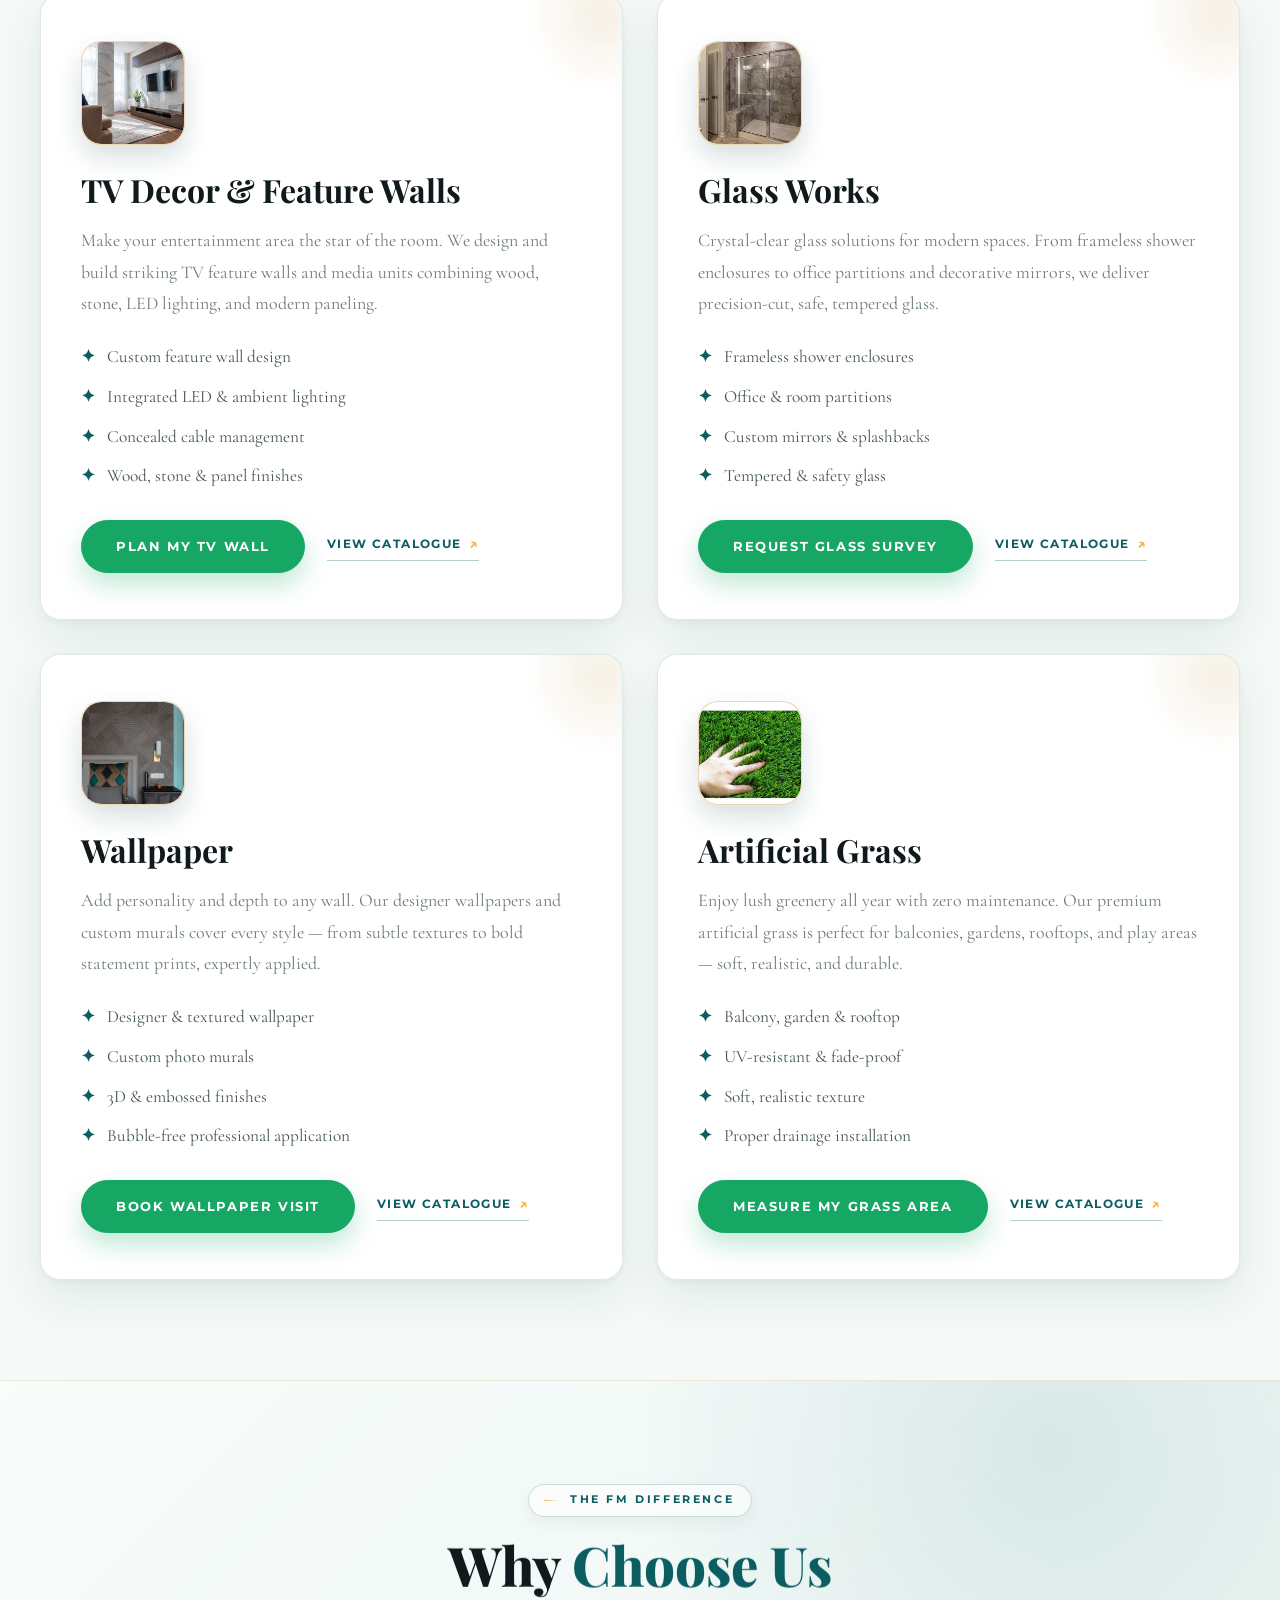
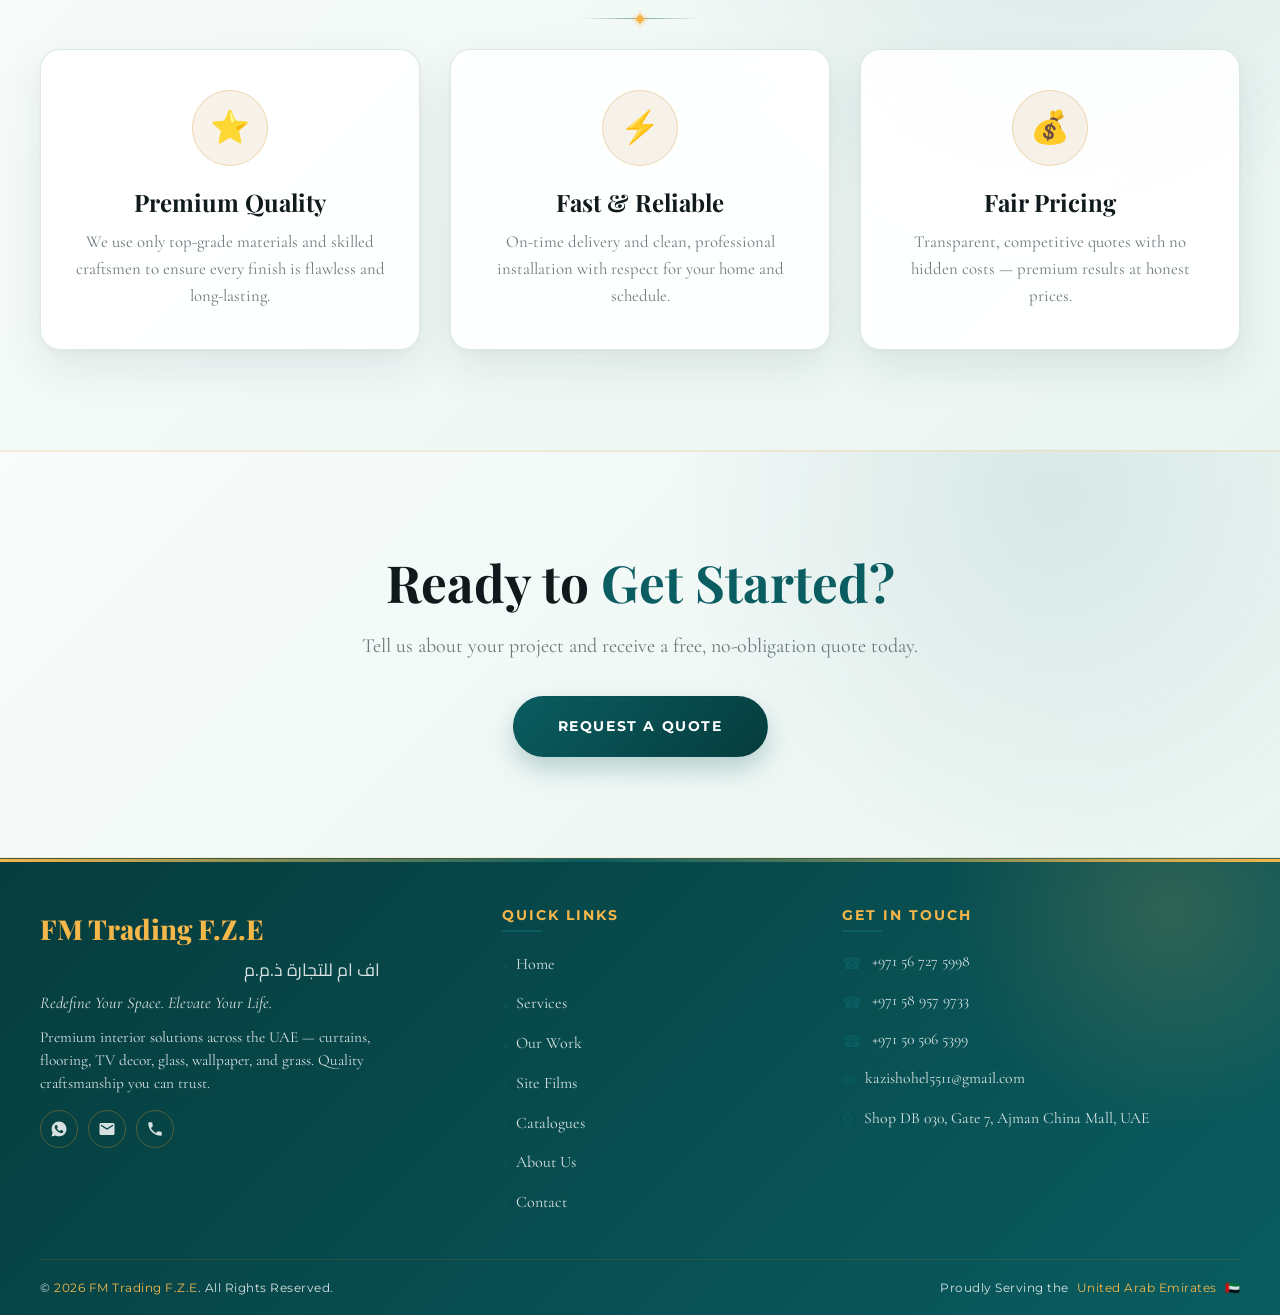
<file: services.html>
<!DOCTYPE html>
<html lang="en">
<head>
  <meta charset="UTF-8">
  <meta name="viewport" content="width=device-width, initial-scale=1.0">
  <meta name="description" content="FM Trading F.Z.E Services — Curtains, Flooring, TV Decor, Glass, Wallpaper and Grass installation across the UAE.">
  <title>Our Services | FM Trading F.Z.E</title>

  <link rel="canonical" href="https://omaar-x.github.io/FMZ-Trading-Website-Main/services.html">
  <meta name="theme-color" content="#0A5D61">
  <meta name="robots" content="index, follow">

  <!-- Link previews (WhatsApp, Facebook, X) -->
  <meta property="og:type" content="website">
  <meta property="og:site_name" content="FM Trading F.Z.E">
  <meta property="og:locale" content="en_AE">
  <meta property="og:url" content="https://omaar-x.github.io/FMZ-Trading-Website-Main/services.html">
  <meta property="og:title" content="Our Services | FM Trading F.Z.E">
  <meta property="og:description" content="FM Trading F.Z.E Services — Curtains, Flooring, TV Decor, Glass, Wallpaper and Grass installation across the UAE.">
  <meta property="og:image" content="https://omaar-x.github.io/FMZ-Trading-Website-Main/assets/Video/hero-interior-loop.jpg">
  <meta property="og:image:width" content="1280">
  <meta property="og:image:height" content="720">
  <meta property="og:image:alt" content="A finished FM Trading interior — sheer drapery, wide-plank flooring and a marble TV feature wall">
  <meta name="twitter:card" content="summary_large_image">

  <link rel="icon" type="image/svg+xml" href="assets/icons/favicon.svg">
  <link rel="preconnect" href="https://fonts.googleapis.com">
  <link rel="preconnect" href="https://fonts.gstatic.com" crossorigin>
  <link rel="stylesheet" href="https://fonts.googleapis.com/css2?family=Playfair+Display:wght@400;500;600;700;800;900&amp;family=Cormorant+Garamond:ital,wght@0,300;0,400;0,500;0,600;0,700;1,400;1,500&amp;family=Montserrat:wght@300;400;500;600;700;800&amp;family=Cairo:wght@400;500;600;700;800&amp;display=swap">
  <link rel="stylesheet" href="css/global.css">
  <link rel="stylesheet" href="css/navbar.css">
  <link rel="stylesheet" href="css/footer.css">
  <link rel="stylesheet" href="css/animations.css">
  <link rel="stylesheet" href="css/services.css">
  <link rel="stylesheet" href="css/premium.css">
  <link rel="stylesheet" href="css/reference-theme.css">
  <link rel="stylesheet" href="css/responsive.css">
  <link rel="stylesheet" href="css/refine.css">
  <link rel="stylesheet" href="css/mobile.css">
</head>
<body>

  <a class="skip-link" href="#main">Skip to content</a>


  <!-- ============ PRELOADER ============ -->
  <div class="preloader" id="preloader" aria-hidden="true"><span class="preloader-mark">FM</span></div>

  <!-- ============ NAVBAR ============ -->
  <nav id="navbar">
    <div class="nav-inner">
      <a href="index.html" class="nav-logo">
        <img src="assets/logo/logo.webp" alt="FM Trading F.Z.E logo" class="logo-mark-img">
        <span class="nav-logo-text">FM Trading<span class="logo-sub">F.Z.E · UAE</span></span>
      </a>
      <ul class="nav-links">
        <li><a href="index.html">Home</a></li>
        <li><a href="services.html" class="active">Services</a></li>
        <li><a href="gallery.html">Our Work<span class="nav-film-mark" aria-hidden="true"></span></a></li>
        <li><a href="catalog.html">Catalogues</a></li>
        <li><a href="about.html">About</a></li>
        <li><a href="contact.html">Contact</a></li>
      </ul>
      <div class="nav-cta">
        <a href="contact.html" class="btn btn-solid">Get Quote</a>
      </div>
      <button class="hamburger" id="hamburger" aria-label="Menu">
        <span></span><span></span><span></span>
      </button>
    </div>
  </nav>

  <div class="mobile-menu" id="mobileMenu">
    <a href="index.html">Home</a>
    <a href="services.html" class="active">Services</a>
    <a href="gallery.html">Our Work</a>
    <a href="gallery.html#films" class="mobile-sub-link">Site Films</a>
    <a href="catalog.html">Catalogues</a>
    <a href="about.html">About</a>
    <a href="contact.html">Contact</a>
    <a href="contact.html" class="btn btn-solid">Get Quote</a>
  </div>

  <main id="main" tabindex="-1">

  <!-- ============ PAGE HERO ============ -->
  <header class="page-hero">
    <div class="container">
      <h1>Our <span>Services</span></h1>
      <p class="breadcrumb"><a href="index.html">Home</a><span>›</span>Services</p>
    </div>
  </header>

  <!-- ============ INTRO ============ -->
  <section class="section-sm services-intro">
    <div class="container">
      <span class="section-label reveal">Crafted With Passion</span>
      <h2 class="section-title reveal">Complete Interior <span>Solutions</span></h2>
      <div class="divider reveal"></div>
      <p class="reveal">From the first thread of a curtain to the final blade of grass, FM Trading F.Z.E delivers premium, end-to-end interior transformations. Every service is executed with precision, quality materials, and a commitment to elevating your space.</p>
    </div>
  </section>

  <!-- ============ LARGE SERVICE CARDS ============ -->
  <section class="section services-full">
    <div class="container">
      <div class="services-full-grid">

        <div class="service-full-card reveal reveal-delay-1">
          <div class="service-full-icon service-full-icon-img"><img src="assets/images/icons/curtains-icon.webp" alt="Curtains"></div>
          <h3>Curtains &amp; Drapery</h3>
          <p>Bespoke curtains tailored to your windows and taste. From sheer elegance to blackout luxury, we source premium fabrics and finish every hem with care to frame your rooms beautifully.</p>
          <ul class="service-features">
            <li><span class="check">✦</span> Custom tailoring &amp; measurement</li>
            <li><span class="check">✦</span> Sheer, blackout &amp; motorized options</li>
            <li><span class="check">✦</span> Premium imported fabrics</li>
            <li><span class="check">✦</span> Professional on-site installation</li>
          </ul>
          <div class="service-cta">
            <a href="https://wa.me/971567275998?text=Hi%20FM%20Trading,%20I%20want%20a%20quote%20for%20Curtains" target="_blank" rel="noopener" class="btn btn-wa">Book Curtain Measurement</a>
            <a href="assets/Catalogue/FM_Trading_Premium_Luxury_CURTAIN%20_Catalogue.pdf" target="_blank" rel="noopener" class="service-cat-link">View Catalogue <span>&#8599;</span></a>
          </div>
        </div>

        <div class="service-full-card reveal reveal-delay-2">
          <div class="service-full-icon service-full-icon-img"><img src="assets/images/flooring/living-warm-oak.jpg" alt="Flooring" loading="lazy" decoding="async"></div>
          <h3>Flooring</h3>
          <p>Transform your floors with our premium range of parquet, laminate, vinyl, and SPC flooring. Durable, elegant, and installed to a flawless finish that lasts for years.</p>
          <ul class="service-features">
            <li><span class="check">✦</span> Parquet, laminate, vinyl &amp; SPC</li>
            <li><span class="check">✦</span> Water-resistant &amp; scratch-proof</li>
            <li><span class="check">✦</span> Precise leveling &amp; subfloor prep</li>
            <li><span class="check">✦</span> Residential &amp; commercial</li>
          </ul>
          <div class="service-cta">
            <a href="https://wa.me/971567275998?text=Hi%20FM%20Trading,%20I%20want%20a%20quote%20for%20Flooring" target="_blank" rel="noopener" class="btn btn-wa">Get Flooring Estimate</a>
            <a href="assets/Catalogue/FM_Trading_Flooring_Catalogue_.pdf" target="_blank" rel="noopener" class="service-cat-link">View Catalogue <span>&#8599;</span></a>
          </div>
        </div>

        <div class="service-full-card reveal reveal-delay-1">
          <div class="service-full-icon service-full-icon-img"><img src="assets/images/icons/tv-decor-icon.webp" alt="TV Decor" loading="lazy" decoding="async"></div>
          <h3>TV Decor &amp; Feature Walls</h3>
          <p>Make your entertainment area the star of the room. We design and build striking TV feature walls and media units combining wood, stone, LED lighting, and modern paneling.</p>
          <ul class="service-features">
            <li><span class="check">✦</span> Custom feature wall design</li>
            <li><span class="check">✦</span> Integrated LED &amp; ambient lighting</li>
            <li><span class="check">✦</span> Concealed cable management</li>
            <li><span class="check">✦</span> Wood, stone &amp; panel finishes</li>
          </ul>
          <div class="service-cta">
            <a href="https://wa.me/971567275998?text=Hi%20FM%20Trading,%20I%20want%20a%20quote%20for%20TV%20Decor" target="_blank" rel="noopener" class="btn btn-wa">Plan My TV Wall</a>
            <a href="assets/Catalogue/FM_Trading_TV_Decor_Catalogue_.pdf" target="_blank" rel="noopener" class="service-cat-link">View Catalogue <span>&#8599;</span></a>
          </div>
        </div>

        <div class="service-full-card reveal reveal-delay-2">
          <div class="service-full-icon service-full-icon-img"><img src="assets/images/icons/glass-icon.webp" alt="Glass" loading="lazy" decoding="async"></div>
          <h3>Glass Works</h3>
          <p>Crystal-clear glass solutions for modern spaces. From frameless shower enclosures to office partitions and decorative mirrors, we deliver precision-cut, safe, tempered glass.</p>
          <ul class="service-features">
            <li><span class="check">✦</span> Frameless shower enclosures</li>
            <li><span class="check">✦</span> Office &amp; room partitions</li>
            <li><span class="check">✦</span> Custom mirrors &amp; splashbacks</li>
            <li><span class="check">✦</span> Tempered &amp; safety glass</li>
          </ul>
          <div class="service-cta">
            <a href="https://wa.me/971567275998?text=Hi%20FM%20Trading,%20I%20want%20a%20quote%20for%20Glass" target="_blank" rel="noopener" class="btn btn-wa">Request Glass Survey</a>
            <a href="assets/Catalogue/FM_Trading_Glass_Works_Catalogue.pdf" target="_blank" rel="noopener" class="service-cat-link">View Catalogue <span>&#8599;</span></a>
          </div>
        </div>

        <div class="service-full-card reveal reveal-delay-1">
          <div class="service-full-icon service-full-icon-img"><img src="assets/images/icons/wallpaper-icon.webp" alt="Wallpaper" loading="lazy" decoding="async"></div>
          <h3>Wallpaper</h3>
          <p>Add personality and depth to any wall. Our designer wallpapers and custom murals cover every style — from subtle textures to bold statement prints, expertly applied.</p>
          <ul class="service-features">
            <li><span class="check">✦</span> Designer &amp; textured wallpaper</li>
            <li><span class="check">✦</span> Custom photo murals</li>
            <li><span class="check">✦</span> 3D &amp; embossed finishes</li>
            <li><span class="check">✦</span> Bubble-free professional application</li>
          </ul>
          <div class="service-cta">
            <a href="https://wa.me/971567275998?text=Hi%20FM%20Trading,%20I%20want%20a%20quote%20for%20Wallpaper" target="_blank" rel="noopener" class="btn btn-wa">Book Wallpaper Visit</a>
            <a href="assets/Catalogue/FM_Trading_Wallpaper_Catalogue.pdf" target="_blank" rel="noopener" class="service-cat-link">View Catalogue <span>&#8599;</span></a>
          </div>
        </div>

        <div class="service-full-card reveal reveal-delay-2">
          <div class="service-full-icon service-full-icon-img"><img src="assets/images/icons/grass-icon.webp" alt="Grass" loading="lazy" decoding="async"></div>
          <h3>Artificial Grass</h3>
          <p>Enjoy lush greenery all year with zero maintenance. Our premium artificial grass is perfect for balconies, gardens, rooftops, and play areas — soft, realistic, and durable.</p>
          <ul class="service-features">
            <li><span class="check">✦</span> Balcony, garden &amp; rooftop</li>
            <li><span class="check">✦</span> UV-resistant &amp; fade-proof</li>
            <li><span class="check">✦</span> Soft, realistic texture</li>
            <li><span class="check">✦</span> Proper drainage installation</li>
          </ul>
          <div class="service-cta">
            <a href="https://wa.me/971567275998?text=Hi%20FM%20Trading,%20I%20want%20a%20quote%20for%20Grass" target="_blank" rel="noopener" class="btn btn-wa">Measure My Grass Area</a>
            <a href="assets/Catalogue/FM_Trading_Artificial_Grass_Premium_Catalogue.pdf" target="_blank" rel="noopener" class="service-cat-link">View Catalogue <span>&#8599;</span></a>
          </div>
        </div>

      </div>
    </div>
  </section>

  <!-- ============ WHY CHOOSE US ============ -->
  <section class="section why-choose">
    <div class="container">
      <div class="text-center">
        <span class="section-label reveal">The FM Difference</span>
        <h2 class="section-title reveal">Why <span>Choose Us</span></h2>
        <div class="divider reveal"></div>
      </div>
      <div class="why-grid">
        <div class="why-card reveal reveal-delay-1">
          <div class="why-icon">&#11088;</div>
          <h4>Premium Quality</h4>
          <p>We use only top-grade materials and skilled craftsmen to ensure every finish is flawless and long-lasting.</p>
        </div>
        <div class="why-card reveal reveal-delay-2">
          <div class="why-icon">&#9889;</div>
          <h4>Fast &amp; Reliable</h4>
          <p>On-time delivery and clean, professional installation with respect for your home and schedule.</p>
        </div>
        <div class="why-card reveal reveal-delay-3">
          <div class="why-icon">&#128176;</div>
          <h4>Fair Pricing</h4>
          <p>Transparent, competitive quotes with no hidden costs — premium results at honest prices.</p>
        </div>
      </div>
    </div>
  </section>

  <!-- ============ CTA ============ -->
  <section class="section services-cta">
    <div class="container">
      <h2 class="reveal">Ready to <span>Get Started?</span></h2>
      <p class="reveal">Tell us about your project and receive a free, no-obligation quote today.</p>
      <div class="reveal">
        <a href="contact.html" class="btn btn-solid btn-lg">Request a Quote</a>
      </div>
    </div>
  </section>

  </main>

  <!-- ============ FOOTER ============ -->
  <footer class="footer">
    <div class="container">
      <div class="footer-grid">
        <div class="footer-brand">
          <div class="footer-logo">FM Trading F.Z.E</div>
          <p class="footer-arabic">اف ام للتجارة ذ.م.م</p>
          <p class="footer-slogan">Redefine Your Space. Elevate Your Life.</p>
          <p>Premium interior solutions across the UAE — curtains, flooring, TV decor, glass, wallpaper, and grass. Quality craftsmanship you can trust.</p>
          <div class="footer-socials">
            <a href="https://wa.me/971567275998" target="_blank" rel="noopener" aria-label="WhatsApp">
              <svg viewBox="0 0 24 24"><path d="M12.04 2C6.58 2 2.13 6.45 2.13 11.91c0 1.75.46 3.45 1.32 4.95L2 22l5.25-1.38c1.45.79 3.08 1.21 4.79 1.21 5.46 0 9.91-4.45 9.91-9.91C21.95 6.45 17.5 2 12.04 2zm5.8 14.03c-.24.68-1.4 1.3-1.94 1.38-.5.07-1.13.1-1.82-.11-.42-.13-.96-.31-1.65-.61-2.9-1.25-4.79-4.17-4.94-4.36-.14-.19-1.18-1.57-1.18-2.99s.75-2.12 1.01-2.41c.26-.29.57-.36.76-.36.19 0 .38.002.55.01.18.008.42-.067.65.5.24.58.82 2 .89 2.15.07.14.12.31.02.5-.09.19-.14.31-.28.48-.14.17-.29.38-.42.51-.14.14-.28.29-.12.57.16.28.71 1.17 1.53 1.9 1.05.94 1.94 1.23 2.22 1.37.28.14.44.12.6-.07.16-.19.69-.8.87-1.08.18-.28.36-.23.6-.14.24.09 1.53.72 1.79.85.26.13.43.19.5.3.06.11.06.65-.18 1.33z"/></svg>
            </a>
            <a href="mailto:kazishohel5511@gmail.com" aria-label="Email">
              <svg viewBox="0 0 24 24"><path d="M20 4H4c-1.1 0-1.99.9-1.99 2L2 18c0 1.1.9 2 2 2h16c1.1 0 2-.9 2-2V6c0-1.1-.9-2-2-2zm0 4l-8 5-8-5V6l8 5 8-5v2z"/></svg>
            </a>
            <a href="tel:+971567275998" aria-label="Phone">
              <svg viewBox="0 0 24 24"><path d="M6.62 10.79c1.44 2.83 3.76 5.14 6.59 6.59l2.2-2.2c.27-.27.67-.36 1.02-.24 1.12.37 2.33.57 3.57.57.55 0 1 .45 1 1V20c0 .55-.45 1-1 1-9.39 0-17-7.61-17-17 0-.55.45-1 1-1h3.5c.55 0 1 .45 1 1 0 1.25.2 2.45.57 3.57.11.35.03.74-.25 1.02l-2.2 2.2z"/></svg>
            </a>
          </div>
        </div>
        <div class="footer-col">
          <h4>Quick Links</h4>
          <ul class="footer-links">
            <li><a href="index.html">Home</a></li>
            <li><a href="services.html">Services</a></li>
            <li><a href="gallery.html">Our Work</a></li>
            <li><a href="gallery.html#films">Site Films</a></li>
            <li><a href="catalog.html">Catalogues</a></li>
            <li><a href="about.html">About Us</a></li>
            <li><a href="contact.html">Contact</a></li>
          </ul>
        </div>
        <div class="footer-col">
          <h4>Get In Touch</h4>
          <ul class="footer-contact">
            <li><span class="fc-icon">&#9742;</span><a href="tel:+971567275998">+971 56 727 5998</a></li>
            <li><span class="fc-icon">&#9742;</span><a href="tel:+971589579733">+971 58 957 9733</a></li>
            <li><span class="fc-icon">&#9742;</span><a href="tel:+971505065399">+971 50 506 5399</a></li>
            <li><span class="fc-icon">&#9993;</span><a href="mailto:kazishohel5511@gmail.com">kazishohel5511@gmail.com</a></li>
            <li><span class="fc-icon">&#9906;</span>Shop DB 030, Gate 7, Ajman China Mall, UAE</li>
          </ul>
        </div>
      </div>
      <div class="footer-bottom">
        <p>&copy; <span class="current-year">2026</span> <span>FM Trading F.Z.E</span>. All Rights Reserved.</p>
        <p class="uae-text">Proudly Serving the <span>United Arab Emirates</span> &#127462;&#127466;</p>
      </div>
    </div>
  </footer>

  <a href="https://wa.me/971567275998" target="_blank" rel="noopener" class="float-wa" aria-label="WhatsApp">
    <svg viewBox="0 0 24 24"><path d="M12.04 2C6.58 2 2.13 6.45 2.13 11.91c0 1.75.46 3.45 1.32 4.95L2 22l5.25-1.38c1.45.79 3.08 1.21 4.79 1.21 5.46 0 9.91-4.45 9.91-9.91C21.95 6.45 17.5 2 12.04 2zm5.8 14.03c-.24.68-1.4 1.3-1.94 1.38-.5.07-1.13.1-1.82-.11-.42-.13-.96-.31-1.65-.61-2.9-1.25-4.79-4.17-4.94-4.36-.14-.19-1.18-1.57-1.18-2.99s.75-2.12 1.01-2.41c.26-.29.57-.36.76-.36.19 0 .38.002.55.01.18.008.42-.067.65.5.24.58.82 2 .89 2.15.07.14.12.31.02.5-.09.19-.14.31-.28.48-.14.17-.29.38-.42.51-.14.14-.28.29-.12.57.16.28.71 1.17 1.53 1.9 1.05.94 1.94 1.23 2.22 1.37.28.14.44.12.6-.07.16-.19.69-.8.87-1.08.18-.28.36-.23.6-.14.24.09 1.53.72 1.79.85.26.13.43.19.5.3.06.11.06.65-.18 1.33z"/></svg>
  </a>
  <button class="scroll-top" id="scrollTop" aria-label="Scroll to top">&#8593;</button>

  <script src="js/main.js"></script>
  <script src="js/navbar.js"></script>
  <script src="js/animations.js"></script>
  <script src="js/services.js"></script>
  <script src="js/premium.js"></script>
</body>
</html>
</file>
<file: css/global.css>
/* ============================================================
   FM Trading F.Z.E — GLOBAL STYLES
   Variables, reset, fonts, shared components
   ============================================================ */

/* Fonts are linked from each page's <head> (with preconnect) rather than
   @import-ed here, which would wait for this file before even starting. */

:root {
  /* Sand, stone & brass — a calm premium interior palette */
  --ivory: #0D1113;
  --black-deep: #0A0E10;
  --black-soft: #242B2D;
  --black-card: #151B1D;
  --gold-primary: #C5964F;
  --gold-bright: #E0B873;
  --gold-dark: #76522C;
  --white-warm: #C4C0B8;
  --white-pure: #F7F2E9;
  --green-wa: #1FA855;
  --font-display: 'Playfair Display', serif;
  --font-body: 'Cormorant Garamond', serif;
  --font-ui: 'Montserrat', sans-serif;
  --font-arabic: 'Cairo', sans-serif;
  --transition: all 0.4s ease;
  --max-width: 1400px;

  /* Premium surface tokens */
  --gold-gradient: linear-gradient(135deg, #76522C, #C5964F 45%, #E0B873 55%, #C5964F 80%);
  --card-gradient: linear-gradient(145deg, #1A2224, #111719);
  --card-gradient-hover: linear-gradient(145deg, #253033, #151C1E);
  --shadow-soft: 0 16px 36px rgba(0, 0, 0, 0.22);
  --shadow-premium: 0 28px 65px rgba(0, 0, 0, 0.38);
  --hairline: 1px solid rgba(224, 184, 115, 0.24);
}

/* ---------- RESET ---------- */
*,
*::before,
*::after {
  margin: 0;
  padding: 0;
  box-sizing: border-box;
}

html {
  scroll-behavior: smooth;
  -webkit-text-size-adjust: 100%;
}

body {
  font-family: var(--font-body);
  color: var(--white-warm);
  line-height: 1.6;
  overflow-x: hidden;
  font-size: 18px;
  /* Layered plaster/stone backdrop: soft architectural depth without a stock image */
  background-color: var(--ivory);
  background-image:
    radial-gradient(ellipse 60% 42% at 50% 0%, rgba(197, 150, 79, 0.13), transparent 70%),
    radial-gradient(ellipse 35% 55% at 0% 42%, rgba(49, 76, 78, 0.20), transparent 72%),
    radial-gradient(ellipse 35% 55% at 100% 82%, rgba(129, 83, 42, 0.14), transparent 72%),
    repeating-linear-gradient(90deg, rgba(224, 184, 115, 0.025) 0, rgba(224, 184, 115, 0.025) 1px, transparent 1px, transparent 92px),
    linear-gradient(180deg, #111719 0%, #0D1113 48%, #090C0E 100%);
  background-attachment: fixed;
  background-repeat: no-repeat;
}

img {
  max-width: 100%;
  display: block;
}

a {
  text-decoration: none;
  color: inherit;
}

ul,
ol {
  list-style: none;
}

button {
  font-family: inherit;
  cursor: pointer;
  border: none;
  background: none;
}

input,
textarea,
select {
  font-family: inherit;
}

/* ---------- TYPOGRAPHY ---------- */
h1,
h2,
h3,
h4,
h5,
h6 {
  font-family: var(--font-display);
  font-weight: 700;
  line-height: 1.2;
  color: var(--white-pure);
}

.arabic {
  font-family: var(--font-arabic);
  direction: rtl;
}

/* ---------- LAYOUT HELPERS ---------- */
.container {
  width: 100%;
  max-width: var(--max-width);
  margin: 0 auto;
  padding: 0 24px;
}

.section {
  padding: 100px 0;
}

.section-sm {
  padding: 70px 0;
}

.text-center {
  text-align: center;
}

.text-gold {
  color: var(--gold-primary);
}

/* ---------- SECTION HEADINGS ---------- */
.section-label {
  font-family: var(--font-ui);
  text-transform: uppercase;
  letter-spacing: 4px;
  font-size: 0.8rem;
  font-weight: 600;
  color: var(--gold-primary);
  margin-bottom: 16px;
  display: inline-block;
}

.section-title {
  font-family: var(--font-display);
  font-size: clamp(2rem, 5vw, 3.4rem);
  font-weight: 800;
  color: var(--white-pure);
  margin-bottom: 20px;
}

.section-title span {
  color: var(--gold-primary);
}

.section-subtitle {
  font-size: 1.3rem;
  color: rgba(74, 67, 54, 0.7);
  max-width: 680px;
  margin: 0 auto 40px;
}

.divider {
  width: 70px;
  height: 3px;
  background: linear-gradient(90deg, var(--gold-dark), var(--gold-bright));
  margin: 0 auto 30px;
  border-radius: 3px;
}

.divider-left {
  margin: 0 0 30px;
}

/* ---------- BUTTONS ---------- */
.btn {
  display: inline-flex;
  align-items: center;
  justify-content: center;
  gap: 10px;
  font-family: var(--font-ui);
  text-transform: uppercase;
  letter-spacing: 1.5px;
  font-size: 0.82rem;
  font-weight: 600;
  padding: 15px 34px;
  border: 2px solid var(--gold-primary);
  color: var(--gold-primary);
  background: transparent;
  border-radius: 2px;
  transition: var(--transition);
  cursor: pointer;
  position: relative;
  overflow: hidden;
}

.btn:hover {
  background: var(--gold-primary);
  color: var(--black-deep);
  box-shadow: 0 8px 30px rgba(184, 137, 43, 0.35);
}

.btn-solid {
  background: var(--gold-primary);
  color: var(--black-deep);
}

.btn-solid:hover {
  background: transparent;
  color: var(--gold-primary);
  box-shadow: 0 8px 30px rgba(184, 137, 43, 0.25);
}

.btn-wa {
  border-color: var(--green-wa);
  color: #FFFFFF;
  background: var(--green-wa);
}

.btn-wa:hover {
  background: transparent;
  color: var(--green-wa);
  box-shadow: 0 8px 30px rgba(37, 211, 102, 0.3);
}

.btn-lg {
  padding: 18px 44px;
  font-size: 0.9rem;
}

.btn-block {
  width: 100%;
}

/* ---------- CARDS (shared base) ---------- */
.card {
  background: var(--card-gradient);
  border: 1px solid rgba(184, 137, 43, 0.2);
  border-radius: 8px;
  box-shadow: var(--shadow-soft);
  transition: var(--transition);
}

.card:hover {
  border-color: var(--gold-primary);
  background: var(--card-gradient-hover);
  transform: translateY(-8px);
  box-shadow: var(--shadow-premium);
}

/* ---------- PAGE HERO (inner pages) ---------- */
.page-hero {
  position: relative;
  padding: 180px 0 90px;
  text-align: center;
  background:
    radial-gradient(circle at 28% 12%, rgba(184, 137, 43, 0.12), transparent 55%),
    radial-gradient(circle at 82% 88%, rgba(139, 105, 20, 0.09), transparent 50%),
    linear-gradient(180deg, #182022, #0D1113);
  border-bottom: 1px solid rgba(224, 184, 115, 0.28);
}

.page-hero h1 {
  font-size: clamp(2.4rem, 6vw, 4rem);
  color: var(--white-pure);
  margin-bottom: 14px;
}

.page-hero h1 span {
  color: var(--gold-primary);
}

.breadcrumb {
  font-family: var(--font-ui);
  text-transform: uppercase;
  letter-spacing: 2px;
  font-size: 0.78rem;
  color: rgba(196, 192, 184, 0.64);
}

.breadcrumb a {
  color: var(--gold-primary);
  transition: var(--transition);
}

.breadcrumb a:hover {
  color: var(--gold-bright);
}

.breadcrumb span {
  margin: 0 10px;
  color: var(--gold-bright);
}

/* ---------- FLOATING BUTTONS ---------- */
.float-wa {
  position: fixed;
  bottom: 28px;
  right: 28px;
  width: 60px;
  height: 60px;
  border-radius: 50%;
  background: var(--green-wa);
  display: flex;
  align-items: center;
  justify-content: center;
  z-index: 900;
  box-shadow: 0 8px 26px rgba(37, 211, 102, 0.5);
  transition: var(--transition);
  animation: wa-pulse 2.4s infinite;
}

.float-wa:hover {
  transform: scale(1.1);
}

.float-wa svg {
  width: 32px;
  height: 32px;
  fill: var(--white-pure);
}

@keyframes wa-pulse {
  0% { box-shadow: 0 0 0 0 rgba(37, 211, 102, 0.5); }
  70% { box-shadow: 0 0 0 18px rgba(37, 211, 102, 0); }
  100% { box-shadow: 0 0 0 0 rgba(37, 211, 102, 0); }
}

.scroll-top {
  position: fixed;
  bottom: 100px;
  right: 28px;
  width: 50px;
  height: 50px;
  border-radius: 50%;
  background: var(--black-card);
  border: 2px solid var(--gold-primary);
  color: var(--gold-primary);
  display: flex;
  align-items: center;
  justify-content: center;
  z-index: 900;
  opacity: 0;
  visibility: hidden;
  transform: translateY(20px);
  transition: var(--transition);
  font-size: 1.2rem;
}

.scroll-top.visible {
  opacity: 1;
  visibility: visible;
  transform: translateY(0);
}

.scroll-top:hover {
  background: var(--gold-primary);
  color: var(--black-deep);
}

/* ---------- PRELOADER ---------- */
.preloader {
  position: fixed;
  inset: 0;
  z-index: 3000;
  display: flex;
  align-items: center;
  justify-content: center;
  background: var(--ivory);
  transition: opacity 0.45s ease, visibility 0.45s ease;
}

.preloader-mark {
  display: flex;
  align-items: center;
  justify-content: center;
  width: 68px;
  height: 68px;
  border: 2px solid var(--gold-primary);
  border-radius: 8px;
  font-family: var(--font-display);
  font-weight: 800;
  font-size: 1.4rem;
  letter-spacing: 1px;
  color: var(--gold-primary);
  animation: preloader-pulse 1.1s ease-in-out infinite;
}

.preloader.is-hidden {
  opacity: 0;
  visibility: hidden;
  pointer-events: none;
}

@keyframes preloader-pulse {
  0%, 100% { transform: scale(1); opacity: 1; }
  50% { transform: scale(1.08); opacity: 0.7; }
}

/* ---------- SELECTION + SCROLLBAR ---------- */
::selection {
  background: var(--gold-primary);
  color: var(--black-deep);
}

::-webkit-scrollbar {
  width: 10px;
}

::-webkit-scrollbar-track {
  background: #0A0E10;
}

::-webkit-scrollbar-thumb {
  background: var(--gold-dark);
  border-radius: 6px;
}

::-webkit-scrollbar-thumb:hover {
  background: var(--gold-primary);
}
</file>
<file: css/navbar.css>
/* ============================================================
   NAVBAR — sticky, transparent to solid, hamburger, mobile menu
   ============================================================ */

#navbar {
  position: fixed;
  top: 0;
  left: 0;
  width: 100%;
  z-index: 1000;
  padding: 22px 0;
  background: transparent;
  transition: var(--transition);
}

#navbar.scrolled {
  padding: 14px 0;
  background: rgba(13, 17, 19, 0.92);
  backdrop-filter: blur(14px) saturate(1.3);
  border-bottom: 1px solid rgba(184, 137, 43, 0.28);
  box-shadow: 0 6px 30px rgba(0, 0, 0, 0.28);
}

.nav-inner {
  width: 100%;
  max-width: var(--max-width);
  margin: 0 auto;
  padding: 0 24px;
  display: flex;
  align-items: center;
  justify-content: space-between;
}

/* ---------- LOGO ---------- */
.nav-logo {
  display: flex;
  align-items: center;
  gap: 10px;
  font-family: var(--font-display);
  font-weight: 800;
  font-size: 1.7rem;
  color: var(--gold-primary);
  letter-spacing: 1px;
}

.nav-logo .logo-mark {
  display: inline-flex;
  align-items: center;
  justify-content: center;
  width: 44px;
  height: 44px;
  border: 2px solid var(--gold-primary);
  border-radius: 6px;
  font-size: 1.1rem;
  letter-spacing: 0;
}

.nav-logo .logo-mark-img {
  width: 46px;
  height: 46px;
  object-fit: contain;
  display: block;
  flex-shrink: 0;
}

.nav-logo .logo-sub {
  font-family: var(--font-ui);
  font-size: 0.55rem;
  letter-spacing: 3px;
  text-transform: uppercase;
  color: rgba(74, 67, 54, 0.6);
  display: block;
  margin-top: 2px;
  font-weight: 500;
}

.nav-logo-text {
  line-height: 1;
}

/* ---------- LINKS ---------- */
.nav-links {
  display: flex;
  align-items: center;
  gap: 38px;
}

.nav-links a {
  font-family: var(--font-ui);
  text-transform: uppercase;
  letter-spacing: 1.5px;
  font-size: 0.8rem;
  font-weight: 500;
  color: var(--white-warm);
  position: relative;
  padding: 6px 0;
  transition: var(--transition);
}

.nav-links a::after {
  content: '';
  position: absolute;
  left: 0;
  bottom: 0;
  width: 0;
  height: 2px;
  background: var(--gold-primary);
  transition: var(--transition);
}

.nav-links a:hover,
.nav-links a.active {
  color: var(--gold-primary);
}

.nav-links a:hover::after,
.nav-links a.active::after {
  width: 100%;
}

/* ---------- RIGHT CTA ---------- */
.nav-cta {
  display: flex;
  align-items: center;
  gap: 18px;
}

.nav-cta .btn {
  padding: 11px 26px;
  font-size: 0.75rem;
}

/* ---------- HAMBURGER ---------- */
.hamburger {
  display: none;
  flex-direction: column;
  justify-content: center;
  gap: 6px;
  width: 40px;
  height: 40px;
  z-index: 1100;
}

.hamburger span {
  display: block;
  width: 28px;
  height: 2px;
  background: var(--gold-primary);
  border-radius: 2px;
  transition: var(--transition);
}

.hamburger.open span:nth-child(1) {
  transform: translateY(8px) rotate(45deg);
}

.hamburger.open span:nth-child(2) {
  opacity: 0;
}

.hamburger.open span:nth-child(3) {
  transform: translateY(-8px) rotate(-45deg);
}

/* ---------- MOBILE MENU OVERLAY ---------- */
.mobile-menu {
  position: fixed;
  inset: 0;
  background:
    radial-gradient(circle at 50% 30%, rgba(184, 137, 43, 0.10), transparent 55%),
    rgba(247, 243, 234, 0.99);
  backdrop-filter: blur(12px);
  display: flex;
  flex-direction: column;
  align-items: center;
  justify-content: center;
  gap: 30px;
  z-index: 1050;
  opacity: 0;
  visibility: hidden;
  transform: translateY(-30px);
  transition: var(--transition);
}

.mobile-menu.open {
  opacity: 1;
  visibility: visible;
  transform: translateY(0);
}

.mobile-menu a {
  font-family: var(--font-display);
  font-size: 1.8rem;
  font-weight: 600;
  color: var(--white-warm);
  transition: var(--transition);
  opacity: 0;
  transform: translateY(20px);
}

.mobile-menu.open a {
  opacity: 1;
  transform: translateY(0);
}

.mobile-menu.open a:nth-child(1) { transition-delay: 0.1s; }
.mobile-menu.open a:nth-child(2) { transition-delay: 0.18s; }
.mobile-menu.open a:nth-child(3) { transition-delay: 0.26s; }
.mobile-menu.open a:nth-child(4) { transition-delay: 0.34s; }
.mobile-menu.open a:nth-child(5) { transition-delay: 0.42s; }
.mobile-menu.open .btn { transition-delay: 0.5s; }

.mobile-menu a:hover,
.mobile-menu a.active {
  color: var(--gold-primary);
}

.mobile-menu .btn {
  margin-top: 10px;
  opacity: 0;
  transform: translateY(20px);
}

.mobile-menu .btn-solid {
  color: #FFFFFF;
}

.mobile-menu.open .btn {
  opacity: 1;
  transform: translateY(0);
}
</file>
<file: css/footer.css>
/* ============================================================
   FOOTER — 3 column layout + copyright bar
   ============================================================ */

.footer {
  background: linear-gradient(180deg, #111719, #080B0D);
  border-top: 1px solid rgba(184, 137, 43, 0.3);
  padding-top: 80px;
}

.footer-grid {
  display: grid;
  grid-template-columns: 1.4fr 1fr 1.3fr;
  gap: 50px;
  padding-bottom: 60px;
}

/* ---------- COL 1 : brand ---------- */
.footer-brand .footer-logo {
  font-family: var(--font-display);
  font-size: 2rem;
  font-weight: 800;
  color: var(--gold-primary);
  margin-bottom: 10px;
}

.footer-brand .footer-arabic {
  font-family: var(--font-arabic);
  direction: rtl;
  font-size: 1.3rem;
  color: var(--white-warm);
  margin-bottom: 14px;
}

.footer-brand .footer-slogan {
  font-family: var(--font-body);
  font-style: italic;
  font-size: 1.2rem;
  color: var(--gold-primary);
  margin-bottom: 16px;
}

.footer-brand p {
  color: rgba(74, 67, 54, 0.65);
  font-size: 1.05rem;
  line-height: 1.7;
  max-width: 340px;
}

.footer-socials {
  display: flex;
  gap: 14px;
  margin-top: 22px;
}

.footer-socials a {
  width: 42px;
  height: 42px;
  border: 1px solid rgba(184, 137, 43, 0.4);
  border-radius: 50%;
  display: flex;
  align-items: center;
  justify-content: center;
  color: var(--gold-primary);
  transition: var(--transition);
}

.footer-socials a:hover {
  background: var(--gold-primary);
  color: var(--black-deep);
  transform: translateY(-4px);
}

.footer-socials svg {
  width: 18px;
  height: 18px;
  fill: currentColor;
}

/* ---------- COLUMN TITLES ---------- */
.footer-col h4 {
  font-family: var(--font-ui);
  text-transform: uppercase;
  letter-spacing: 2px;
  font-size: 0.95rem;
  color: var(--white-pure);
  margin-bottom: 26px;
  position: relative;
  padding-bottom: 12px;
}

.footer-col h4::after {
  content: '';
  position: absolute;
  left: 0;
  bottom: 0;
  width: 40px;
  height: 2px;
  background: var(--gold-primary);
}

/* ---------- COL 2 : links ---------- */
.footer-links li {
  margin-bottom: 14px;
}

.footer-links a {
  font-family: var(--font-body);
  font-size: 1.1rem;
  color: rgba(74, 67, 54, 0.7);
  transition: var(--transition);
  display: inline-flex;
  align-items: center;
  gap: 8px;
}

.footer-links a::before {
  content: '›';
  color: var(--gold-primary);
  font-size: 1.2rem;
}

.footer-links a:hover {
  color: var(--gold-primary);
  transform: translateX(6px);
}

/* ---------- COL 3 : contact ---------- */
.footer-contact li {
  display: flex;
  align-items: flex-start;
  gap: 14px;
  margin-bottom: 18px;
  color: rgba(74, 67, 54, 0.75);
  font-size: 1.08rem;
}

.footer-contact li .fc-icon {
  color: var(--gold-primary);
  flex-shrink: 0;
  margin-top: 3px;
}

.footer-contact li a {
  transition: var(--transition);
}

.footer-contact li a:hover {
  color: var(--gold-primary);
}

/* ---------- COPYRIGHT BAR ---------- */
.footer-bottom {
  border-top: 1px solid rgba(184, 137, 43, 0.15);
  padding: 26px 0;
  display: flex;
  align-items: center;
  justify-content: space-between;
  flex-wrap: wrap;
  gap: 12px;
}

.footer-bottom p {
  font-family: var(--font-ui);
  font-size: 0.82rem;
  color: rgba(74, 67, 54, 0.5);
  letter-spacing: 0.5px;
}

.footer-bottom p span {
  color: var(--gold-primary);
}

.footer-bottom .uae-text {
  display: inline-flex;
  align-items: center;
  gap: 8px;
}
</file>
<file: css/animations.css>
/* ============================================================
   ANIMATIONS — scroll reveal, fade, slide keyframes
   ============================================================ */

/* ---------- SCROLL REVEAL (Intersection Observer adds .revealed) ---------- */
.reveal {
  opacity: 0;
  transform: translateY(40px);
  transition: opacity 0.8s ease, transform 0.8s ease;
  will-change: opacity, transform;
}

.reveal.revealed {
  opacity: 1;
  transform: translateY(0);
}

.reveal-left {
  opacity: 0;
  transform: translateX(-60px);
  transition: opacity 0.8s ease, transform 0.8s ease;
}

.reveal-left.revealed {
  opacity: 1;
  transform: translateX(0);
}

.reveal-right {
  opacity: 0;
  transform: translateX(60px);
  transition: opacity 0.8s ease, transform 0.8s ease;
}

.reveal-right.revealed {
  opacity: 1;
  transform: translateX(0);
}

.reveal-scale {
  opacity: 0;
  transform: scale(0.9);
  transition: opacity 0.8s ease, transform 0.8s ease;
}

.reveal-scale.revealed {
  opacity: 1;
  transform: scale(1);
}

/* staggered delays */
.reveal-delay-1 { transition-delay: 0.12s; }
.reveal-delay-2 { transition-delay: 0.24s; }
.reveal-delay-3 { transition-delay: 0.36s; }
.reveal-delay-4 { transition-delay: 0.48s; }
.reveal-delay-5 { transition-delay: 0.6s; }

/* ---------- KEYFRAMES ---------- */
@keyframes fadeIn {
  from { opacity: 0; }
  to { opacity: 1; }
}

@keyframes fadeInUp {
  from { opacity: 0; transform: translateY(50px); }
  to { opacity: 1; transform: translateY(0); }
}

@keyframes fadeInDown {
  from { opacity: 0; transform: translateY(-50px); }
  to { opacity: 1; transform: translateY(0); }
}

@keyframes slideInLeft {
  from { opacity: 0; transform: translateX(-80px); }
  to { opacity: 1; transform: translateX(0); }
}

@keyframes slideInRight {
  from { opacity: 0; transform: translateX(80px); }
  to { opacity: 1; transform: translateX(0); }
}

@keyframes scaleIn {
  from { opacity: 0; transform: scale(0.8); }
  to { opacity: 1; transform: scale(1); }
}

@keyframes float {
  0%, 100% { transform: translateY(0); }
  50% { transform: translateY(-14px); }
}

@keyframes bounce {
  0%, 100% { transform: translateY(0); }
  50% { transform: translateY(12px); }
}

@keyframes spin {
  to { transform: rotate(360deg); }
}

@keyframes shimmer {
  0% { background-position: -200% center; }
  100% { background-position: 200% center; }
}

@keyframes glow {
  0%, 100% { text-shadow: 0 0 12px rgba(184, 137, 43, 0.4); }
  50% { text-shadow: 0 0 26px rgba(245, 197, 24, 0.7); }
}

/* ---------- HERO ENTRANCE HELPERS ---------- */
.anim-fade-up { animation: fadeInUp 1s ease forwards; }
.anim-fade-down { animation: fadeInDown 1s ease forwards; }
.anim-fade-in { animation: fadeIn 1.4s ease forwards; }
.anim-delay-1 { animation-delay: 0.2s; opacity: 0; }
.anim-delay-2 { animation-delay: 0.5s; opacity: 0; }
.anim-delay-3 { animation-delay: 0.8s; opacity: 0; }
.anim-delay-4 { animation-delay: 1.1s; opacity: 0; }

.floating {
  animation: float 4s ease-in-out infinite;
}

/* ---------- SHIMMER GOLD TEXT ---------- */
.shimmer-text {
  background: linear-gradient(
    90deg,
    var(--gold-dark) 0%,
    var(--gold-bright) 25%,
    var(--gold-primary) 50%,
    var(--gold-bright) 75%,
    var(--gold-dark) 100%
  );
  background-size: 200% auto;
  -webkit-background-clip: text;
  background-clip: text;
  -webkit-text-fill-color: transparent;
  animation: shimmer 5s linear infinite;
}

/* respect reduced motion */
@media (prefers-reduced-motion: reduce) {
  *,
  *::before,
  *::after {
    animation-duration: 0.01ms !important;
    animation-iteration-count: 1 !important;
    transition-duration: 0.01ms !important;
    scroll-behavior: auto !important;
  }
  .reveal,
  .reveal-left,
  .reveal-right,
  .reveal-scale {
    opacity: 1 !important;
    transform: none !important;
  }
}
</file>
<file: css/home.css>
/* ============================================================
   HOME PAGE — hero, marquee, stats, testimonials
   ============================================================ */

/* ---------- SCROLL PROGRESS ---------- */
.scroll-progress {
  position: fixed;
  top: 0;
  left: 0;
  width: 100%;
  height: 3px;
  z-index: 1200;
  background: rgba(10, 93, 97, 0.08);
}

.scroll-progress-bar {
  height: 100%;
  width: 0%;
  background: linear-gradient(90deg, var(--gold-dark), var(--gold-bright));
  box-shadow: 0 0 8px rgba(245, 182, 74, .45);
}

/* ---------- HERO ---------- */
.home-page #navbar:not(.scrolled) .nav-links a,
.home-page #navbar:not(.scrolled) .nav-logo,
.home-page #navbar:not(.scrolled) .nav-logo .logo-sub {
  color: rgba(255, 250, 241, .88);
}

.home-page #navbar:not(.scrolled) .nav-logo .logo-mark {
  border-color: #e0b873;
}

.home-page #navbar:not(.scrolled) .nav-links a:hover,
.home-page #navbar:not(.scrolled) .nav-links a.active {
  color: #e0b873;
}

.home-page #navbar:not(.scrolled) .nav-links a::after {
  background: #e0b873;
}

.hero {
  position: relative;
  height: 100vh;
  min-height: 640px;
  display: flex;
  align-items: center;
  justify-content: center;
  text-align: center;
  overflow: hidden;
  background:
    radial-gradient(ellipse 42% 75% at 72% 36%, rgba(178, 132, 66, 0.28), transparent 64%),
    radial-gradient(ellipse 38% 70% at 8% 68%, rgba(77, 91, 92, 0.40), transparent 64%),
    linear-gradient(110deg, rgba(19, 24, 27, 0.96) 0%, rgba(35, 36, 35, 0.88) 48%, rgba(72, 55, 39, 0.92) 100%);
}

/* ---------- HERO AURORA (ambient drifting light) ---------- */
.hero-aurora {
  position: absolute;
  z-index: 0;
  border-radius: 50%;
  filter: blur(60px);
  pointer-events: none;
  opacity: .55;
}

.hero-aurora-1 {
  width: 420px;
  height: 420px;
  top: -80px;
  right: 12%;
  background: radial-gradient(circle, rgba(245, 182, 74, .35), transparent 70%);
  animation: aurora-drift-1 16s ease-in-out infinite;
}

.hero-aurora-2 {
  width: 360px;
  height: 360px;
  bottom: -100px;
  left: 6%;
  background: radial-gradient(circle, rgba(10, 93, 97, .30), transparent 70%);
  animation: aurora-drift-2 20s ease-in-out infinite;
}

@keyframes aurora-drift-1 {
  0%, 100% { transform: translate(0, 0) scale(1); }
  50% { transform: translate(-40px, 30px) scale(1.12); }
}

@keyframes aurora-drift-2 {
  0%, 100% { transform: translate(0, 0) scale(1); }
  50% { transform: translate(30px, -25px) scale(1.08); }
}

.hero-offer.floating {
  animation: hero-offer-float 7s ease-in-out infinite;
}

@keyframes hero-offer-float {
  0%, 100% { transform: translateY(0); }
  50% { transform: translateY(-10px); }
}

.hero::before {
  content: '';
  position: absolute;
  inset: 0;
  opacity: .36;
  background:
    linear-gradient(90deg, transparent 0 9%, rgba(240, 214, 165, .12) 9.1% 9.25%, transparent 9.35% 28%, rgba(240, 214, 165, .08) 28.1% 28.2%, transparent 28.3% 100%),
    linear-gradient(0deg, transparent 0 78%, rgba(240, 214, 165, .12) 78.1% 78.22%, transparent 78.3% 100%),
    repeating-linear-gradient(90deg, transparent 0 116px, rgba(255,255,255,.035) 117px, transparent 118px);
  pointer-events: none;
}

.hero::after {
  content: '';
  position: absolute;
  width: min(42vw, 580px);
  height: min(70vh, 620px);
  right: 7%;
  top: 15%;
  border: 1px solid rgba(224, 187, 115, .22);
  box-shadow: inset 0 0 0 14px rgba(224, 187, 115, .035), inset 0 0 80px rgba(224, 187, 115, .08);
  transform: perspective(900px) rotateY(-14deg);
  opacity: .8;
  pointer-events: none;
}

#particles-canvas {
  position: absolute;
  inset: 0;
  width: 100%;
  height: 100%;
  z-index: 1;
}

.hero-overlay {
  position: absolute;
  inset: 0;
  background:
    radial-gradient(ellipse 34% 30% at 50% 110%, rgba(199, 153, 81, 0.24), transparent 70%),
    linear-gradient(90deg, rgba(9, 12, 13, .28), transparent 34%, transparent 68%, rgba(9, 12, 13, .24));
  z-index: 2;
}

.hero-content {
  position: relative;
  z-index: 3;
  max-width: 900px;
  padding: 0 24px;
}

.hero-content::before,
.hero-content::after {
  content: '';
  position: absolute;
  left: 50%;
  width: min(74vw, 560px);
  height: 1px;
  background: linear-gradient(90deg, transparent, rgba(168, 117, 50, 0.42), transparent);
  transform: translateX(-50%);
}

.hero-content::before { top: -32px; }
.hero-content::after { bottom: -34px; }

.hero-arabic {
  font-family: var(--font-arabic);
  direction: rtl;
  font-size: 1.5rem;
  color: #e0b873;
  margin-bottom: 14px;
  letter-spacing: 1px;
}

.hero-badge {
  display: inline-block;
  font-family: var(--font-ui);
  text-transform: uppercase;
  letter-spacing: 4px;
  font-size: 0.8rem;
  font-weight: 600;
  color: #e0b873;
  border: 1px solid rgba(224, 184, 115, 0.55);
  padding: 8px 22px;
  border-radius: 40px;
  margin-bottom: 26px;
}

.hero-title {
  font-family: var(--font-display);
  font-size: clamp(2.8rem, 8vw, 5.6rem);
  font-weight: 900;
  line-height: 1.05;
  color: #fffaf1;
  margin-bottom: 20px;
}

.hero-title .fm {
  display: block;
}

.hero-slogan {
  font-family: var(--font-body);
  font-style: italic;
  font-size: clamp(1.3rem, 3vw, 2rem);
  color: rgba(255, 248, 235, .80);
  margin-bottom: 40px;
  font-weight: 500;
}

.hero-buttons {
  display: flex;
  align-items: center;
  justify-content: center;
  gap: 20px;
  flex-wrap: wrap;
}

.hero-text-link {
  display: inline-flex;
  align-items: center;
  gap: 9px;
  color: #0A5D61;
  font-family: var(--font-ui);
  font-size: .82rem;
  font-weight: 700;
  letter-spacing: 1.2px;
  text-transform: uppercase;
}

.hero-text-link span { color: var(--gold-primary); font-size: 1.15rem; transition: transform .25s ease; }
.hero-text-link:hover span { transform: translateX(4px); }

@media (max-width: 576px) {
  .home-page .hero-title { font-size: 2.8rem !important; letter-spacing: -1.5px; }
  .home-page .hero-badge { font-size: .7rem; letter-spacing: 2.2px; padding: 8px 16px; }
  .home-page .hero-slogan { font-size: 1.15rem; margin-bottom: 26px; }
  .hero-buttons { gap: 14px; }
  .hero-offer { max-height: 410px; overflow: hidden; }
  .testimonials-grid { display: flex; overflow-x: auto; scroll-snap-type: x mandatory; gap: 16px; padding-bottom: 12px; }
  .testimonial-card { min-width: 86%; scroll-snap-align: center; }
}

.scroll-arrow {
  position: absolute;
  bottom: 34px;
  left: 50%;
  transform: translateX(-50%);
  z-index: 3;
  display: flex;
  flex-direction: column;
  align-items: center;
  gap: 8px;
  color: #e0b873;
  font-family: var(--font-ui);
  text-transform: uppercase;
  letter-spacing: 2px;
  font-size: 0.7rem;
}

.scroll-arrow .arrow-icon {
  font-size: 1.4rem;
  animation: bounce 1.8s infinite;
}

/* ---------- PREMIUM FEATURE STRIP ---------- */
.hero-features {
  position: relative;
  z-index: 5;
  margin-top: -1px;
  padding: 18px 0;
  background: rgba(16, 22, 23, .94);
  border-top: 1px solid rgba(224, 184, 115, .22);
  border-bottom: 1px solid rgba(224, 184, 115, .22);
  backdrop-filter: blur(16px);
}

.hero-features-grid {
  display: grid;
  grid-template-columns: repeat(3, 1fr);
  gap: 18px;
}

.hero-feature {
  display: flex;
  align-items: center;
  justify-content: center;
  gap: 13px;
  padding: 7px 18px;
  border-right: 1px solid rgba(224, 184, 115, .20);
}

.hero-feature:last-child { border-right: 0; }

.feature-icon {
  display: grid;
  place-items: center;
  width: 34px;
  height: 34px;
  border: 1px solid rgba(224, 184, 115, .55);
  border-radius: 50%;
  color: var(--gold-bright);
  font-size: 1rem;
  box-shadow: 0 0 20px rgba(197, 150, 79, .14);
  animation: feature-icon-pulse 3.4s ease-in-out infinite;
}

@keyframes feature-icon-pulse {
  0%, 100% { box-shadow: 0 0 20px rgba(197, 150, 79, .14); }
  50% { box-shadow: 0 0 28px rgba(245, 182, 74, .4); }
}

.hero-feature:nth-child(2) .feature-icon { animation-delay: .6s; }
.hero-feature:nth-child(3) .feature-icon { animation-delay: 1.2s; }

.hero-feature strong,
.hero-feature small {
  display: block;
}

.hero-feature strong {
  color: var(--white-pure);
  font-family: var(--font-ui);
  font-size: .75rem;
  text-transform: uppercase;
  letter-spacing: 1.2px;
}

.hero-feature small {
  color: rgba(196, 192, 184, .64);
  font-size: .88rem;
  margin-top: 3px;
}

/* ---------- MARQUEE ---------- */
.marquee {
  background: linear-gradient(90deg, var(--gold-dark), var(--gold-primary), var(--gold-bright), var(--gold-primary), var(--gold-dark));
  padding: 20px 0;
  overflow: hidden;
  white-space: nowrap;
  position: relative;
}

.marquee-track {
  display: inline-flex;
  align-items: center;
  gap: 40px;
  animation: marquee-scroll 26s linear infinite;
}

.marquee:hover .marquee-track {
  animation-play-state: paused;
}

.marquee-item {
  font-family: var(--font-display);
  font-size: 1.5rem;
  font-weight: 700;
  color: var(--black-deep);
  display: inline-flex;
  align-items: center;
  gap: 40px;
}

.marquee-item::after {
  content: '✦';
  font-size: 1rem;
  display: inline-block;
  animation: spin 6s linear infinite;
}

@keyframes marquee-scroll {
  from { transform: translateX(0); }
  to { transform: translateX(-50%); }
}

/* ---------- SERVICES PREVIEW ---------- */
.services-preview {
  background: transparent;
}

.services-grid {
  display: grid;
  grid-template-columns: repeat(3, 1fr);
  gap: 28px;
  margin-bottom: 50px;
}

.service-card {
  background: var(--card-gradient);
  border: 1px solid rgba(184, 137, 43, 0.16);
  border-radius: 8px;
  box-shadow: inset 0 1px 0 rgba(255, 255, 255, 0.03);
  padding: 42px 32px;
  text-align: center;
  transition: var(--transition);
  position: relative;
  overflow: hidden;
}

.service-card::before {
  content: '';
  position: absolute;
  top: 0;
  left: 0;
  width: 100%;
  height: 3px;
  background: linear-gradient(90deg, var(--gold-dark), var(--gold-bright));
  transform: scaleX(0);
  transform-origin: left;
  transition: var(--transition);
}

.service-card:hover {
  border-color: var(--gold-primary);
  background: var(--card-gradient-hover);
  transform: translateY(-8px);
  box-shadow: var(--shadow-premium), inset 0 1px 0 rgba(184, 137, 43, 0.15);
}

.service-card:hover::before {
  transform: scaleX(1);
}

.service-icon {
  width: 160px;
  height: 160px;
  margin: 0 auto 28px;
  border-radius: 14px;
  display: flex;
  align-items: center;
  justify-content: center;
  font-size: 2.2rem;
  background: rgba(184, 137, 43, 0.1);
  border: 1px solid rgba(184, 137, 43, 0.3);
  transition: var(--transition);
}

.service-card:hover .service-icon {
  background: var(--gold-primary);
  transform: rotateY(360deg);
}

.service-icon-img {
  overflow: hidden;
  padding: 0;
}

.service-icon-img img {
  width: 100%;
  height: 100%;
  object-fit: cover;
  border-radius: 14px;
}

.service-card:hover .service-icon-img {
  background: transparent;
}

.service-card h3 {
  font-family: var(--font-display);
  font-size: 1.6rem;
  color: var(--white-pure);
  margin-bottom: 12px;
}

.service-card p {
  color: rgba(74, 67, 54, 0.7);
  font-size: 1.05rem;
  margin-bottom: 18px;
}

.service-card .service-link {
  font-family: var(--font-ui);
  text-transform: uppercase;
  letter-spacing: 1.5px;
  font-size: 0.75rem;
  font-weight: 600;
  color: var(--gold-primary);
  transition: var(--transition);
}

.service-card:hover .service-link {
  letter-spacing: 3px;
}

/* ---------- STATS ---------- */
.stats {
  background:
    radial-gradient(circle at 20% 50%, rgba(49, 76, 78, 0.24), transparent 55%),
    linear-gradient(180deg, #182022, #101617);
  border-top: 1px solid rgba(184, 137, 43, 0.25);
  border-bottom: 1px solid rgba(184, 137, 43, 0.25);
}

.stats-grid {
  display: grid;
  grid-template-columns: repeat(4, 1fr);
  gap: 30px;
}

.stat-item {
  text-align: center;
  padding: 20px;
  position: relative;
}

.stat-item:not(:last-child)::after {
  content: '';
  position: absolute;
  right: -15px;
  top: 50%;
  transform: translateY(-50%);
  width: 1px;
  height: 60px;
  background: rgba(184, 137, 43, 0.25);
}

.stat-number {
  font-family: var(--font-display);
  font-size: clamp(2.6rem, 5vw, 3.8rem);
  font-weight: 900;
  color: var(--gold-primary);
  line-height: 1;
  margin-bottom: 10px;
}

.stat-number .suffix {
  color: var(--gold-bright);
}

.stat-label {
  font-family: var(--font-ui);
  text-transform: uppercase;
  letter-spacing: 2px;
  font-size: 0.82rem;
  color: var(--white-warm);
}

/* ---------- TESTIMONIALS ---------- */
.testimonials {
  background: transparent;
}

.testimonials-grid {
  display: grid;
  grid-template-columns: repeat(3, 1fr);
  gap: 28px;
}

.testimonial-card {
  background: var(--card-gradient);
  border: 1px solid rgba(184, 137, 43, 0.16);
  border-radius: 8px;
  box-shadow: inset 0 1px 0 rgba(255, 255, 255, 0.03);
  padding: 40px 32px;
  position: relative;
  transition: var(--transition);
}

.testimonial-card:hover {
  border-color: var(--gold-primary);
  background: var(--card-gradient-hover);
  transform: translateY(-8px);
  box-shadow: var(--shadow-premium), inset 0 1px 0 rgba(184, 137, 43, 0.15);
}

.testimonial-card .quote-mark {
  font-family: var(--font-display);
  font-size: 5rem;
  line-height: 0.6;
  color: rgba(184, 137, 43, 0.25);
  margin-bottom: 10px;
}

.testimonial-card p {
  font-family: var(--font-body);
  font-size: 1.2rem;
  font-style: italic;
  color: var(--white-warm);
  margin-bottom: 24px;
  line-height: 1.7;
}

.testimonial-stars {
  color: var(--gold-bright);
  font-size: 1rem;
  margin-bottom: 18px;
  letter-spacing: 2px;
}

.testimonial-author {
  display: flex;
  align-items: center;
  gap: 14px;
}

.testimonial-author .avatar {
  width: 50px;
  height: 50px;
  border-radius: 50%;
  background: rgba(184, 137, 43, 0.15);
  border: 1px solid var(--gold-primary);
  display: flex;
  align-items: center;
  justify-content: center;
  font-family: var(--font-display);
  font-weight: 700;
  color: var(--gold-primary);
}

.testimonial-author .author-info h5 {
  font-family: var(--font-ui);
  font-size: 0.95rem;
  color: var(--white-pure);
  margin-bottom: 2px;
}

.testimonial-author .author-info span {
  font-size: 0.9rem;
  color: rgba(74, 67, 54, 0.55);
}

/* ---------- CTA BANNER ---------- */
.cta-banner {
  background:
    radial-gradient(circle at 70% 30%, rgba(201, 154, 88, 0.22), transparent 55%),
    linear-gradient(135deg, #1C2527, #111719);
  text-align: center;
  border-top: 1px solid rgba(184, 137, 43, 0.3);
  border-bottom: 1px solid rgba(184, 137, 43, 0.3);
}

.cta-banner h2 {
  font-family: var(--font-display);
  font-size: clamp(2rem, 5vw, 3.4rem);
  color: var(--white-pure);
  margin-bottom: 16px;
}

.cta-banner h2 span {
  color: var(--gold-primary);
}

.cta-banner p {
  font-size: 1.3rem;
  color: rgba(74, 67, 54, 0.75);
  max-width: 600px;
  margin: 0 auto 36px;
}

/* ---------- FEATURED SPACES ---------- */
.featured-spaces {
  background: rgba(255, 253, 249, 0.68);
  border-top: 1px solid rgba(168, 117, 50, 0.14);
  border-bottom: 1px solid rgba(168, 117, 50, 0.14);
}

.featured-heading {
  display: flex;
  align-items: end;
  justify-content: space-between;
  gap: 50px;
  margin-bottom: 42px;
}

.featured-heading .section-title {
  margin-bottom: 0;
}

.featured-intro {
  max-width: 390px;
  color: rgba(74, 67, 54, 0.68);
  font-size: 1.18rem;
  line-height: 1.6;
  margin-bottom: 4px;
}

.projects-showcase {
  display: grid;
  grid-template-columns: 1.28fr 1fr 1fr;
  gap: 22px;
  align-items: stretch;
}

.project-card {
  min-width: 0;
}

.project-placeholder {
  aspect-ratio: 4 / 4.8;
  min-height: 340px;
  position: relative;
  overflow: hidden;
  display: flex;
  flex-direction: column;
  align-items: center;
  justify-content: center;
  background:
    radial-gradient(circle at 35% 20%, rgba(255,255,255,.96), transparent 28%),
    linear-gradient(145deg, #fdfbf7, #eee4d5);
  border: 1px solid rgba(168, 117, 50, 0.28);
  box-shadow: 0 18px 40px rgba(72, 57, 37, 0.10);
  transition: var(--transition);
}

.project-card-large .project-placeholder {
  aspect-ratio: 1.06 / 1;
}

.project-placeholder::before,
.project-placeholder::after {
  content: '';
  position: absolute;
  border: 1px solid rgba(168, 117, 50, 0.30);
  pointer-events: none;
}

.project-placeholder::before {
  inset: 18px;
}

.project-placeholder::after {
  inset: 28px;
  border-color: rgba(168, 117, 50, 0.12);
}

.project-card:hover .project-placeholder {
  transform: translateY(-7px);
  box-shadow: 0 28px 55px rgba(72, 57, 37, 0.16);
  border-color: var(--gold-primary);
}

/* ---- Real project images (from catalogue) ---- */
.project-image {
  aspect-ratio: 4 / 4.8;
  min-height: 340px;
  position: relative;
  overflow: hidden;
  border: 1px solid rgba(168, 117, 50, 0.28);
  box-shadow: 0 18px 40px rgba(72, 57, 37, 0.10);
  transition: var(--transition);
}

.project-card-large .project-image {
  aspect-ratio: 1.06 / 1;
}

.project-image img {
  width: 100%;
  height: 100%;
  object-fit: cover;
  display: block;
  transition: transform 0.7s cubic-bezier(0.16, 1, 0.3, 1);
}

.project-badge {
  position: absolute;
  top: 16px;
  left: 18px;
  z-index: 2;
  font-family: var(--font-ui);
  font-size: .72rem;
  letter-spacing: 2px;
  color: #fff;
  padding: 5px 11px;
  border-radius: 40px;
  background: rgba(40, 30, 18, 0.55);
  backdrop-filter: blur(4px);
}

.project-card:hover .project-image {
  transform: translateY(-7px);
  box-shadow: 0 28px 55px rgba(72, 57, 37, 0.16);
  border-color: var(--gold-primary);
}

.project-card:hover .project-image img {
  transform: scale(1.06);
}

.placeholder-number {
  position: absolute;
  top: 32px;
  left: 38px;
  z-index: 1;
  font-family: var(--font-ui);
  color: var(--gold-primary);
  letter-spacing: 2px;
  font-size: .72rem;
}

.placeholder-title {
  position: relative;
  z-index: 1;
  font-family: var(--font-display);
  font-size: clamp(2rem, 4vw, 3.1rem);
  font-weight: 600;
  color: rgba(117, 80, 39, 0.66);
}

.placeholder-hint {
  position: relative;
  z-index: 1;
  margin-top: 8px;
  font-family: var(--font-ui);
  text-transform: uppercase;
  letter-spacing: 1.6px;
  color: rgba(74, 67, 54, 0.46);
  font-size: .63rem;
}

.project-caption {
  padding: 17px 3px 0;
}

.project-caption span,
.featured-footer {
  font-family: var(--font-ui);
  text-transform: uppercase;
  letter-spacing: 2px;
  font-size: .68rem;
  color: var(--gold-primary);
}

.project-caption h3 {
  font-size: 1.55rem;
  margin-top: 5px;
}

.featured-footer {
  display: flex;
  align-items: center;
  justify-content: space-between;
  gap: 20px;
  margin-top: 36px;
  color: rgba(74, 67, 54, 0.55);
}

.text-link {
  color: var(--gold-primary);
  transition: var(--transition);
}

.text-link span {
  display: inline-block;
  margin-left: 8px;
  font-size: 1rem;
  transition: var(--transition);
}

.text-link:hover span {
  transform: translate(4px, -3px);
}

@media (max-width: 768px) {
  .featured-heading {
    display: block;
    margin-bottom: 30px;
  }

  .featured-intro {
    margin-top: 18px;
  }

  .projects-showcase {
    grid-template-columns: 1fr 1fr;
  }

  .project-card-large {
    grid-column: 1 / -1;
  }

  .project-card-large .project-placeholder,
  .project-card-large .project-image {
    aspect-ratio: 1.35 / 1;
  }
}

@media (max-width: 576px) {
  .hero-features-grid {
    grid-template-columns: 1fr;
    gap: 0;
  }

  .hero-feature {
    justify-content: flex-start;
    border-right: 0;
    border-bottom: 1px solid rgba(224, 184, 115, .16);
    padding: 12px 0;
  }

  .hero-feature:last-child { border-bottom: 0; }

  .projects-showcase {
    grid-template-columns: 1fr;
  }

  .project-card-large {
    grid-column: auto;
  }

  .project-card-large .project-placeholder,
  .project-placeholder,
  .project-card-large .project-image,
  .project-image {
    aspect-ratio: 1.15 / 1;
    min-height: 260px;
  }

  .featured-footer {
    align-items: flex-start;
    flex-direction: column;
    line-height: 1.5;
  }
}

/* ============================================================
   CATALOGUE SECTION
   ============================================================ */
.catalog-panel {
  display: grid;
  grid-template-columns: 1fr 1.05fr;
  gap: 0;
  align-items: stretch;
  border: 1px solid rgba(168, 117, 50, 0.22);
  border-radius: 18px;
  overflow: hidden;
  background: linear-gradient(150deg, #fffdf9, #f4ece0);
  box-shadow: 0 24px 60px rgba(72, 57, 37, 0.12);
}

.catalog-media {
  position: relative;
  min-height: 360px;
  overflow: hidden;
}

.catalog-media img {
  position: absolute;
  inset: 0;
  width: 100%;
  height: 100%;
  object-fit: cover;
  transition: transform 0.8s cubic-bezier(0.16, 1, 0.3, 1);
}

.catalog-panel:hover .catalog-media img {
  transform: scale(1.05);
}

.catalog-media-tag {
  position: absolute;
  left: 20px;
  bottom: 20px;
  z-index: 1;
  font-family: var(--font-ui);
  font-size: .68rem;
  letter-spacing: 2px;
  text-transform: uppercase;
  color: #fff;
  padding: 8px 15px;
  border-radius: 40px;
  background: rgba(40, 30, 18, 0.55);
  backdrop-filter: blur(5px);
}

.catalog-body {
  padding: clamp(30px, 4vw, 56px);
  display: flex;
  flex-direction: column;
  align-items: flex-start;
}

.catalog-body .divider {
  margin-left: 0;
}

.catalog-body p {
  color: rgba(74, 67, 54, 0.78);
  margin-top: 4px;
}

.catalog-points {
  list-style: none;
  margin: 22px 0 30px;
  padding: 0;
  display: grid;
  gap: 10px;
}

.catalog-points li {
  position: relative;
  padding-left: 26px;
  font-family: var(--font-ui);
  font-size: .92rem;
  color: rgba(74, 67, 54, 0.9);
}

.catalog-points li::before {
  content: '✓';
  position: absolute;
  left: 0;
  top: -1px;
  color: var(--gold-primary);
  font-weight: 700;
}

.catalog-actions {
  display: flex;
  flex-wrap: wrap;
  gap: 14px;
}

@media (max-width: 860px) {
  .catalog-panel {
    grid-template-columns: 1fr;
  }
  .catalog-media {
    min-height: 240px;
  }
}

@media (max-width: 480px) {
  .catalog-actions {
    width: 100%;
  }
  .catalog-actions .btn {
    flex: 1;
    text-align: center;
  }
}
</file>
<file: css/premium.css>
/* ============================================================
   FM TRADING PREMIUM SYSTEM — shared dark surfaces, depth, type
   ============================================================ */

body {
  color: var(--white-warm);
}

.page-hero,
.founder,
.location,
.why-choose,
.services-cta,
.contact-map {
  background:
    radial-gradient(circle at 78% 18%, rgba(197, 150, 79, .14), transparent 38%),
    radial-gradient(circle at 12% 80%, rgba(49, 76, 78, .22), transparent 42%),
    linear-gradient(180deg, #182022, #0D1113) !important;
}

.founder,
.location,
.why-choose,
.services-cta,
.contact-map {
  border-color: rgba(224, 184, 115, .24) !important;
}

.story-content p,
.founder-content p,
.location-content p,
.services-intro p,
.service-full-card > p,
.why-card p,
.services-cta p,
.contact-info > p,
.contact-form-wrap > p,
.section-subtitle,
.service-card p,
.testimonial-card p,
.cta-banner p {
  color: rgba(196, 192, 184, .76) !important;
}

.breadcrumb,
.nav-logo .logo-sub,
.wa-btn .wa-text h5,
.email-btn .em-text h5 {
  color: rgba(196, 192, 184, .62) !important;
}

.service-card,
.service-full-card,
.why-card,
.value-card,
.testimonial-card,
.project-card,
.founder-card,
.contact-form-wrap,
.address-block,
.hours-table,
.email-btn,
.wa-btn {
  transform-style: preserve-3d;
  will-change: transform;
}

.service-card,
.service-full-card,
.why-card,
.value-card,
.testimonial-card,
.project-card,
.founder-card,
.contact-form-wrap,
.address-block,
.hours-table,
.email-btn,
.wa-btn,
.masonry-item {
  border-color: rgba(224, 184, 115, .20) !important;
  box-shadow: 0 18px 42px rgba(0, 0, 0, .22), inset 0 1px 0 rgba(255, 255, 255, .035);
}

.service-icon,
.service-full-icon,
.value-icon,
.why-icon,
.founder-avatar,
.address-block .addr-icon,
.email-btn .em-icon {
  background: rgba(197, 150, 79, .12) !important;
  border-color: rgba(224, 184, 115, .48) !important;
}

.premium-orb {
  position: fixed;
  width: 280px;
  height: 280px;
  border-radius: 50%;
  pointer-events: none;
  z-index: -1;
  background: radial-gradient(circle, rgba(197, 150, 79, .12), transparent 68%);
  filter: blur(14px);
  transform: translate(-50%, -50%);
  opacity: .75;
}

@media (prefers-reduced-motion: reduce) {
  .premium-orb { display: none; }
}
</file>
<file: css/reference-theme.css>
/* Reference-inspired editorial theme: soft mint, ink, deep teal and warm accents. */
:root {
  --ivory: #F5FAF8;
  --black-deep: #0B1517;
  --black-soft: #DDECEA;
  --black-card: #FFFFFF;
  --gold-primary: #0A5D61;
  --gold-bright: #F5B64A;
  --gold-dark: #063C3D;
  --white-warm: #45565A;
  --white-pure: #101A1C;
  --gold-gradient: linear-gradient(135deg, #063C3D, #0A5D61 65%, #F5B64A);
  --card-gradient: #FFFFFF;
  --card-gradient-hover: #F9FFFD;
  --shadow-soft: 0 16px 36px rgba(12, 52, 55, .09);
  --shadow-premium: 0 24px 58px rgba(12, 52, 55, .16);
}

body {
  background-color: #F5FAF8 !important;
  background-image:
    radial-gradient(circle at 8% 12%, rgba(10, 93, 97, .08), transparent 26%),
    radial-gradient(circle at 92% 30%, rgba(245, 182, 74, .10), transparent 22%),
    repeating-linear-gradient(135deg, rgba(10, 93, 97, .025) 0 1px, transparent 1px 120px),
    linear-gradient(180deg, #F8FCFB, #EEF7F5) !important;
  color: #45565A;
}

h1, h2, h3, h4, h5, h6,
.section-title,
.page-hero h1 { color: #101A1C !important; }

.page-hero,
.founder,
.location,
.why-choose,
.services-cta,
.contact-map {
  background:
    radial-gradient(circle at 82% 10%, rgba(10, 93, 97, .10), transparent 34%),
    linear-gradient(135deg, #F8FCFB, #EAF5F2) !important;
  color: #45565A;
}

.page-hero { padding-top: 165px; }
.page-hero h1 span, .section-title span, .services-cta h2 span, .cta-banner h2 span { color: #0A5D61 !important; }
.breadcrumb { color: rgba(69, 86, 90, .65) !important; }
.breadcrumb a, .breadcrumb span { color: #0A5D61 !important; }

#navbar.scrolled {
  background: rgba(248, 252, 251, .88) !important;
  border-color: rgba(10, 93, 97, .18) !important;
  box-shadow: 0 8px 28px rgba(12, 52, 55, .10) !important;
}
#navbar.scrolled .nav-links a, #navbar.scrolled .nav-logo { color: #101A1C !important; }
#navbar.scrolled .nav-logo .logo-sub { color: rgba(69, 86, 90, .62) !important; }
.home-page #navbar:not(.scrolled) .nav-links a,
.home-page #navbar:not(.scrolled) .nav-logo { color: #101A1C !important; }
.home-page #navbar:not(.scrolled) .nav-logo .logo-sub { color: rgba(69, 86, 90, .62) !important; }
.home-page #navbar:not(.scrolled) .nav-links a:hover,
.home-page #navbar:not(.scrolled) .nav-links a.active { color: #0A5D61 !important; }

.card,
.service-card,
.service-full-card,
.why-card,
.value-card,
.testimonial-card,
.founder-card,
.contact-form-wrap,
.address-block,
.hours-table,
.email-btn,
.wa-btn {
  background: rgba(255, 255, 255, .92) !important;
  border-color: rgba(10, 93, 97, .14) !important;
  box-shadow: 0 14px 35px rgba(12, 52, 55, .08), inset 0 1px 0 #fff !important;
}

.service-card:hover,
.service-full-card:hover,
.why-card:hover,
.value-card:hover,
.testimonial-card:hover {
  background: #FFFFFF !important;
  border-color: rgba(10, 93, 97, .38) !important;
}

.story-content p, .founder-content p, .location-content p,
.services-intro p, .service-full-card > p, .why-card p,
.services-cta p, .contact-info > p, .contact-form-wrap > p,
.section-subtitle, .service-card p, .testimonial-card p,
.cta-banner p { color: rgba(69, 86, 90, .78) !important; }

.btn { border-color: #0A5D61; color: #0A5D61; border-radius: 999px; }
.btn:hover { background: #0A5D61; color: #FFFFFF; }
.btn-solid { background: #0A5D61; color: #FFFFFF; }
.btn-solid:hover { background: #063C3D; color: #FFFFFF; }
.btn-wa { background: #16A765; border-color: #16A765; color: #FFFFFF; }
.btn-wa:hover { color: #16A765; background: #FFFFFF; }

.footer { background: linear-gradient(135deg, #063C3D, #0A5D61) !important; }
.footer h4, .footer-logo, .footer-slogan, .footer p, .footer a, .footer-contact li { color: rgba(255,255,255,.84) !important; }
.footer h4, .footer-logo, .footer-bottom span, .footer-slogan { color: #F5B64A !important; }

.marquee { background: #F5B64A !important; }
.marquee-item { color: #063C3D !important; }
.stats { background: linear-gradient(135deg, #063C3D, #0A5D61) !important; border-color: rgba(245,182,74,.38) !important; }
.stats .stat-label { color: rgba(255,255,255,.76); }
.stats .stat-number { color: #FFFFFF; }
.stats .stat-number .suffix { color: #F5B64A; }
.cta-banner { background: linear-gradient(135deg, #E8F4F1, #DDF0EC) !important; }

.home-page .hero {
  height: 88vh;
  min-height: 700px;
  align-items: stretch;
  justify-content: flex-start;
  text-align: left;
  background:
    linear-gradient(90deg, rgba(244, 250, 248, .98) 0 43%, rgba(244,250,248,.72) 56%, rgba(6,60,61,.12) 100%),
    radial-gradient(circle at 77% 45%, rgba(245,182,74,.26), transparent 26%),
    linear-gradient(135deg, #F7FCFA, #DDEDEA 54%, #0A5D61 55%, #063C3D 100%) !important;
}

.home-page .hero::before {
  display: none !important;
}
.home-page .hero::after { display: none !important; }
.home-page .hero-overlay { background: linear-gradient(90deg, transparent 0 48%, rgba(6,60,61,.12) 100%); }
.home-page .hero-content { width: min(720px, 42vw); max-width: 720px; margin: auto 0 auto 7.5%; padding: 0; }
.home-page .hero-content::before, .home-page .hero-content::after { left: 0; transform: none; width: 210px; background: #0A5D61; opacity: .30; }
.home-page .hero-content::before { top: -28px; }
.home-page .hero-content::after { bottom: -30px; }
.home-page .hero-arabic, .home-page .hero-badge { color: #0A5D61; }
.home-page .hero-badge { border-color: rgba(10,93,97,.28); border-radius: 999px; }
.home-page .hero-title { color: #101A1C !important; font-size: clamp(3rem, 4.2vw, 5.2rem); letter-spacing: -3px; }
.home-page .hero-slogan { color: #45565A; font-size: clamp(1.25rem, 2vw, 1.65rem); }
.home-page .shimmer-text { background: none; -webkit-text-fill-color: #101A1C; }
.home-page .scroll-arrow { color: #0A5D61; left: 8%; transform: none; }
.home-page .hero-buttons { justify-content: flex-start; }

.hero-offer {
  position: absolute;
  z-index: 4;
  top: 18%;
  right: 9%;
  width: min(34vw, 460px);
  padding: 22px;
  border: 1px solid rgba(6,60,61,.12);
  border-radius: 22px;
  background: rgba(255,255,255,.94);
  box-shadow: 0 24px 55px rgba(6,60,61,.16);
}
.offer-topline { display: flex; justify-content: space-between; align-items: center; color: #0A5D61; font: 700 .64rem var(--font-ui); letter-spacing: 1.6px; text-transform: uppercase; }
.offer-index { color: rgba(69,86,90,.48); }
.offer-visual { position: relative; aspect-ratio: 3 / 2; margin: 18px 0 20px; overflow: hidden; display: flex; align-items: end; padding: 18px; border-radius: 14px; background: linear-gradient(135deg, #E8F4F1 0 58%, #F5B64A 58% 100%); }
.offer-visual::before { content: ''; position: absolute; width: 180px; height: 180px; top: -70px; right: -22px; border-radius: 50%; background: #0A5D61; opacity: .94; }
.offer-visual::after { content: ''; position: absolute; left: 0; right: 0; bottom: 20px; height: 1px; background: rgba(6,60,61,.24); }
.offer-visual-word { position: relative; z-index: 1; color: #063C3D; font: 800 clamp(1.5rem, 4vw, 2.7rem) var(--font-display); letter-spacing: -.04em; }
.offer-swatch { position: absolute; z-index: 2; right: 39px; top: 35px; width: 44px; height: 64px; border-radius: 50% 50% 8px 8px; background: #F5B64A; border: 7px solid rgba(255,255,255,.72); }
.offer-visual.offer-theme-feature { background: linear-gradient(135deg, #F1EAF5 0 58%, #F5B64A 58% 100%); }
.offer-visual.offer-theme-feature::before { background: #063C3D; border-radius: 14px; width: 145px; height: 110px; top: 20px; right: 24px; }
.offer-visual.offer-theme-feature .offer-swatch { background: #F1EAF5; transform: rotate(45deg); border-radius: 5px; }
.offer-visual.offer-theme-flooring { background-image: linear-gradient(to top, rgba(6,32,33,.82) 0%, rgba(6,32,33,.25) 42%, rgba(6,32,33,0) 72%), url('../assets/images/flooring/hallway-grey.jpg'); background-size: cover; background-position: center 40%; }
.offer-visual.offer-theme-flooring::before { display: none; }
.offer-visual.offer-theme-flooring::after { display: none; }
.offer-visual.offer-theme-flooring .offer-swatch { display: none; }
.offer-visual.offer-theme-flooring .offer-visual-word { color: #fff; text-shadow: 0 2px 14px rgba(0,0,0,.5); }
.offer-slideshow { position: absolute; inset: 0; z-index: 0; border-radius: 14px; overflow: hidden; }
.offer-slideshow img { position: absolute; inset: 0; width: 100%; height: 100%; object-fit: cover; opacity: 0; transition: opacity .5s ease; }
.offer-slideshow img.active { opacity: 1; }
.offer-visual.has-slideshow::before { content: ''; position: absolute; inset: 0; top: 0; right: 0; width: auto; height: auto; border-radius: 14px; opacity: 1; z-index: 1; background: linear-gradient(to top, rgba(6,32,33,.85) 0%, rgba(6,32,33,.2) 55%, rgba(6,32,33,0) 85%); }
.offer-visual.has-slideshow::after { display: none; }
.offer-visual.has-slideshow .offer-swatch { display: none; }
.offer-visual.has-slideshow .offer-visual-word { position: relative; z-index: 2; color: #fff; text-shadow: 0 2px 14px rgba(0,0,0,.55); }
.offer-tag { color: #0A5D61; font: 700 .64rem var(--font-ui); text-transform: uppercase; letter-spacing: 1.4px; }
.offer-copy h2 { margin: 8px 0 10px; color: #101A1C; font: 700 clamp(1.65rem, 3vw, 2.45rem) var(--font-display); line-height: .98; letter-spacing: -.035em; }
.offer-copy h2 em { color: #0A5D61; font-style: normal; }
.offer-copy p { max-width: 290px; margin-bottom: 18px; color: rgba(69,86,90,.72); font-size: 1rem; line-height: 1.45; }
.offer-link { display: inline-flex; align-items: center; gap: 8px; color: #0A5D61; font: 700 .68rem var(--font-ui); text-transform: uppercase; letter-spacing: 1.2px; }
.offer-link span { color: #F5B64A; font-size: 1.1rem; transition: transform .3s ease; }
.offer-link:hover span { transform: translate(4px, -3px); }
.hero-offer.is-swapping .offer-visual,
.hero-offer.is-swapping .offer-copy { opacity: .12; transform: translateY(8px); }
.offer-visual, .offer-copy { transition: opacity .24s ease, transform .24s ease; }

.hero-features { background: #FFFFFF !important; border-color: rgba(10,93,97,.12) !important; }
.hero-feature { border-color: rgba(10,93,97,.12); }
.hero-feature strong { color: #101A1C; }
.hero-feature small { color: rgba(69,86,90,.64); }
.feature-icon { color: #0A5D61; border-color: rgba(10,93,97,.36); }

.featured-spaces { background: rgba(255,255,255,.48) !important; }
.project-placeholder { background: linear-gradient(145deg, #F8FCFB, #DDEDEA) !important; border-color: rgba(10,93,97,.18) !important; }
.placeholder-title { color: #0A5D61; }
.placeholder-number, .placeholder-hint, .project-caption span { color: #0A5D61; }

.premium-orb { background: radial-gradient(circle, rgba(245,182,74,.18), transparent 68%); }

/* Compact footer: keeps the finish premium without taking over the page. */
.footer { padding-top: 48px !important; }
.footer-grid { gap: 34px; padding-bottom: 32px; }
.footer-brand .footer-logo { font-size: 1.72rem; margin-bottom: 6px; }
.footer-brand .footer-arabic { font-size: 1.1rem; margin-bottom: 8px; }
.footer-brand .footer-slogan { font-size: 1.02rem; margin-bottom: 10px; }
.footer-brand p { font-size: .96rem; line-height: 1.5; }
.footer-socials { gap: 10px; margin-top: 15px; }
.footer-socials a { width: 38px; height: 38px; }
.footer-col h4 { margin-bottom: 17px; padding-bottom: 9px; font-size: .86rem; }
.footer-links li { margin-bottom: 9px; }
.footer-links a { font-size: 1rem; }
.footer-contact li { gap: 10px; margin-bottom: 11px; font-size: .98rem; }
.footer-bottom { padding: 18px 0; }
.footer-bottom p { font-size: .75rem; }

.heading-dynamic {
  animation: headingReveal .85s cubic-bezier(.2,.8,.2,1) both;
  animation-delay: var(--heading-delay, 0s);
}
@keyframes headingReveal {
  from { opacity: 0; transform: translateY(22px); letter-spacing: .08em; }
  to { opacity: 1; transform: translateY(0); letter-spacing: normal; }
}

/* Gallery: editorial portfolio treatment */
.gallery-section { padding-top: 74px; }
.gallery-section > .container > .text-center { max-width: 760px; margin: 0 auto 34px; }
.gallery-section .section-title { font-size: clamp(2.5rem, 5vw, 4.5rem); letter-spacing: -.04em; }
.portfolio-intro { display: grid; grid-template-columns: 1.2fr 1fr; align-items: end; gap: 40px; margin: 0 auto 40px; padding: 26px 0; border-top: 1px solid rgba(10,93,97,.18); border-bottom: 1px solid rgba(10,93,97,.18); }
.portfolio-intro p { max-width: 520px; color: rgba(69,86,90,.74); font-size: 1.12rem; line-height: 1.65; }
.portfolio-meta { display: flex; justify-content: flex-end; gap: 26px; }
.portfolio-meta strong, .portfolio-meta span { display: block; }
.portfolio-meta strong { color: #0A5D61; font: 700 1.8rem var(--font-display); }
.portfolio-meta span { color: rgba(69,86,90,.62); font: 600 .62rem var(--font-ui); text-transform: uppercase; letter-spacing: 1px; }
.gallery-filters { justify-content: flex-start; gap: 9px; margin-bottom: 30px; }
.filter-btn { padding: 10px 18px; border-color: rgba(10,93,97,.20); color: #45565A; background: rgba(255,255,255,.56); }
.filter-btn.active { background: #0A5D61; border-color: #0A5D61; color: #fff; }
.masonry { columns: 3; column-gap: 18px; }
.masonry-item { margin-bottom: 18px; border-radius: 18px; border-color: rgba(10,93,97,.16) !important; background: #fff; }
.masonry-item img { filter: saturate(.82); transition: transform .65s cubic-bezier(.2,.8,.2,1), filter .65s ease; }
.masonry-item:hover img { transform: scale(1.055); filter: saturate(1.05); }
.masonry-overlay { padding: 24px; background: linear-gradient(to top, rgba(6,60,61,.94), rgba(6,60,61,.06) 72%, transparent); }
.masonry-overlay .cat-tag { color: #F5B64A; }
.masonry-overlay h4 { color: #fff; font-size: 1.6rem; }
.masonry-overlay .view-icon { background: #F5B64A; color: #063C3D; }
.lightbox { background: rgba(6,60,61,.96); }
.lightbox-content img { border: 8px solid rgba(255,255,255,.88); border-radius: 16px; box-shadow: 0 30px 80px rgba(0,0,0,.34); }
.lightbox-close, .lightbox-nav { border-color: rgba(245,182,74,.64); color: #F5B64A; }
.lightbox-close:hover, .lightbox-nav:hover { background: #F5B64A; color: #063C3D; }

@media (max-width: 768px) {
  .portfolio-intro { grid-template-columns: 1fr; gap: 18px; }
  .portfolio-meta { justify-content: flex-start; }
  .gallery-filters { justify-content: flex-start; overflow-x: auto; flex-wrap: nowrap; padding-bottom: 6px; scrollbar-width: none; }
  .filter-btn { flex: 0 0 auto; }
  .masonry { columns: 2; column-gap: 12px; }
  .masonry-item { margin-bottom: 12px; border-radius: 12px; }
  .masonry-overlay { opacity: 1; padding: 14px; }
  .masonry-overlay h4 { font-size: 1.05rem; }
  .masonry-overlay .view-icon { width: 34px; height: 34px; top: 12px; right: 12px; font-size: .9rem; transform: scale(1); }
}

@media (min-width: 769px) and (max-width: 1600px) {
  .home-page .hero-content { width: min(620px, 43vw); margin-left: 6%; }
  .home-page .hero-title { font-size: clamp(3rem, 4.5vw, 4.7rem); letter-spacing: -2px; }
  .hero-offer { right: 4.5%; width: min(33vw, 430px); padding: 18px; }
  .offer-visual { aspect-ratio: 3 / 2; }
  .offer-copy h2 { font-size: clamp(1.5rem, 2.4vw, 2.05rem); }
}

@media (max-width: 480px) {
  .masonry { columns: 1; }
  .page-hero { padding-top: 132px; padding-bottom: 54px; }
  .section { padding: 64px 0; }
  .section-title { font-size: 2.3rem; }
  .home-page .hero-title { font-size: clamp(2.8rem, 15vw, 4.3rem); letter-spacing: -2px; }
  .home-page .hero-slogan { font-size: 1.22rem; }
  .home-page .hero-buttons .btn { width: 100%; max-width: 320px; }
  .portfolio-meta { gap: 18px; }
  .footer { padding-top: 38px !important; }
  .footer-grid { gap: 25px; padding-bottom: 24px; }
  .footer-brand .footer-logo { font-size: 1.5rem; }
  .footer-brand p { max-width: 100%; }
  .footer-bottom { padding: 15px 0; }
}

@media (max-width: 768px) {
  .home-page .hero { min-height: 620px; height: auto; padding: 150px 0 90px; flex-direction: column; }
  .home-page .hero-content { width: 100%; margin: auto; padding: 0 24px; text-align: center; }
  .home-page .hero-content::before, .home-page .hero-content::after { left: 50%; transform: translateX(-50%); }
  .home-page .hero-buttons { justify-content: center; }
  .hero-offer { position: relative; top: auto; right: auto; width: min(100% - 40px, 390px); margin: 38px auto 0; }
  .home-page .hero::after { width: 80vw; height: 42%; right: 10%; top: auto; bottom: 8%; opacity: .40; }
  .home-page .scroll-arrow { left: 50%; transform: translateX(-50%); }
}
</file>
<file: css/responsive.css>
/* ============================================================
   RESPONSIVE — media queries 375px to 1440px
   ============================================================ */

/* ---------- LARGE DESKTOP (<= 1440px) ---------- */
@media (max-width: 1440px) {
  .container,
  .nav-inner {
    padding-left: 40px;
    padding-right: 40px;
  }
}

/* ---------- SMALL DESKTOP / LAPTOP (<= 1200px) ---------- */
@media (max-width: 1200px) {
  .nav-links {
    gap: 26px;
  }

  .services-grid,
  .testimonials-grid,
  .why-grid,
  .values-grid {
    grid-template-columns: repeat(3, 1fr);
  }

  .masonry {
    columns: 3;
  }
}

/* ---------- TABLET (<= 992px) ---------- */
@media (max-width: 992px) {
  body {
    font-size: 17px;
  }

  /* Nav → hamburger */
  .nav-links,
  .nav-cta .btn {
    display: none;
  }

  .hamburger {
    display: flex;
  }

  /* Grids collapse */
  .services-grid,
  .testimonials-grid,
  .services-full-grid,
  .why-grid,
  .values-grid {
    grid-template-columns: repeat(2, 1fr);
  }

  .stats-grid {
    grid-template-columns: repeat(2, 1fr);
    gap: 40px 20px;
  }

  .stat-item:nth-child(2)::after {
    display: none;
  }

  /* Two-col layouts stack */
  .story-grid,
  .founder-grid,
  .location-grid,
  .contact-grid {
    grid-template-columns: 1fr;
    gap: 46px;
  }

  .story-image .gold-box {
    right: 20px;
    bottom: -20px;
  }

  .founder-content h2,
  .story-content .section-title,
  .location-content .section-title,
  .contact-info .section-title {
    text-align: center;
  }

  .story-content,
  .location-content {
    text-align: center;
  }

  .masonry {
    columns: 2;
  }

  .footer-grid {
    grid-template-columns: 1fr 1fr;
    gap: 40px;
  }

  .footer-brand {
    grid-column: 1 / -1;
  }
}

/* ---------- LARGE MOBILE (<= 768px) ---------- */
@media (max-width: 768px) {
  .section {
    padding: 52px 0;
  }

  .section-sm {
    padding: 50px 0;
  }

  .page-hero {
    padding: 140px 0 60px;
  }

  .hero {
    min-height: 540px;
  }

  .services-grid,
  .testimonials-grid,
  .services-full-grid,
  .why-grid,
  .values-grid {
    grid-template-columns: 1fr;
  }

  .stat-item::after {
    display: none !important;
  }

  .hero-buttons {
    flex-direction: column;
    width: 100%;
  }

  .hero-buttons .btn {
    width: 100%;
    max-width: 320px;
  }

  .form-row {
    grid-template-columns: 1fr;
  }

  .marquee-item {
    font-size: 1.2rem;
  }

  .footer-bottom {
    flex-direction: column;
    text-align: center;
  }
}

/* ---------- MOBILE (<= 576px) ---------- */
@media (max-width: 576px) {
  .container,
  .nav-inner {
    padding-left: 20px;
    padding-right: 20px;
  }

  body {
    font-size: 16px;
    line-height: 1.65;
  }

  .section-title {
    line-height: 1.12;
  }

  .services-intro { text-align: left; }
  .services-intro .section-title { text-align: left; font-size: 2.15rem; }
  .services-intro .divider { margin-left: 0; }
  .services-intro p { font-size: 1.03rem; line-height: 1.7; }

  .service-full-card { padding: 28px 22px; }
  .service-full-card h3 { font-size: 1.65rem; }
  .service-full-card > p, .service-features li { font-size: 1rem; line-height: 1.6; }

  .btn, button, input, select, textarea { min-height: 44px; }

  .section-subtitle,
  .service-card p,
  .testimonial-card p,
  .cat-desc {
    font-size: 0.98rem;
    line-height: 1.65;
  }

  .masonry {
    columns: 1;
  }

  .footer-grid {
    grid-template-columns: 1fr;
    gap: 36px;
  }

  .stats-grid {
    grid-template-columns: 1fr;
    gap: 30px;
  }

  .service-full-card,
  .contact-form-wrap,
  .founder-card {
    padding: 32px 24px;
  }

  .gallery-filters {
    gap: 10px;
  }

  .filter-btn {
    padding: 9px 18px;
    font-size: 0.72rem;
  }

  .lightbox-nav {
    width: 44px;
    height: 44px;
    font-size: 1.3rem;
  }

  .lightbox-prev { left: 10px; }
  .lightbox-next { right: 10px; }

  .float-wa {
    width: 54px;
    height: 54px;
    bottom: 20px;
    right: 20px;
  }

  .scroll-top {
    bottom: 86px;
    right: 20px;
  }
}

/* ---------- SMALL MOBILE (<= 375px) ---------- */
@media (max-width: 375px) {
  .hero-title {
    font-size: 2.5rem;
  }

  .nav-logo {
    font-size: 1.4rem;
  }

  .section-title {
    font-size: 1.9rem;
  }

  .btn {
    padding: 13px 26px;
    font-size: 0.76rem;
  }
}
</file>
<file: css/refine.css>
/* ============================================================
   REFINE.CSS — site-wide premium polish
   Loaded last. Purely decorative: type, surfaces, depth, motion.
   ============================================================ */

/* ---------- 1. SECTION EYEBROW ---------- */
.section-label {
  display: inline-flex;
  align-items: center;
  gap: 11px;
  padding: 7px 17px 7px 15px;
  border: 1px solid rgba(10, 93, 97, .20);
  border-radius: 999px;
  background: rgba(255, 255, 255, .58);
  font-size: .66rem;
  font-weight: 700;
  letter-spacing: 2.6px;
  color: #0A5D61;
  box-shadow: 0 6px 18px rgba(12, 52, 55, .06);
}

.section-label::before {
  content: '';
  width: 15px;
  height: 1.5px;
  border-radius: 2px;
  background: linear-gradient(90deg, #F5B64A, rgba(245, 182, 74, 0));
}

/* ---------- 2. HEADINGS ---------- */
.section-title,
.page-hero h1 {
  letter-spacing: -.028em;
  text-wrap: balance;
}

/* ---------- 3. DIVIDER ---------- */
.divider {
  position: relative;
  width: 116px;
  height: 1px;
  border-radius: 0;
  background: linear-gradient(90deg, rgba(10, 93, 97, 0), rgba(10, 93, 97, .55), rgba(10, 93, 97, 0));
}

.divider::after {
  content: '';
  position: absolute;
  left: 50%;
  top: 50%;
  width: 7px;
  height: 7px;
  transform: translate(-50%, -50%) rotate(45deg);
  background: #F5B64A;
  box-shadow: 0 0 0 3px rgba(245, 182, 74, .18);
}

.divider-left { background: linear-gradient(90deg, rgba(10, 93, 97, .55), rgba(10, 93, 97, 0)); }
.divider-left::after { left: 6px; }

/* ---------- 4. SURFACES ---------- */
.card,
.service-card,
.service-full-card,
.why-card,
.value-card,
.testimonial-card,
.project-card,
.founder-card,
.contact-form-wrap,
.address-block,
.hours-table,
.catalog-panel {
  border-radius: 20px !important;
  box-shadow:
    inset 0 1px 0 rgba(255, 255, 255, .9),
    0 2px 6px rgba(12, 52, 55, .04),
    0 18px 44px rgba(12, 52, 55, .09) !important;
  transition: transform .5s cubic-bezier(.2, .8, .2, 1),
              box-shadow .5s ease,
              border-color .5s ease,
              background-color .5s ease;
}

.card:hover,
.service-card:hover,
.service-full-card:hover,
.why-card:hover,
.value-card:hover,
.testimonial-card:hover,
.project-card:hover,
.founder-card:hover,
.catalog-panel:hover {
  box-shadow:
    inset 0 1px 0 rgba(255, 255, 255, .95),
    0 32px 64px rgba(6, 60, 61, .17) !important;
}

/* service tiles: bigger, ringed media */
.service-full-icon {
  width: 104px !important;
  height: 104px !important;
  border-radius: 20px !important;
  box-shadow: 0 12px 26px rgba(6, 60, 61, .16);
}

.service-full-icon-img img { border-radius: 20px; }

.service-full-card:hover .service-full-icon { transform: translateY(-6px) scale(1.04); }

/* ---------- HERO BACKGROUND FILM ---------- */
.home-page .hero { position: relative; overflow: hidden; }

.hero-media {
  position: absolute;
  inset: 0;
  z-index: 0;
  overflow: hidden;
  background: #E4EFEC;
}

.hero-media video {
  width: 100%;
  height: 100%;
  object-fit: cover;
  display: block;
  transform: scale(1.03);   /* hides any edge wobble in the encode */
}

/* scrim: solid enough on the left for the ink headline, clear on the right */
.hero-media::after {
  content: '';
  position: absolute;
  inset: 0;
  background:
    linear-gradient(90deg,
      #F7FCFA 0%,
      rgba(247, 252, 250, .97) 26%,
      rgba(247, 252, 250, .80) 42%,
      rgba(247, 252, 250, .22) 58%,
      rgba(6, 60, 61, .10) 78%,
      rgba(6, 60, 61, .30) 100%),
    linear-gradient(180deg, rgba(247, 252, 250, .62) 0%, transparent 24%);
}

.home-page .hero-content,
.home-page .scroll-arrow { position: relative; z-index: 3; }

@media (max-width: 768px) {
  /* stacked hero: text sits over the film, so the scrim goes vertical */
  .hero-media::after {
    background: linear-gradient(180deg,
      rgba(247, 252, 250, .95) 0%,
      rgba(247, 252, 250, .90) 46%,
      rgba(247, 252, 250, .62) 78%,
      rgba(6, 60, 61, .22) 100%);
  }
}

/* ---------- CRAFT IN MOTION ---------- */
.motion-section { background: rgba(255, 255, 255, .46); }

.motion-head {
  display: grid;
  grid-template-columns: 1.15fr .85fr;
  align-items: end;
  gap: 44px;
  padding-bottom: 30px;
  margin-bottom: 40px;
  border-bottom: 1px solid rgba(10, 93, 97, .18);
}

.motion-head .section-title { margin-bottom: 0; }

.motion-head p {
  max-width: 460px;
  margin: 0 0 0 auto;
  color: rgba(69, 86, 90, .76);
  font-size: 1.06rem;
  line-height: 1.6;
}

.motion-grid {
  display: grid;
  grid-template-columns: repeat(4, 1fr);
  gap: 22px;
}

.motion-card {
  display: flex;
  flex-direction: column;
  background: #fff;
  border: 1px solid rgba(10, 93, 97, .14);
  border-radius: 22px;
  overflow: hidden;
  box-shadow: inset 0 1px 0 rgba(255, 255, 255, .9), 0 18px 44px rgba(12, 52, 55, .09);
  transition: transform .5s cubic-bezier(.2, .8, .2, 1), box-shadow .5s ease, border-color .5s ease;
}

.motion-card:hover {
  transform: translateY(-9px);
  border-color: rgba(10, 93, 97, .3);
  box-shadow: 0 34px 66px rgba(6, 60, 61, .18);
}

.motion-media {
  position: relative;
  /* 16:9 matches the source, so nothing is cropped off the sides — including
     the FM watermark burnt into the bottom-right of each film */
  aspect-ratio: 16 / 9;
  overflow: hidden;
  background: #DCEAE6;
}

.motion-media video {
  width: 100%;
  height: 100%;
  object-fit: cover;
  display: block;
  transition: transform .8s cubic-bezier(.2, .8, .2, 1);
}

.motion-card:hover .motion-media video { transform: scale(1.04); }

.motion-media::after {   /* keeps the index chip legible on bright frames */
  content: '';
  position: absolute;
  inset: 0;
  pointer-events: none;
  background: linear-gradient(180deg, rgba(6, 60, 61, .30) 0%, transparent 34%);
}

.motion-index {
  position: absolute;
  top: 14px;
  left: 16px;
  z-index: 2;
  font: 700 .7rem var(--font-ui);
  letter-spacing: 2px;
  color: #F5B64A;
  text-shadow: 0 1px 6px rgba(0, 0, 0, .45);
}

.motion-body { padding: 22px 22px 24px; display: flex; flex-direction: column; flex: 1; }

.motion-tag {
  font: 700 .62rem var(--font-ui);
  letter-spacing: 1.6px;
  text-transform: uppercase;
  color: #0A5D61;
}

.motion-body h3 {
  margin: 9px 0 10px;
  font-family: var(--font-display);
  font-size: 1.3rem;
  line-height: 1.2;
  letter-spacing: -.02em;
  color: #101A1C;
}

.motion-body p {
  margin-bottom: 18px;
  color: rgba(69, 86, 90, .76);
  font-size: .96rem;
  line-height: 1.52;
}

.motion-body .text-link { margin-top: auto; align-self: flex-start; }

/* the closing film runs full width — media beside copy instead of above it */
.motion-card-wide {
  grid-column: 1 / -1;
  flex-direction: row;
}

.motion-card-wide .motion-media { flex: 0 0 50%; }

.motion-card-wide .motion-body {
  justify-content: center;
  padding: 34px 40px;
}

.motion-card-wide .motion-body h3 { font-size: 1.62rem; }
.motion-card-wide .motion-body p { max-width: 46ch; font-size: 1rem; }
.motion-card-wide .motion-body .text-link { margin-top: 4px; }

@media (max-width: 1180px) {
  .motion-grid { grid-template-columns: 1fr 1fr; gap: 26px; }
  .motion-body h3 { font-size: 1.42rem; }
  .motion-body p { font-size: 1rem; }
}

@media (max-width: 960px) {
  .motion-head { grid-template-columns: 1fr; gap: 18px; }
  .motion-head p { margin-left: 0; }
}

@media (max-width: 900px) {
  .motion-card-wide { flex-direction: column; }
  .motion-card-wide .motion-media { flex: none; }
  .motion-card-wide .motion-body { padding: 22px 22px 24px; }
  .motion-card-wide .motion-body h3 { font-size: 1.42rem; }
}

@media (max-width: 620px) {
  .motion-grid { grid-template-columns: 1fr; gap: 20px; }
  .motion-body { padding: 20px 20px 22px; }
}

/* about: portrait story image */
.story-image img {
  aspect-ratio: 4 / 5;
  object-fit: cover;
  border-radius: 22px;
  border-color: rgba(10, 93, 97, .16) !important;
  box-shadow: 0 26px 58px rgba(6, 60, 61, .18);
}

.story-image .gold-box { border-radius: 16px; }

/* home catalogue panel: show the real cover on a lit stage, not a crop */
.catalog-panel {
  border-color: rgba(10, 93, 97, .16) !important;
  background: linear-gradient(150deg, #FFFFFF, #F1F8F6) !important;
}

.catalog-panel .catalog-media {
  background:
    radial-gradient(110% 80% at 50% 6%, #F4FBF9, #E2EFEB 70%, #D6E8E3 100%);
}

.catalog-panel .catalog-media img {
  inset: 0;
  margin: auto;
  width: auto;
  height: auto;
  max-width: 68%;
  max-height: 74%;
  object-fit: contain;
  border-radius: 6px;
  box-shadow: 0 22px 44px rgba(6, 60, 61, .26), 0 2px 6px rgba(6, 60, 61, .18);
}

.catalog-panel .catalog-media-tag {
  background: rgba(6, 60, 61, .78);
  color: #F7F2E9;
}

/* service card footer: quote button + catalogue shortcut */
.service-cta {
  display: flex;
  flex-wrap: wrap;
  align-items: center;
  gap: 14px 22px;
  position: relative;
  z-index: 2;
}

.service-cat-link {
  display: inline-flex;
  align-items: center;
  gap: 7px;
  font-family: var(--font-ui);
  font-size: .72rem;
  font-weight: 700;
  letter-spacing: 1.4px;
  text-transform: uppercase;
  color: #0A5D61;
  border-bottom: 1px solid rgba(10, 93, 97, .3);
  padding-bottom: 3px;
  transition: var(--transition);
}

.service-cat-link span { color: #F5B64A; font-size: .95rem; transition: transform .3s ease; }
.service-cat-link:hover { border-bottom-color: #F5B64A; }
.service-cat-link:hover span { transform: translate(3px, -3px); }

/* ---------- 5. BUTTONS ---------- */
.btn {
  border-width: 1.5px;
  font-weight: 700;
  letter-spacing: 1.6px;
  isolation: isolate;
}

.btn::before {
  content: '';
  position: absolute;
  inset: 0;
  z-index: -1;
  transform: translateX(-105%) skewX(-18deg);
  background: linear-gradient(90deg, transparent, rgba(255, 255, 255, .34), transparent);
  transition: transform .65s cubic-bezier(.2, .8, .2, 1);
}

.btn:hover::before { transform: translateX(105%) skewX(-18deg); }

.btn-solid {
  background: linear-gradient(135deg, #0A5D61, #063C3D) !important;
  border-color: transparent;
  color: #fff !important;
  box-shadow: 0 12px 26px rgba(10, 93, 97, .26);
}

.btn-solid:hover {
  background: linear-gradient(135deg, #0C6E72, #07484A) !important;
  transform: translateY(-2px);
  box-shadow: 0 20px 38px rgba(10, 93, 97, .32);
}

.btn-wa { box-shadow: 0 12px 26px rgba(22, 167, 101, .26); }
.btn-wa:hover { transform: translateY(-2px); }

/* ---------- 6. NAVBAR ---------- */
#navbar:not(.scrolled) {
  backdrop-filter: blur(6px);
}

#navbar.scrolled {
  backdrop-filter: blur(16px) saturate(1.35);
}

.nav-links a::after {
  height: 2px;
  border-radius: 2px;
  background: linear-gradient(90deg, #0A5D61, #F5B64A) !important;
}

/* "Our Work" carries a small play mark: the films live behind it */
.nav-film-mark {
  display: inline-block;
  width: 0;
  height: 0;
  margin-left: 7px;
  vertical-align: 1px;
  border-style: solid;
  border-width: 4px 0 4px 6px;
  border-color: transparent transparent transparent #F5B64A;
}

.nav-links a,
.nav-logo-text,
.nav-cta .btn { white-space: nowrap; }

/* small laptops, before the hamburger takes over at 992px: seven items
   plus logo and CTA need a tighter rhythm to stay on one line */
@media (min-width: 993px) and (max-width: 1120px) {
  .nav-inner { padding-left: 28px; padding-right: 28px; }
  .nav-links { gap: 20px; }
  .nav-links a { letter-spacing: 1.1px; font-size: .76rem; }
  .nav-cta .btn { padding: 10px 18px; }
}

.mobile-menu {
  overflow-y: auto;
  justify-content: safe center;
  padding: 90px 0 40px;
}

.mobile-menu a.mobile-sub-link {
  display: inline-flex;
  align-items: center;
  gap: 9px;
  margin-top: -20px;
  font: 700 .76rem var(--font-ui);
  letter-spacing: 2.2px;
  text-transform: uppercase;
  color: #0A5D61;
}

.mobile-sub-link::before {
  content: '';
  border-style: solid;
  border-width: 5px 0 5px 8px;
  border-color: transparent transparent transparent #F5B64A;
}

.mobile-menu.open a:nth-child(6) { transition-delay: .46s; }
.mobile-menu.open a:nth-child(7) { transition-delay: .5s; }
.mobile-menu.open .btn { transition-delay: .56s; }

.nav-logo .logo-mark-img {
  filter: drop-shadow(0 4px 10px rgba(6, 60, 61, .22));
}

/* ---------- 7. FOOTER ---------- */
.footer {
  position: relative;
  overflow: hidden;
}

.footer::before {
  content: '';
  position: absolute;
  top: 0;
  left: 0;
  right: 0;
  height: 3px;
  background: linear-gradient(90deg, #F5B64A, #0A5D61 46%, #F5B64A);
}

.footer::after {   /* soft brass glow, keeps the block from reading flat */
  content: '';
  position: absolute;
  top: -180px;
  right: -120px;
  width: 460px;
  height: 460px;
  border-radius: 50%;
  background: radial-gradient(circle, rgba(245, 182, 74, .16), transparent 68%);
  pointer-events: none;
}

.footer .container { position: relative; z-index: 1; }

.footer-socials a {
  border-radius: 50%;
  transition: var(--transition);
}

.footer-socials a:hover {
  transform: translateY(-3px);
  background: #F5B64A !important;
}

/* ---------- 8. MEDIA ---------- */
.service-card img,
.project-card img,
.catalog-media img,
.masonry-item img {
  transition: transform .7s cubic-bezier(.2, .8, .2, 1), filter .7s ease;
}

.masonry-item { border-radius: 18px; overflow: hidden; }

/* ---------- 9. FLOATING CONTROLS ---------- */
.float-wa { box-shadow: 0 14px 34px rgba(22, 167, 101, .42); }

.scroll-top {
  background: rgba(255, 255, 255, .92);
  border-color: rgba(10, 93, 97, .32);
  color: #0A5D61;
  box-shadow: 0 12px 28px rgba(12, 52, 55, .16);
  backdrop-filter: blur(8px);
}

.scroll-top:hover { background: #0A5D61; color: #fff; }

/* ---------- 10. FOCUS VISIBILITY ---------- */
a:focus-visible,
button:focus-visible,
input:focus-visible,
textarea:focus-visible,
select:focus-visible,
[role="button"]:focus-visible {
  outline: 2px solid #F5B64A;
  outline-offset: 3px;
}

/* the <main> target only takes focus programmatically (skip link, lightbox
   return) — it should never draw a ring of its own */
main:focus { outline: none; }

/* ---------- 10b. SKIP LINK ---------- */
.skip-link {
  position: fixed;
  top: 12px;
  left: 12px;
  z-index: 2000;
  padding: 12px 20px;
  border-radius: 8px;
  background: #0A5D61;
  color: #fff;
  font: 700 .9rem var(--font-ui);
  text-decoration: none;
  box-shadow: 0 10px 30px rgba(6, 60, 61, .3);
  transform: translateY(-160%);
  transition: transform .2s ease;
}

.skip-link:focus { transform: translateY(0); }

/* ---------- 11. MOTION SAFETY ---------- */
@media (prefers-reduced-motion: reduce) {
  .btn::before { display: none; }
  .card,
  .service-card,
  .service-full-card,
  .why-card,
  .value-card,
  .testimonial-card,
  .project-card,
  .founder-card { transition: none; }
}

@media (max-width: 640px) {
  .section-label { letter-spacing: 2px; padding: 6px 14px; }
  .service-full-icon { width: 84px !important; height: 84px !important; }
  .footer::after { display: none; }
}

/* ---------- FINAL MOBILE UX GUARDRAILS ---------- */
@media (max-width: 576px) {
  /* clip, not hidden: hidden turns <body> into a scroll container and
     silently breaks every position: sticky element (gallery tabs) */
  html, body { max-width: 100%; overflow-x: hidden; overflow-x: clip; }
  .story-grid, .founder-grid, .contact-grid { grid-template-columns: minmax(0, 1fr) !important; }
  .story-content, .founder-card, .founder-content, .contact-info, .contact-form-wrap {
    width: 100% !important;
    min-width: 0 !important;
    max-width: 100% !important;
    transform: none;
  }
  .contact-form-wrap { padding: 30px 20px !important; }
  .contact-form-wrap .form-row { grid-template-columns: minmax(0, 1fr) !important; }
  .contact-form-wrap input, .contact-form-wrap select, .contact-form-wrap textarea { min-width: 0; max-width: 100%; }
  .gallery-filters, .cat-filters { justify-content: flex-start !important; flex-wrap: nowrap !important; overflow-x: auto; }
  .motion-grid {
    display: flex !important;
    overflow-x: auto;
    scroll-snap-type: x mandatory;
    gap: 16px !important;
    padding-bottom: 14px;
    scrollbar-width: none;
  }
  .motion-grid::-webkit-scrollbar { display: none; }
  .motion-card, .motion-card-wide {
    flex: 0 0 86%;
    min-width: 0;
    scroll-snap-align: center;
  }
}
</file>
<file: css/films.css>
/* ============================================================
   FILMS.CSS — on-site project films
   Home reel (dark band), gallery film wall, and the shared player.
   Load after reference-theme.css / refine.css.
   ============================================================ */

/* ---------- FILM CARD (shared) ---------- */
.film-card {
  position: relative;
  display: block;
  padding: 0;
  border: 0;
  border-radius: 22px;
  overflow: hidden;
  isolation: isolate;
  background: #0E2224;
  color: #fff;
  text-align: left;
  cursor: pointer;
  box-shadow: 0 22px 48px rgba(4, 30, 31, .26);
  transition: transform .55s cubic-bezier(.2, .8, .2, 1), box-shadow .55s ease;
}

.film-card[hidden] { display: none; }

.film-card video {
  position: absolute;
  inset: 0;
  width: 100%;
  height: 100%;
  object-fit: cover;
  display: block;
  transition: transform .9s cubic-bezier(.2, .8, .2, 1);
}

/* scrim top (index chip) and bottom (caption) */
.film-card::after {
  content: '';
  position: absolute;
  inset: 0;
  z-index: 1;
  pointer-events: none;
  background:
    linear-gradient(180deg, rgba(4, 30, 31, .42) 0%, transparent 22%),
    linear-gradient(0deg, rgba(4, 30, 31, .9) 0%, rgba(4, 30, 31, .35) 30%, transparent 52%);
  transition: opacity .5s ease;
}

/* hairline inner ring reads as a frame, not a border */
.film-card::before {
  content: '';
  position: absolute;
  inset: 0;
  z-index: 3;
  border-radius: inherit;
  pointer-events: none;
  box-shadow: inset 0 0 0 1px rgba(255, 255, 255, .1);
}

.film-card:hover { transform: translateY(-8px); box-shadow: 0 34px 64px rgba(4, 30, 31, .34); }
.film-card:hover video { transform: scale(1.05); }

.film-index {
  position: absolute;
  top: 16px;
  left: 18px;
  z-index: 2;
  font: 700 .7rem var(--font-ui);
  letter-spacing: 2px;
  color: #F5B64A;
}

.film-play {
  position: absolute;
  top: 12px;
  right: 12px;
  z-index: 2;
  width: 42px;
  height: 42px;
  border-radius: 50%;
  background: rgba(255, 255, 255, .16);
  border: 1px solid rgba(255, 255, 255, .34);
  backdrop-filter: blur(8px);
  -webkit-backdrop-filter: blur(8px);
  transition: background .35s ease, transform .35s ease, border-color .35s ease;
}

.film-play::before {   /* play triangle */
  content: '';
  position: absolute;
  top: 50%;
  left: 53%;
  transform: translate(-50%, -50%);
  border-style: solid;
  border-width: 7px 0 7px 11px;
  border-color: transparent transparent transparent #fff;
}

.film-card:hover .film-play,
.film-card:focus-visible .film-play {
  background: #F5B64A;
  border-color: #F5B64A;
  transform: scale(1.08);
}

.film-card:hover .film-play::before,
.film-card:focus-visible .film-play::before { border-left-color: #063C3D; }

.film-meta {
  position: absolute;
  left: 0;
  right: 0;
  bottom: 0;
  z-index: 2;
  display: flex;
  flex-direction: column;
  gap: 6px;
  padding: 20px 20px 22px;
}

.film-tag {
  font: 700 .62rem var(--font-ui);
  letter-spacing: 1.8px;
  text-transform: uppercase;
  color: #F5B64A;
}

.film-title {
  font-family: var(--font-display);
  font-size: 1.24rem;
  line-height: 1.2;
  letter-spacing: -.01em;
  color: #fff;
  text-wrap: balance;
}

/* ============================================================
   HOME — "Straight From Site" reel
   Dark band that hands off into the teal stats band below it.
   ============================================================ */
.site-reels {
  position: relative;
  overflow: hidden;
  background:
    radial-gradient(60% 70% at 88% 0%, rgba(245, 182, 74, .14), transparent 60%),
    radial-gradient(50% 60% at 0% 100%, rgba(10, 93, 97, .55), transparent 70%),
    linear-gradient(165deg, #0B1517 0%, #082426 55%, #063C3D 100%);
  color: rgba(226, 238, 235, .78);
}

.site-reels::before {   /* faint vertical fluting, a nod to the panel work */
  content: '';
  position: absolute;
  inset: 0;
  pointer-events: none;
  background: repeating-linear-gradient(90deg, rgba(255, 255, 255, .025) 0 1px, transparent 1px 64px);
  mask-image: linear-gradient(180deg, #000, transparent 70%);
  -webkit-mask-image: linear-gradient(180deg, #000, transparent 70%);
}

.site-reels .container { position: relative; }

.site-reels .section-label {
  background: rgba(255, 255, 255, .06);
  border-color: rgba(245, 182, 74, .32);
  color: #F5B64A;
  box-shadow: none;
}

.site-reels .section-title { color: #F5FAF8 !important; margin-bottom: 0; }
.site-reels .section-title span { color: #F5B64A !important; }

.reel-head {
  display: grid;
  grid-template-columns: 1fr auto;
  align-items: end;
  gap: 30px 44px;
  margin-bottom: 38px;
}

.reel-head p {
  max-width: 520px;
  margin-top: 16px;
  font-size: 1.04rem;
  line-height: 1.62;
}

.reel-controls { display: flex; gap: 10px; }

.reel-arrow {
  width: 52px;
  height: 52px;
  border-radius: 50%;
  border: 1px solid rgba(255, 255, 255, .24);
  background: rgba(255, 255, 255, .04);
  color: #fff;
  font-size: 1.4rem;
  line-height: 1;
  display: grid;
  place-items: center;
  transition: background .3s ease, border-color .3s ease, color .3s ease, opacity .3s ease;
}

.reel-arrow:hover:not(:disabled) { background: #F5B64A; border-color: #F5B64A; color: #063C3D; }
.reel-arrow:disabled { opacity: .32; cursor: default; }

.reel-track {
  display: flex;
  gap: 18px;
  overflow-x: auto;
  overscroll-behavior-x: contain;
  scroll-snap-type: x mandatory;
  scrollbar-width: none;
  padding: 12px 2px 26px;
  margin: -12px -2px 0;
}

.reel-track::-webkit-scrollbar { display: none; }

.reel-track .film-card {
  flex: 0 0 auto;
  height: clamp(420px, 64vh, 540px);
  aspect-ratio: 9 / 16;
  scroll-snap-align: start;
}

/* square and landscape clips get a wider card instead of a hard crop */
.reel-track .film-card.is-square,
.reel-track .film-card.is-wide { aspect-ratio: 4 / 5; }

.reel-foot {
  display: flex;
  align-items: center;
  justify-content: space-between;
  gap: 20px;
  margin-top: 12px;
  padding-top: 24px;
  border-top: 1px solid rgba(255, 255, 255, .1);
  font: 600 .7rem var(--font-ui);
  letter-spacing: 1.8px;
  text-transform: uppercase;
  color: rgba(226, 238, 235, .56);
}

.reel-foot strong { color: #F5B64A; font-weight: 700; }
.reel-foot .text-link { color: #fff; }
.reel-foot .text-link span { color: #F5B64A; }

/* ============================================================
   GALLERY — on-site film wall
   ============================================================ */
.films-section { padding-top: 0; }

.films-head {
  display: grid;
  grid-template-columns: 1.15fr .85fr;
  align-items: end;
  gap: 24px 44px;
  padding-bottom: 28px;
  margin-bottom: 30px;
  border-bottom: 1px solid rgba(10, 93, 97, .18);
}

.films-head .section-title { margin-bottom: 0; }

.films-head p {
  max-width: 460px;
  margin-left: auto;
  color: rgba(69, 86, 90, .76);
  font-size: 1.04rem;
  line-height: 1.6;
}

.films-toolbar {
  display: flex;
  align-items: center;
  justify-content: space-between;
  gap: 16px;
  margin-bottom: 26px;
}

.film-filters { display: flex; flex-wrap: wrap; gap: 10px; }

.film-filter {
  display: inline-flex;
  align-items: center;
  gap: 9px;
  min-height: 44px;
  padding: 10px 16px 10px 18px;
  border: 1px solid rgba(10, 93, 97, .2);
  border-radius: 999px;
  background: rgba(255, 255, 255, .56);
  color: #45565A;
  font: 600 .74rem var(--font-ui);
  letter-spacing: 1.3px;
  text-transform: uppercase;
  transition: var(--transition);
}

.film-filter small {
  min-width: 24px;
  padding: 2px 7px;
  border-radius: 999px;
  background: rgba(10, 93, 97, .1);
  color: #0A5D61;
  font-size: .68rem;
  letter-spacing: 0;
  text-align: center;
}

.film-filter:hover { border-color: #0A5D61; color: #0A5D61; }
.film-filter.active { background: #0A5D61; border-color: #0A5D61; color: #fff; }
.film-filter.active small { background: rgba(255, 255, 255, .2); color: #fff; }

.films-count {
  flex: 0 0 auto;
  font: 600 .74rem var(--font-ui);
  letter-spacing: 1.4px;
  text-transform: uppercase;
  color: rgba(69, 86, 90, .62);
}

.film-grid {
  display: grid;
  grid-template-columns: repeat(4, minmax(0, 1fr));
  grid-auto-flow: dense;
  gap: 18px;
}

.film-grid .film-card { aspect-ratio: 3 / 4; box-shadow: 0 16px 38px rgba(12, 52, 55, .14); }
.film-grid .film-card.is-wide { grid-column: span 2; aspect-ratio: 3 / 2; }

.film-cta {
  position: relative;
  overflow: hidden;
  display: flex;
  flex-direction: column;
  justify-content: flex-end;
  gap: 10px;
  aspect-ratio: 3 / 4;
  padding: 26px 24px;
  border-radius: 22px;
  background:
    radial-gradient(90% 70% at 100% 0%, rgba(245, 182, 74, .28), transparent 60%),
    linear-gradient(160deg, #0A5D61, #063C3D 70%, #0B1517);
  color: rgba(226, 238, 235, .8);
  box-shadow: 0 16px 38px rgba(12, 52, 55, .18);
  transition: transform .55s cubic-bezier(.2, .8, .2, 1), box-shadow .55s ease;
}

.film-cta::before {   /* same fluting motif as the home reel band */
  content: '';
  position: absolute;
  inset: 0;
  background: repeating-linear-gradient(90deg, rgba(255, 255, 255, .05) 0 1px, transparent 1px 28px);
  mask-image: linear-gradient(180deg, #000, transparent 65%);
  -webkit-mask-image: linear-gradient(180deg, #000, transparent 65%);
}

.film-cta > * { position: relative; }
.film-cta .film-title { font-size: 1.5rem; }
.film-cta-copy { font-size: .98rem; line-height: 1.5; }

.film-cta-go {
  margin-top: 8px;
  font: 700 .72rem var(--font-ui);
  letter-spacing: 1.8px;
  text-transform: uppercase;
  color: #F5B64A;
}

.film-cta-go span { display: inline-block; margin-left: 6px; transition: transform .3s ease; }
.film-cta:hover { transform: translateY(-8px); box-shadow: 0 30px 60px rgba(6, 60, 61, .3); }
.film-cta:hover .film-cta-go span { transform: translate(3px, -3px); }

@media (max-width: 700px) {
  .film-cta { gap: 7px; padding: 16px 14px 18px; border-radius: 16px; }
  .film-cta .film-title { font-size: 1.08rem; }
  .film-cta-copy { font-size: .84rem; line-height: 1.4; }
  .film-cta-go { margin-top: 2px; font-size: .64rem; letter-spacing: 1.4px; }
}

/* ---------- GALLERY SECTION TABS (sticky, docked by gallery.js) ---------- */
.work-tabs {
  position: sticky;
  top: 72px;
  z-index: 900;
  padding: 12px 0;
  background: rgba(245, 250, 248, .86);
  backdrop-filter: blur(14px) saturate(1.2);
  -webkit-backdrop-filter: blur(14px) saturate(1.2);
  border-bottom: 1px solid rgba(10, 93, 97, .12);
}

.work-tabs .container { display: flex; justify-content: center; }

.work-tabs-inner {
  display: inline-flex;
  gap: 4px;
  padding: 5px;
  border-radius: 999px;
  background: rgba(10, 93, 97, .07);
  border: 1px solid rgba(10, 93, 97, .12);
}

.work-tab {
  display: inline-flex;
  align-items: center;
  gap: 8px;
  min-height: 42px;
  padding: 8px 20px;
  border-radius: 999px;
  font: 700 .74rem var(--font-ui);
  letter-spacing: 1.6px;
  text-transform: uppercase;
  color: #45565A;
  transition: background .3s ease, color .3s ease, box-shadow .3s ease;
}

.work-tab .nav-film-mark { margin: 0; }

.work-tab small {
  min-width: 24px;
  padding: 2px 7px;
  border-radius: 999px;
  background: rgba(10, 93, 97, .1);
  color: #0A5D61;
  font-size: .68rem;
  letter-spacing: 0;
  text-align: center;
}

.work-tab:hover { color: #0A5D61; }

.work-tab.is-active {
  background: #0A5D61;
  color: #fff;
  box-shadow: 0 8px 20px rgba(10, 93, 97, .26);
}

.work-tab.is-active small { background: rgba(255, 255, 255, .2); color: #fff; }

#photos,
#films { scroll-margin-top: var(--work-offset, 150px); }

/* photo tiles from real jobs, marked apart from catalogue imagery */
.onsite-badge {
  position: absolute;
  top: 14px;
  left: 14px;
  z-index: 2;
  display: inline-flex;
  align-items: center;
  gap: 7px;
  padding: 6px 11px 6px 9px;
  border-radius: 999px;
  background: rgba(6, 60, 61, .78);
  backdrop-filter: blur(6px);
  -webkit-backdrop-filter: blur(6px);
  color: #fff;
  font: 700 .6rem var(--font-ui);
  letter-spacing: 1.6px;
  text-transform: uppercase;
  pointer-events: none;
}

.onsite-badge::before {
  content: '';
  width: 6px;
  height: 6px;
  border-radius: 50%;
  background: #F5B64A;
  box-shadow: 0 0 0 3px rgba(245, 182, 74, .25);
}

.portfolio-films-link { display: block; transition: transform .3s ease; }
.portfolio-films-link:hover { transform: translateY(-2px); }
.portfolio-films-link:hover span { color: #0A5D61 !important; }

/* ============================================================
   PLAYER
   ============================================================ */
.film-modal {
  position: fixed;
  inset: 0;
  z-index: 2100;
  display: flex;
  align-items: center;
  justify-content: center;
  padding: 70px 90px 40px;
  background: rgba(4, 16, 17, .94);
  backdrop-filter: blur(6px);
  -webkit-backdrop-filter: blur(6px);
  opacity: 0;
  visibility: hidden;
  transition: opacity .35s ease, visibility 0s linear .35s;
}

.film-modal.open {
  opacity: 1;
  visibility: visible;
  transition: opacity .35s ease, visibility 0s linear 0s;
}

.film-modal.open .film-modal-close,
.film-modal.open .film-modal-nav { visibility: visible; }

.film-modal-stage {
  margin: 0;
  display: flex;
  flex-direction: column;
  align-items: center;
  max-width: 100%;
  max-height: 100%;
  transform: scale(.96);
  transition: transform .35s ease;
}

.film-modal.open .film-modal-stage { transform: scale(1); }

.film-modal video {
  display: block;
  max-width: min(100%, 1100px);
  max-height: calc(100vh - 200px);
  max-height: calc(100dvh - 200px);
  border-radius: 16px;
  background: #000;
  box-shadow: 0 30px 80px rgba(0, 0, 0, .5);
}

/* the clips carry no audio track — hide the volume controls outright */
.film-modal video::-webkit-media-controls-mute-button,
.film-modal video::-webkit-media-controls-volume-slider,
.film-modal video::-webkit-media-controls-volume-control-container { display: none !important; }

.film-modal figcaption {
  margin-top: 18px;
  text-align: center;
}

.film-modal-tag {
  display: block;
  font: 700 .7rem var(--font-ui);
  letter-spacing: 2.6px;
  text-transform: uppercase;
  color: #F5B64A;
}

.film-modal h3 {
  margin-top: 6px;
  font-family: var(--font-display);
  font-size: 1.5rem;
  color: #fff !important;
}

.film-modal-count {
  display: block;
  margin-top: 6px;
  font: 600 .74rem var(--font-ui);
  letter-spacing: 2px;
  color: rgba(255, 255, 255, .55);
}

.film-modal-close,
.film-modal-nav {
  position: absolute;
  z-index: 2;
  width: 54px;
  height: 54px;
  border-radius: 50%;
  border: 1px solid rgba(245, 182, 74, .5);
  background: rgba(255, 255, 255, .03);
  color: #F5B64A;
  font-size: 1.6rem;
  line-height: 1;
  display: grid;
  place-items: center;
  transition: var(--transition);
}

.film-modal-close { top: 22px; right: 26px; }
.film-modal-nav { top: 50%; transform: translateY(-50%); }
.film-modal-nav[hidden] { display: none; }
.film-modal-prev { left: 24px; }
.film-modal-next { right: 24px; }

.film-modal-close:hover,
.film-modal-nav:hover { background: #F5B64A; color: #063C3D; }
.film-modal-close:hover { transform: rotate(90deg); }

/* ---------- RESPONSIVE ---------- */
@media (max-width: 1100px) {
  .film-grid { grid-template-columns: repeat(3, minmax(0, 1fr)); }
}

@media (max-width: 900px) {
  .reel-head,
  .films-head { grid-template-columns: 1fr; }
  .films-head p { margin-left: 0; }
  .films-toolbar { flex-direction: column; align-items: flex-start; }
  .film-filters {
    flex-wrap: nowrap;
    overflow-x: auto;
    scrollbar-width: none;
    max-width: 100%;
    padding-bottom: 4px;
  }
  .film-filters::-webkit-scrollbar { display: none; }
  .film-filter { flex: 0 0 auto; }
}

@media (max-width: 700px) {
  .film-grid { grid-template-columns: repeat(2, minmax(0, 1fr)); gap: 12px; }
  .film-grid .film-card { border-radius: 16px; }
  .film-meta { padding: 14px 14px 16px; }
  .film-title { font-size: 1.02rem; }
  .film-play { width: 34px; height: 34px; top: 10px; right: 10px; }
  .film-play::before { border-width: 6px 0 6px 9px; }
  .film-index { top: 13px; left: 14px; }

  .reel-controls { display: none; }   /* swipe on touch */
  .reel-track .film-card { height: min(440px, 72vh); }
  .reel-foot { flex-direction: column; align-items: flex-start; }

  .film-modal { padding: 64px 12px 24px; }
  .film-modal video { max-height: calc(100dvh - 190px); border-radius: 12px; }
  .film-modal-nav { top: auto; bottom: 18px; transform: none; width: 46px; height: 46px; }
  .film-modal-prev { left: 16px; }
  .film-modal-next { right: 16px; }
  .film-modal-close { top: 12px; right: 12px; width: 46px; height: 46px; }
  .film-modal h3 { font-size: 1.2rem; }
}

@media (prefers-reduced-motion: reduce) {
  .film-card,
  .film-card video,
  .film-modal,
  .film-modal-stage { transition: none; }
  .film-card:hover { transform: none; }
  .film-card:hover video { transform: none; }
}
</file>
<file: css/mobile.css>
/* ============================================================
   MOBILE.CSS — phone layout (loaded last, ≤768px only)

   On a phone the desktop design turned into one very long column:
   thin display-serif body copy, centred everything, big boxed cards
   and a lot of decoration. This file gives phones their own layout:
   readable sans body text, left-aligned editorial headings, lists
   instead of boxes, and far less ornament.
   ============================================================ */

@media (max-width: 768px) {

  /* ---------- TYPE ---------- */
  body {
    font-family: var(--font-ui);
    font-size: 15px;
    line-height: 1.65;
    color: #3C4B4F;
  }

  p, li, small, input, textarea, select, label {
    font-family: var(--font-ui);
  }

  h1, h2, h3, h4,
  .section-title {
    font-weight: 700;
    letter-spacing: -.015em;
  }

  .section-title {
    font-size: 1.85rem !important;
    line-height: 1.15;
    margin-bottom: 12px;
  }

  .section-subtitle,
  .featured-intro,
  .motion-head p,
  .reel-head p,
  .cat-lede p,
  .portfolio-intro p,
  .services-intro p,
  .story-content p,
  .founder-content p,
  .location-content p,
  .contact-info > p,
  .services-cta p,
  .cta-banner p {
    font-size: .95rem !important;
    line-height: 1.65 !important;
    font-style: normal;
  }

  /* the desktop greys are too faint on a small, bright screen */
  .story-content p, .founder-content p, .location-content p,
  .services-intro p, .service-full-card > p, .why-card p, .value-card p,
  .services-cta p, .contact-info > p, .contact-form-wrap > p,
  .section-subtitle, .service-card p, .cta-banner p,
  .featured-intro, .motion-head p, .motion-body p, .cat-lede p {
    color: #4E5E62 !important;
  }

  /* headings read left, like a magazine column, not a centred poster */
  .text-center,
  .story-content,
  .location-content,
  .founder-content h2,
  .story-content .section-title,
  .location-content .section-title,
  .contact-info .section-title {
    text-align: left !important;
  }

  .section-subtitle {
    margin: 0 0 28px;
    max-width: none;
  }

  /* eyebrow: plain small caps, no pill */
  .section-label {
    display: block;
    padding: 0;
    border: 0;
    border-radius: 0;
    background: none;
    box-shadow: none;
    font-size: .68rem;
    letter-spacing: 1.8px;
    margin-bottom: 8px;
  }

  .section-label::before { display: none; }

  .divider { display: none; }

  .section { padding: 48px 0; }
  .section-sm { padding: 36px 0; }

  /* ---------- SURFACES: flatter, tighter ---------- */
  .card,
  .service-card,
  .service-full-card,
  .why-card,
  .value-card,
  .testimonial-card,
  .project-card,
  .founder-card,
  .contact-form-wrap,
  .address-block,
  .hours-table,
  .catalog-panel,
  .motion-card,
  .cat-card {
    border-radius: 12px !important;
    box-shadow: 0 1px 2px rgba(12, 52, 55, .06) !important;
    transform: none !important;
  }

  .btn {
    border-radius: 8px;
    letter-spacing: 1px;
    padding: 14px 22px;
  }

  .btn::before { display: none; }

  .btn-lg { padding: 15px 24px; font-size: .8rem; }

  /* ---------- NAVBAR ---------- */
  #navbar { padding: 12px 0; }
  #navbar.scrolled { padding: 8px 0; }

  .nav-logo { gap: 8px; font-size: 1.2rem !important; letter-spacing: 0; }
  .nav-logo .logo-mark-img { width: 36px; height: 36px; }
  .nav-logo .logo-sub { font-size: .5rem; letter-spacing: 2px; }

  .hamburger { width: 44px; height: 44px; align-items: flex-end; }
  .hamburger span { width: 24px; }

  /* menu: a plain left-aligned list */
  .mobile-menu {
    align-items: stretch;
    justify-content: flex-start;
    gap: 0;
    padding: 84px 24px 32px;
    background: #F7FBFA;
    transform: none;
  }

  .mobile-menu a {
    font-size: 1.35rem;
    font-weight: 600;
    padding: 14px 0;
    color: #101A1C;
    border-bottom: 1px solid rgba(10, 93, 97, .12);
    transform: none !important;
    transition: opacity .25s ease;
    transition-delay: 0s !important;
  }

  .mobile-menu a.active { color: #0A5D61; }

  .mobile-menu a.mobile-sub-link {
    margin-top: 0;
    padding: 10px 0 12px 16px;
    font-size: .7rem;
  }

  .mobile-menu .btn {
    margin-top: 24px;
    padding: 16px;
    border-bottom: 0;
    font-family: var(--font-ui);
    font-size: .8rem;
    color: #fff;
  }

  /* ---------- INNER PAGE HERO ---------- */
  .page-hero {
    padding: 108px 0 32px !important;
    text-align: left;
  }

  .page-hero h1 { font-size: 2.1rem; margin-bottom: 8px; }
  .breadcrumb { font-size: .66rem; letter-spacing: 1.4px; }
  .breadcrumb span { margin: 0 6px; }

  /* ---------- FLOATING CONTROLS ---------- */
  .float-wa {
    width: 52px;
    height: 52px;
    bottom: 16px;
    right: 16px;
    animation: none;
    box-shadow: 0 6px 18px rgba(22, 167, 101, .35);
  }

  .float-wa svg { width: 27px; height: 27px; }

  .scroll-top { display: none; }

  /* ---------- FOOTER ---------- */
  .footer { padding-top: 36px !important; }
  .footer::after { display: none; }

  .footer-grid {
    grid-template-columns: 1fr 1fr !important;
    gap: 28px 20px !important;
    padding-bottom: 24px !important;
  }

  .footer-brand { grid-column: 1 / -1; }
  .footer-brand .footer-logo { font-size: 1.4rem !important; margin-bottom: 2px; }
  .footer-brand .footer-arabic { font-size: .95rem !important; margin-bottom: 6px; }
  .footer-brand .footer-slogan { font-size: .9rem !important; font-family: var(--font-ui); font-style: normal; }
  .footer-brand p:not(.footer-arabic):not(.footer-slogan) { display: none; }

  .footer-col h4 { font-size: .72rem; margin-bottom: 12px; padding-bottom: 0; }
  .footer-col h4::after { display: none; }
  .footer-col:nth-child(2) { grid-column: 1 / -1; }
  .footer-links { columns: 2; column-gap: 20px; }
  .footer-links li { margin-bottom: 6px; break-inside: avoid; }
  .footer-links a { font-family: var(--font-ui); font-size: .88rem; }
  .footer-links a::before { display: none; }

  .footer-col:last-child { grid-column: 1 / -1; }
  .footer-contact .fc-icon { color: #F5B64A !important; opacity: .8; }
  .footer-contact li { font-family: var(--font-ui); font-size: .88rem; margin-bottom: 8px; word-break: break-word; }

  .footer-bottom { gap: 4px; padding: 14px 0 76px !important; text-align: left; align-items: flex-start; }
  .footer-bottom p { font-size: .7rem; }

  /* ============================================================
     HOME
     ============================================================ */

  .home-page .hero {
    min-height: 0 !important;
    height: auto !important;
    padding: 112px 0 190px !important;   /* bottom band lets the room film show */
  }

  .hero-aurora,
  .home-page .scroll-arrow,
  .home-page .hero-content::before,
  .home-page .hero-content::after,
  .hero-offer { display: none !important; }

  .home-page .hero-content {
    margin: 0 !important;
    padding: 0 20px !important;
    text-align: left !important;
  }

  .hero-media::after {
    background: linear-gradient(180deg,
      rgba(247, 252, 250, .95) 0%,
      rgba(247, 252, 250, .90) 48%,
      rgba(247, 252, 250, .30) 74%,
      rgba(247, 252, 250, 0) 100%);
  }

  .home-page .hero-arabic {
    font-size: 1rem;
    margin-bottom: 6px;
    text-align: left;
    direction: rtl;
    display: inline-block;
  }

  .home-page .hero-badge {
    display: block;
    padding: 0;
    border: 0;
    margin-bottom: 14px;
    font-size: .66rem;
    letter-spacing: 1.6px;
  }

  .home-page .hero-title {
    font-size: 2.45rem !important;
    line-height: 1.04;
    letter-spacing: -1px !important;
    margin-bottom: 12px;
  }

  .home-page .hero-slogan {
    font-family: var(--font-ui);
    font-style: normal;
    font-size: 1rem !important;
    font-weight: 500;
    margin-bottom: 26px !important;
  }

  .home-page .hero-buttons {
    flex-direction: column;
    align-items: stretch;
    gap: 16px;
  }

  .home-page .hero-buttons .btn { width: 100%; max-width: none; }
  .home-page .hero-text-link { justify-content: center; font-size: .74rem; }

  /* highlights: one compact row */
  .hero-features { padding: 14px 0; }

  .hero-features-grid {
    grid-template-columns: repeat(3, 1fr) !important;
    gap: 0 !important;
  }

  .hero-feature {
    display: block !important;
    padding: 0 8px !important;
    border-bottom: 0 !important;
    border-right: 1px solid rgba(10, 93, 97, .14) !important;
    text-align: left;
  }

  .hero-feature:first-child { padding-left: 0 !important; }
  .hero-feature:last-child { border-right: 0 !important; }
  .feature-icon { display: none; }
  .hero-feature strong { font-size: .62rem; letter-spacing: .6px; line-height: 1.35; }
  .hero-feature small { font-size: .72rem; line-height: 1.35; margin-top: 3px; }

  .marquee { padding: 12px 0; }
  .marquee-item { font-size: 1rem !important; }

  /* services: a list, thumbnail left */
  .services-grid {
    grid-template-columns: 1fr !important;
    gap: 0 !important;
    margin-bottom: 28px;
    border-top: 1px solid rgba(10, 93, 97, .14);
  }

  .service-card {
    display: grid;
    grid-template-columns: 76px 1fr;
    column-gap: 16px;
    align-items: start;
    padding: 16px 0 !important;
    text-align: left;
    background: none !important;
    border: 0 !important;
    border-bottom: 1px solid rgba(10, 93, 97, .14) !important;
    border-radius: 0 !important;
    box-shadow: none !important;
  }

  .service-card::before { display: none; }

  .service-card .service-icon {
    grid-row: 1 / span 3;
    width: 76px;
    height: 76px;
    margin: 0;
    border-radius: 8px;
    transform: none !important;
  }

  .service-icon-img img { border-radius: 8px; }

  .service-card h3 { font-size: 1.15rem; margin: 2px 0 4px; }

  .service-card p {
    font-size: .88rem !important;
    line-height: 1.5 !important;
    margin-bottom: 6px;
  }

  /* whole row is the link; a quiet arrow replaces six "Learn more"s */
  .service-card { position: relative; padding-right: 26px !important; }
  .service-card .service-link { font-size: 0; }
  .service-card .service-link::after { content: ''; position: absolute; inset: 0; }
  .service-card::after {
    content: '\2192';
    position: absolute;
    right: 2px;
    top: 50%;
    transform: translateY(-50%);
    color: #0A5D61;
    font: 400 1rem var(--font-ui);
  }

  .services-preview .btn-lg { width: 100%; }

  /* featured work */
  .featured-heading { margin-bottom: 22px !important; }
  .featured-intro { margin-top: 4px !important; }

  .projects-showcase {
    grid-template-columns: 1fr 1fr !important;
    gap: 10px !important;
  }

  .project-card-large { grid-column: 1 / -1 !important; }

  .project-image,
  .project-card-large .project-image {
    aspect-ratio: 1 / 1 !important;
    min-height: 0 !important;
  }

  .project-card-large .project-image { aspect-ratio: 4 / 3 !important; }
  .project-badge { display: none; }
  .project-caption { padding: 10px 12px 12px !important; }
  .project-caption span { font-size: .6rem; letter-spacing: 1px; }
  .project-caption h3 { font-size: .98rem !important; line-height: 1.25; }

  .featured-footer { margin-top: 18px !important; font-size: .82rem; }

  /* films strip */
  .motion-head { gap: 8px !important; padding-bottom: 18px !important; margin-bottom: 22px !important; }
  .motion-index { display: none; }
  .motion-body { padding: 16px !important; }
  .motion-body h3 { font-size: 1.1rem !important; margin: 6px 0 6px; }
  .motion-body p { font-size: .88rem; line-height: 1.5; margin-bottom: 12px; }

  .reel-track .film-card { height: min(380px, 62vh) !important; }

  /* catalogue panel */
  .catalog-panel .catalog-media { min-height: 200px !important; }
  .catalog-body { padding: 24px 20px !important; }
  .catalog-body > p { font-size: .92rem; }
  .catalog-points,
  .catalog-body > .text-link { display: none !important; }
  .catalog-actions { flex-direction: column; width: 100%; gap: 10px; }
  .catalog-actions .btn { width: 100%; }

  /* numbers: 2 × 2 */
  .stats { padding: 32px 0 !important; }

  .stats-grid {
    grid-template-columns: 1fr 1fr !important;
    gap: 0 !important;
  }

  .stat-item {
    padding: 16px 8px !important;
    text-align: left;
    border-top: 1px solid rgba(255, 255, 255, .14);
  }

  .stat-item::after { display: none !important; }
  .stat-number { font-size: 2rem !important; margin-bottom: 4px; }
  .stat-label { font-size: .66rem; letter-spacing: 1.2px; }

  /* reviews: swipe row */
  .testimonials-grid {
    display: flex !important;
    overflow-x: auto;
    scroll-snap-type: x mandatory;
    gap: 12px !important;
    margin: 0 -20px;
    padding: 0 20px 8px;
    scrollbar-width: none;
  }

  .testimonials-grid::-webkit-scrollbar { display: none; }

  .testimonial-card {
    flex: 0 0 84%;
    min-width: 0 !important;
    padding: 22px 20px !important;
    scroll-snap-align: start;
  }

  .testimonial-card .quote-mark { display: none; }
  .testimonial-stars { font-size: .8rem; margin-bottom: 10px; }

  .testimonial-card p {
    font-family: var(--font-ui);
    font-style: normal;
    color: #3C4B4F !important;
    font-size: .92rem !important;
    line-height: 1.6 !important;
    margin-bottom: 16px;
  }

  .testimonial-author .avatar { width: 38px; height: 38px; font-size: .9rem; }
  .testimonial-author .author-info h5 { font-size: .85rem; }
  .testimonial-author .author-info span { font-size: .76rem; }

  /* closing call */
  .cta-banner { text-align: left; }
  .cta-banner h2 { font-size: 1.85rem; }
  .cta-banner .btn { width: 100%; }

  /* ============================================================
     SERVICES PAGE
     ============================================================ */

  .services-intro .section-title { font-size: 1.85rem !important; }

  .services-full-grid { gap: 14px !important; }

  .service-full-card {
    display: grid;
    grid-template-columns: 64px 1fr;
    column-gap: 14px;
    padding: 20px 18px !important;
    text-align: left;
  }

  .service-full-card::after { display: none; }

  .service-full-icon {
    width: 64px !important;
    height: 64px !important;
    margin: 0 !important;
    border-radius: 10px !important;
    box-shadow: none;
    transform: none !important;
  }

  .service-full-icon-img img { border-radius: 10px; }

  .service-full-card h3 {
    align-self: center;
    font-size: 1.25rem !important;
    margin: 0 !important;
  }

  .service-full-card > p,
  .service-features,
  .service-cta { grid-column: 1 / -1; }

  .service-full-card > p {
    margin: 14px 0 12px !important;
    font-size: .9rem !important;
  }

  .service-features { margin-bottom: 18px !important; }

  .service-features li {
    position: relative;
    padding-left: 16px;
    margin-bottom: 5px !important;
    font-size: .86rem !important;
    line-height: 1.5 !important;
  }

  .service-features .check { display: none; }

  .service-features li::before {
    content: '';
    position: absolute;
    left: 0;
    top: .7em;
    width: 7px;
    height: 1.5px;
    background: #0A5D61;
  }

  .service-cta { gap: 12px; }
  .service-cta .btn { width: 100%; }

  /* reasons / values: numbered, not emoji */
  .why-grid,
  .values-grid {
    grid-template-columns: 1fr !important;
    gap: 0 !important;
    counter-reset: point;
    border-top: 1px solid rgba(10, 93, 97, .14);
  }

  .why-card,
  .value-card {
    counter-increment: point;
    position: relative;
    padding: 18px 0 18px 40px !important;
    text-align: left;
    background: none !important;
    border: 0 !important;
    border-bottom: 1px solid rgba(10, 93, 97, .14) !important;
    border-radius: 0 !important;
    box-shadow: none !important;
  }

  .why-card::before,
  .value-card::before {
    content: counter(point, decimal-leading-zero);
    position: absolute;
    left: 0;
    top: 21px;
    font: 700 .72rem var(--font-ui);
    letter-spacing: 1px;
    color: #0A5D61;
  }

  .why-icon,
  .value-icon { display: none !important; }

  .why-card h4,
  .value-card h4 { font-size: 1.1rem; margin-bottom: 4px; }

  .why-card p,
  .value-card p { font-size: .88rem !important; line-height: 1.55; }

  .services-cta { text-align: left; }
  .services-cta .btn { width: 100%; }

  /* ============================================================
     CATALOGUE PAGE
     ============================================================ */

  .cat-lede { padding: 20px 0 !important; gap: 16px !important; }
  .cat-stats { justify-content: flex-start !important; gap: 24px !important; }
  .cat-stat strong { font-size: 1.5rem; }

  .cat-toolbar {
    flex-direction: column;
    align-items: stretch;
    gap: 10px;
    margin: 22px 0 18px;
  }

  .cat-filters {
    margin: 0 -20px;
    padding: 0 20px 4px;
    scrollbar-width: none;
  }

  .cat-filters::-webkit-scrollbar { display: none; }
  .cat-filter { flex: 0 0 auto; padding: 9px 14px; border-radius: 8px; }

  .cat-featured { border-radius: 12px !important; margin-bottom: 20px !important; }
  .cat-featured-media { padding: 26px 20px 4px !important; }
  .cat-featured-media img { max-width: 200px !important; }
  .cat-featured-body { padding: 22px 20px 24px !important; }
  .cat-featured-body p { font-size: .9rem; }

  /* two covers per row, like a shelf */
  .cat-grid {
    grid-template-columns: 1fr 1fr !important;
    gap: 12px !important;
  }

  .cat-stage { height: 190px; padding: 16px 14px 14px; }
  .cat-stage::after { display: none; }
  .cat-badge { top: 8px; left: 8px; padding: 4px 8px; font-size: .5rem; letter-spacing: .8px; border-radius: 4px; }
  .cat-body { padding: 12px 12px 14px; }
  .cat-body h3 { font-size: .95rem; margin-bottom: 4px; }
  .cat-desc { display: none; }
  .cat-meta { margin: 4px 0 12px; font-size: .56rem; gap: 6px; letter-spacing: .6px; }
  .cat-meta li { gap: 6px; }
  .cat-actions { flex-direction: column; gap: 6px; }
  .cat-btn { padding: 9px 8px; font-size: .62rem; border-radius: 6px; }

  .catalog-cta { margin-top: 40px !important; padding: 32px 20px !important; border-radius: 12px !important; text-align: left; }
  .catalog-cta .btn-actions { flex-direction: column; }
  .catalog-cta .btn { width: 100%; }

  /* ============================================================
     GALLERY
     ============================================================ */

  .gallery-section { padding-top: 32px !important; }
  .gallery-section .section-title { font-size: 1.85rem !important; }
  .portfolio-intro { padding: 16px 0 !important; margin-bottom: 20px !important; }
  .portfolio-meta strong { font-size: 1.4rem; }

  .gallery-filters {
    margin: 0 -20px 18px !important;
    padding: 0 20px 4px !important;
  }

  .filter-btn { border-radius: 8px; }

  .masonry { columns: 2 !important; column-gap: 8px !important; }
  .masonry-item { margin-bottom: 8px !important; border-radius: 8px !important; }
  .masonry-overlay {
    padding: 10px !important;
    background: linear-gradient(to top, rgba(6, 32, 33, .72), transparent 42%) !important;
  }

  .masonry-item img { filter: none !important; }
  .masonry-overlay h4 { display: none; }
  .masonry-overlay .cat-tag { font-size: .55rem; letter-spacing: .8px; }
  .masonry-overlay .view-icon { display: none; }

  .work-tabs { top: 60px; padding: 8px 0; }
  .work-tab { padding: 6px 14px; font-size: .66rem; letter-spacing: 1px; }

  /* ============================================================
     ABOUT / CONTACT
     ============================================================ */

  .story-image .gold-box { display: none; }
  .story-image img { aspect-ratio: 4 / 3 !important; border-radius: 12px !important; }
  .founder-card { padding: 24px 20px !important; }
  .location-map iframe { height: 260px; border-radius: 12px; }

  .contact-grid { gap: 32px !important; }
  .address-block,
  .hours-table { padding: 18px !important; }
  .wa-btn, .email-btn { border-radius: 10px !important; padding: 14px !important; }
  .contact-form-wrap { padding: 24px 18px !important; }
  .contact-form-wrap h3 { font-size: 1.35rem; }
  .form-group input,
  .form-group select,
  .form-group textarea { font-size: 16px; }   /* stops iOS zooming into fields */
}

/* ---------- very narrow phones ---------- */
@media (max-width: 360px) {
  .home-page .hero-title { font-size: 2.15rem !important; }
  .section-title { font-size: 1.65rem !important; }
  .hero-feature strong { font-size: .56rem; }
  .hero-feature small { display: none; }
  .cat-stage { height: 160px; }
}
</file>
<file: css/about.css>
/* ============================================================
   ABOUT PAGE — 2-col layout, gold border box
   ============================================================ */

/* ---------- OUR STORY ---------- */
.our-story {
  background: transparent;
}

.story-grid {
  display: grid;
  grid-template-columns: 1fr 1fr;
  gap: 60px;
  align-items: center;
}

.story-image {
  position: relative;
}

.story-image img {
  border-radius: 8px;
  width: 100%;
  border: 1px solid rgba(184, 137, 43, 0.2);
}

.story-image .gold-box {
  position: absolute;
  bottom: -26px;
  right: -26px;
  background: var(--gold-primary);
  color: var(--black-deep);
  padding: 26px 34px;
  border-radius: 6px;
  text-align: center;
  box-shadow: 0 16px 40px rgba(74, 62, 33, 0.25);
}

.story-image .gold-box .big {
  font-family: var(--font-display);
  font-size: 2.6rem;
  font-weight: 900;
  line-height: 1;
}

.story-image .gold-box .small {
  font-family: var(--font-ui);
  text-transform: uppercase;
  letter-spacing: 1.5px;
  font-size: 0.75rem;
  font-weight: 600;
}

.story-content .section-title {
  text-align: left;
}

.story-content p {
  color: rgba(74, 67, 54, 0.75);
  font-size: 1.15rem;
  line-height: 1.85;
  margin-bottom: 18px;
}

.story-content .arabic-name {
  font-family: var(--font-arabic);
  direction: rtl;
  font-size: 1.5rem;
  color: var(--gold-primary);
  margin-bottom: 20px;
}

/* ---------- MD SHOHEL INTRO ---------- */
.founder {
  background:
    radial-gradient(circle at 20% 30%, rgba(184, 137, 43, 0.10), transparent 55%),
    linear-gradient(180deg, #F3ECDC, #EEE6D4);
  border-top: 1px solid rgba(184, 137, 43, 0.25);
  border-bottom: 1px solid rgba(184, 137, 43, 0.25);
}

.founder-grid {
  display: grid;
  grid-template-columns: 0.8fr 1.2fr;
  gap: 60px;
  align-items: center;
}

.founder-card {
  background: var(--card-gradient-hover);
  border: 2px solid var(--gold-primary);
  border-radius: 12px;
  box-shadow: var(--shadow-premium), inset 0 1px 0 rgba(184, 137, 43, 0.18);
  padding: 44px 36px;
  text-align: center;
}

.founder-avatar {
  width: 130px;
  height: 130px;
  border-radius: 50%;
  margin: 0 auto 22px;
  background: rgba(184, 137, 43, 0.12);
  border: 2px solid var(--gold-primary);
  display: flex;
  align-items: center;
  justify-content: center;
  font-family: var(--font-display);
  font-size: 2.6rem;
  font-weight: 800;
  color: var(--gold-primary);
}

.founder-card h3 {
  font-family: var(--font-display);
  font-size: 1.8rem;
  color: var(--white-pure);
  margin-bottom: 6px;
}

.founder-card .founder-role {
  font-family: var(--font-ui);
  text-transform: uppercase;
  letter-spacing: 2px;
  font-size: 0.78rem;
  color: var(--gold-primary);
}

.founder-content h2 {
  font-size: clamp(1.8rem, 4vw, 2.8rem);
  color: var(--white-pure);
  margin-bottom: 20px;
}

.founder-content h2 span {
  color: var(--gold-primary);
}

.founder-content p {
  color: rgba(74, 67, 54, 0.75);
  font-size: 1.15rem;
  line-height: 1.85;
  margin-bottom: 18px;
}

.founder-quote {
  border-left: 3px solid var(--gold-primary);
  padding-left: 22px;
  font-style: italic;
  font-size: 1.25rem !important;
  color: var(--gold-primary) !important;
}

@media (max-width: 576px) {
  .story-grid, .founder-grid, .story-content, .founder-content, .founder-card {
    min-width: 0;
    max-width: 100%;
  }
  .story-grid, .founder-grid { grid-template-columns: minmax(0, 1fr); gap: 38px; }
  .story-content, .founder-content { width: 100%; }
  .story-image .gold-box { right: 0; bottom: -18px; padding: 20px 24px; }
  .story-content p, .founder-content p { font-size: 1rem; line-height: 1.7; }
  .founder-card { width: 100%; padding: 34px 24px; }
}

/* ---------- STATS STRIP (reused from home.css .stats) ---------- */

/* ---------- OUR VALUES ---------- */
.values {
  background: transparent;
}

.values-grid {
  display: grid;
  grid-template-columns: repeat(3, 1fr);
  gap: 30px;
}

.value-card {
  background: var(--card-gradient);
  border: 1px solid rgba(184, 137, 43, 0.16);
  border-radius: 8px;
  box-shadow: inset 0 1px 0 rgba(255, 255, 255, 0.03);
  padding: 42px 32px;
  text-align: center;
  transition: var(--transition);
}

.value-card:hover {
  border-color: var(--gold-primary);
  background: var(--card-gradient-hover);
  transform: translateY(-8px);
  box-shadow: var(--shadow-premium), inset 0 1px 0 rgba(184, 137, 43, 0.15);
}

.value-icon {
  width: 80px;
  height: 80px;
  margin: 0 auto 22px;
  border-radius: 50%;
  display: flex;
  align-items: center;
  justify-content: center;
  font-size: 2.1rem;
  background: rgba(184, 137, 43, 0.1);
  border: 1px solid rgba(184, 137, 43, 0.3);
}

.value-card h4 {
  font-family: var(--font-display);
  font-size: 1.5rem;
  color: var(--white-pure);
  margin-bottom: 12px;
}

.value-card p {
  color: rgba(74, 67, 54, 0.7);
  font-size: 1.05rem;
}

/* ---------- LOCATION ---------- */
.location {
  background: linear-gradient(180deg, #F5EFE2, #F1E9DA);
  border-top: 1px solid rgba(184, 137, 43, 0.25);
}

.location-grid {
  display: grid;
  grid-template-columns: 1fr 1fr;
  gap: 50px;
  align-items: center;
}

.location-content .section-title {
  text-align: left;
}

.location-content p {
  color: rgba(74, 67, 54, 0.75);
  font-size: 1.15rem;
  line-height: 1.8;
  margin-bottom: 20px;
}

.location-details li {
  display: flex;
  align-items: flex-start;
  gap: 14px;
  margin-bottom: 16px;
  font-size: 1.1rem;
  color: var(--white-warm);
}

.location-details li .loc-icon {
  color: var(--gold-primary);
  flex-shrink: 0;
  font-size: 1.2rem;
}

.location-map iframe {
  width: 100%;
  height: 380px;
  border: 1px solid rgba(184, 137, 43, 0.3);
  border-radius: 8px;
  filter: grayscale(0.3) contrast(1.1);
}
</file>
<file: css/catalog.css>
/* ============================================================
   CATALOGUE PAGE — editorial download library
   ============================================================ */

/* ---------- LEDE ---------- */
.cat-lede {
  display: grid;
  grid-template-columns: 1.18fr .82fr;
  align-items: end;
  gap: 46px;
  padding: 28px 0 30px;
  border-top: 1px solid rgba(10, 93, 97, .18);
  border-bottom: 1px solid rgba(10, 93, 97, .18);
}

.cat-lede h2 { letter-spacing: -.03em; margin-bottom: 14px; }

.cat-lede p {
  max-width: 560px;
  margin: 0;
  color: rgba(69, 86, 90, .76);
  font-size: 1.12rem;
  line-height: 1.62;
}

.cat-stats {
  display: flex;
  justify-content: flex-end;
  gap: 34px;
}

.cat-stat strong {
  display: block;
  font-family: var(--font-display);
  font-size: 2rem;
  font-weight: 700;
  line-height: 1;
  color: #0A5D61;
}

.cat-stat span {
  display: block;
  margin-top: 7px;
  font: 600 .62rem/1.4 var(--font-ui);
  letter-spacing: 1.1px;
  text-transform: uppercase;
  color: rgba(69, 86, 90, .6);
}

/* ---------- FILTER BAR ---------- */
.cat-toolbar {
  display: flex;
  align-items: center;
  justify-content: space-between;
  gap: 22px;
  margin: 34px 0 30px;
}

.cat-filters {
  display: flex;
  flex-wrap: wrap;
  gap: 9px;
}

.cat-filter {
  padding: 10px 19px;
  border: 1px solid rgba(10, 93, 97, .20);
  border-radius: 999px;
  background: rgba(255, 255, 255, .62);
  color: #45565A;
  font: 600 .68rem var(--font-ui);
  letter-spacing: 1.1px;
  text-transform: uppercase;
  cursor: pointer;
  transition: var(--transition);
}

.cat-filter:hover {
  border-color: rgba(10, 93, 97, .48);
  color: #0A5D61;
}

.cat-filter.active {
  background: #0A5D61;
  border-color: #0A5D61;
  color: #fff;
  box-shadow: 0 10px 24px rgba(10, 93, 97, .24);
}

.cat-count {
  flex: 0 0 auto;
  font: 600 .66rem var(--font-ui);
  letter-spacing: 1.2px;
  text-transform: uppercase;
  color: rgba(69, 86, 90, .55);
  white-space: nowrap;
}

/* ---------- FEATURED CATALOGUE ---------- */
.cat-featured {
  display: grid;
  grid-template-columns: .92fr 1.08fr;
  align-items: stretch;
  margin-bottom: 34px;
  border-radius: 26px;
  overflow: hidden;
  background: linear-gradient(135deg, #063C3D 0%, #0A5D61 62%, #0E6E70 100%);
  box-shadow: 0 30px 66px rgba(6, 60, 61, .26);
}

.cat-featured-media {
  position: relative;
  display: grid;
  place-items: center;
  padding: 46px 40px;
  background:
    radial-gradient(80% 60% at 50% 12%, rgba(245, 182, 74, .22), transparent 70%),
    linear-gradient(160deg, rgba(255, 255, 255, .08), rgba(0, 0, 0, .16));
}

.cat-featured-media img {
  width: 100%;
  max-width: 380px;
  border-radius: 8px;
  box-shadow: 0 30px 60px rgba(0, 0, 0, .42), 0 3px 10px rgba(0, 0, 0, .3);
  transition: transform .7s cubic-bezier(.2, .8, .2, 1);
}

.cat-featured:hover .cat-featured-media img { transform: translateY(-8px) scale(1.015); }

.cat-featured.is-hidden { display: none; }

.cat-featured-body {
  padding: 52px 50px;
  display: flex;
  flex-direction: column;
  justify-content: center;
  color: rgba(255, 255, 255, .84);
}

.cat-featured-tag {
  align-self: flex-start;
  padding: 7px 15px;
  margin-bottom: 18px;
  border-radius: 999px;
  background: #F5B64A;
  color: #063C3D;
  font: 700 .62rem var(--font-ui);
  letter-spacing: 1.5px;
  text-transform: uppercase;
}

.cat-featured-body h3 {
  font-family: var(--font-display);
  font-size: clamp(1.7rem, 3.2vw, 2.6rem);
  line-height: 1.06;
  letter-spacing: -.03em;
  color: #FFFFFF !important;
  margin-bottom: 14px;
}

.cat-featured-body p {
  max-width: 460px;
  margin-bottom: 24px;
  color: rgba(255, 255, 255, .78);
  font-size: 1.04rem;
  line-height: 1.6;
}

.cat-featured .cat-meta { color: rgba(255, 255, 255, .66); }
.cat-featured .cat-meta li::after { background: rgba(255, 255, 255, .38); }

.cat-featured .cat-btn-view { border-color: #F5B64A; color: #F5B64A; }
.cat-featured .cat-btn-view:hover { background: #F5B64A; color: #063C3D; }
.cat-featured .cat-btn-dl { background: #fff; border-color: #fff; color: #063C3D; }
.cat-featured .cat-btn-dl:hover { background: #F5B64A; border-color: #F5B64A; color: #063C3D; }

/* ---------- CATALOGUE GRID ---------- */
.cat-grid {
  display: grid;
  grid-template-columns: repeat(auto-fill, minmax(262px, 1fr));
  gap: 26px;
}

.cat-card {
  display: flex;
  flex-direction: column;
  background: #fff;
  border: 1px solid rgba(10, 93, 97, .14);
  border-radius: 20px;
  overflow: hidden;
  box-shadow: 0 14px 32px rgba(12, 52, 55, .07);
  transition: transform .45s cubic-bezier(.2, .8, .2, 1), box-shadow .45s ease, border-color .45s ease;
}

.cat-card:hover {
  transform: translateY(-9px);
  border-color: rgba(10, 93, 97, .30);
  box-shadow: 0 30px 60px rgba(6, 60, 61, .18);
}

.cat-card.is-hidden { display: none; }

/* the cover sits on a lit "stage" so mixed page shapes still line up */
.cat-stage {
  position: relative;
  /* flex, not grid: a flex child resolves max-height:100% against the fixed
     stage height, so mixed-shape covers letterbox instead of overflowing */
  display: flex;
  align-items: center;
  justify-content: center;
  height: 330px;
  padding: 28px 26px 26px;
  background:
    radial-gradient(110% 78% at 50% 4%, #F4FBF9, #E3F0EC 72%, #D8E9E4 100%);
  border-bottom: 1px solid rgba(10, 93, 97, .10);
}

.cat-stage::after {   /* soft shelf shadow under the cover */
  content: '';
  position: absolute;
  left: 50%;
  bottom: 16px;
  width: 62%;
  height: 14px;
  transform: translateX(-50%);
  border-radius: 50%;
  background: radial-gradient(ellipse at center, rgba(6, 60, 61, .26), transparent 72%);
  filter: blur(3px);
}

.cat-stage img {
  position: relative;
  z-index: 1;
  max-width: 100%;
  max-height: 100%;
  width: auto;
  height: auto;
  object-fit: contain;
  border-radius: 5px;
  box-shadow: 0 16px 30px rgba(6, 60, 61, .26), 0 2px 5px rgba(6, 60, 61, .18);
  transition: transform .6s cubic-bezier(.2, .8, .2, 1);
}

.cat-card:hover .cat-stage img { transform: translateY(-7px) scale(1.025); }

.cat-badge {
  position: absolute;
  top: 14px;
  left: 14px;
  z-index: 2;
  padding: 6px 13px;
  border-radius: 999px;
  background: rgba(6, 60, 61, .92);
  color: #F5B64A;
  font: 700 .58rem var(--font-ui);
  letter-spacing: 1.4px;
  text-transform: uppercase;
}

.cat-badge-new { background: #F5B64A; color: #063C3D; }

.cat-body {
  display: flex;
  flex: 1;
  flex-direction: column;
  padding: 22px 22px 24px;
}

.cat-body h3 {
  font-family: var(--font-display);
  font-size: 1.2rem;
  line-height: 1.24;
  color: #101A1C;
  margin-bottom: 8px;
}

.cat-desc {
  color: rgba(69, 86, 90, .74);
  font-size: .98rem;
  line-height: 1.5;
}

.cat-meta {
  display: flex;
  flex-wrap: wrap;
  align-items: center;
  gap: 10px;
  margin: 15px 0 19px;
  list-style: none;
  font: 600 .64rem var(--font-ui);
  letter-spacing: 1.1px;
  text-transform: uppercase;
  color: rgba(69, 86, 90, .58);
}

.cat-meta li {
  position: relative;
  display: flex;
  align-items: center;
  gap: 10px;
}

.cat-meta li:not(:last-child)::after {
  content: '';
  width: 3px;
  height: 3px;
  border-radius: 50%;
  background: rgba(10, 93, 97, .38);
}

.cat-actions {
  display: flex;
  gap: 10px;
  margin-top: auto;
}

.cat-btn {
  flex: 1;
  padding: 11px 14px;
  border: 1px solid #0A5D61;
  border-radius: 999px;
  text-align: center;
  font: 700 .7rem var(--font-ui);
  letter-spacing: 1.1px;
  text-transform: uppercase;
  transition: var(--transition);
}

.cat-btn-view { color: #0A5D61; background: transparent; }
.cat-btn-view:hover { background: #0A5D61; color: #fff; }

.cat-btn-dl { color: #fff; background: #0A5D61; }
.cat-btn-dl:hover { background: #F5B64A; border-color: #F5B64A; color: #063C3D; }

/* ---------- CTA ---------- */
.catalog-cta {
  position: relative;
  margin-top: 74px;
  padding: 58px 34px;
  border-radius: 26px;
  text-align: center;
  overflow: hidden;
  background:
    radial-gradient(70% 120% at 50% -10%, rgba(245, 182, 74, .26), transparent 62%),
    linear-gradient(135deg, #063C3D, #0A5D61);
  box-shadow: 0 30px 66px rgba(6, 60, 61, .24);
}

.catalog-cta h3 {
  font-family: var(--font-display);
  font-size: clamp(1.6rem, 3.2vw, 2.35rem);
  letter-spacing: -.02em;
  color: #fff !important;
  margin-bottom: 12px;
}

.catalog-cta p {
  max-width: 540px;
  margin: 0 auto 28px;
  color: rgba(255, 255, 255, .8);
  font-size: 1.04rem;
}

.catalog-cta .btn-actions {
  display: flex;
  gap: 16px;
  justify-content: center;
  flex-wrap: wrap;
}

.catalog-cta .btn {
  border-color: rgba(255, 255, 255, .5);
  color: #fff;
}

.catalog-cta .btn:hover {
  background: #F5B64A;
  border-color: #F5B64A;
  color: #063C3D;
}

.catalog-cta .btn-wa {
  background: #16A765;
  border-color: #16A765;
  color: #fff;
}

.catalog-cta .btn-wa:hover { background: #fff; border-color: #fff; color: #063C3D; }

/* ---------- RESPONSIVE ---------- */
@media (max-width: 1024px) {
  .cat-featured { grid-template-columns: 1fr; }
  .cat-featured-media { padding: 40px 30px 10px; }
  .cat-featured-media img { max-width: 300px; }
  .cat-featured-body { padding: 32px 30px 40px; }
}

@media (max-width: 860px) {
  .cat-lede { grid-template-columns: 1fr; gap: 22px; }
  .cat-stats { justify-content: flex-start; gap: 28px; }
  .cat-toolbar { flex-direction: column; align-items: flex-start; gap: 14px; }
}

@media (max-width: 640px) {
  .cat-grid { grid-template-columns: repeat(auto-fill, minmax(210px, 1fr)); gap: 18px; }
  .cat-stage { height: 226px; padding: 22px 22px 20px; }
  .cat-body { padding: 18px 18px 20px; }
  .cat-body h3 { font-size: 1.06rem; }
  .cat-desc {
    font-size: .95rem;
    line-height: 1.55;
    display: -webkit-box;
    -webkit-line-clamp: 2;
    -webkit-box-orient: vertical;
    overflow: hidden;
  }
  .cat-filters { flex-wrap: nowrap; overflow-x: auto; width: 100%; padding-bottom: 6px; scrollbar-width: none; }
  .cat-filters::-webkit-scrollbar { display: none; }
  .cat-filter { flex: 0 0 auto; min-height: 44px; scroll-snap-align: center; }
  .cat-filters { scroll-snap-type: x proximity; margin-left: -20px; margin-right: -20px; padding-left: 20px; padding-right: 20px; }
  .cat-meta li, .cat-badge, .cat-count { font-size: .72rem; }
  .catalog-cta { padding: 42px 22px; }
}

@media (max-width: 420px) {
  .cat-grid { grid-template-columns: 1fr; }
  .cat-stage { height: 300px; }
  .cat-actions { flex-direction: column; }
}
</file>
<file: css/contact.css>
/* ============================================================
   CONTACT PAGE — form styling, whatsapp buttons, map
   ============================================================ */

.contact-section {
  background: transparent;
}

.contact-grid {
  display: grid;
  grid-template-columns: 1fr 1.1fr;
  gap: 50px;
  align-items: start;
}

/* ---------- LEFT : info ---------- */
.contact-info .section-title {
  text-align: left;
  font-size: 2.2rem;
}

.contact-info > p {
  color: rgba(74, 67, 54, 0.75);
  font-size: 1.15rem;
  margin-bottom: 30px;
}

.address-block {
  background: var(--card-gradient);
  border: 1px solid rgba(184, 137, 43, 0.2);
  border-radius: 10px;
  box-shadow: inset 0 1px 0 rgba(255, 255, 255, 0.03);
  padding: 26px 28px;
  margin-bottom: 26px;
  display: flex;
  align-items: flex-start;
  gap: 18px;
}

.address-block .addr-icon {
  width: 48px;
  height: 48px;
  border-radius: 50%;
  background: rgba(184, 137, 43, 0.12);
  border: 1px solid var(--gold-primary);
  display: flex;
  align-items: center;
  justify-content: center;
  font-size: 1.3rem;
  flex-shrink: 0;
}

.address-block h4 {
  font-family: var(--font-ui);
  text-transform: uppercase;
  letter-spacing: 1.5px;
  font-size: 0.85rem;
  color: var(--gold-primary);
  margin-bottom: 6px;
}

.address-block p {
  color: var(--white-warm);
  font-size: 1.1rem;
}

/* ---------- WHATSAPP BUTTONS ---------- */
.wa-buttons {
  display: flex;
  flex-direction: column;
  gap: 14px;
  margin-bottom: 26px;
}

.wa-btn {
  display: flex;
  align-items: center;
  gap: 16px;
  padding: 16px 22px;
  background: var(--card-gradient);
  border: 1px solid rgba(37, 211, 102, 0.3);
  border-radius: 10px;
  transition: var(--transition);
}

.wa-btn:hover {
  background: rgba(37, 211, 102, 0.1);
  border-color: var(--green-wa);
  transform: translateX(6px);
}

.wa-btn .wa-icon {
  width: 46px;
  height: 46px;
  border-radius: 50%;
  background: var(--green-wa);
  display: flex;
  align-items: center;
  justify-content: center;
  flex-shrink: 0;
}

.wa-btn .wa-icon svg {
  width: 24px;
  height: 24px;
  fill: var(--white-pure);
}

.wa-btn .wa-text h5 {
  font-family: var(--font-ui);
  text-transform: uppercase;
  letter-spacing: 1px;
  font-size: 0.72rem;
  color: rgba(74, 67, 54, 0.6);
  margin-bottom: 2px;
}

.wa-btn .wa-text span {
  font-family: var(--font-ui);
  font-size: 1.1rem;
  font-weight: 600;
  color: var(--white-pure);
}

.email-btn {
  display: flex;
  align-items: center;
  gap: 16px;
  padding: 16px 22px;
  background: var(--card-gradient);
  border: 1px solid rgba(184, 137, 43, 0.3);
  border-radius: 10px;
  margin-bottom: 26px;
  transition: var(--transition);
}

.email-btn:hover {
  border-color: var(--gold-primary);
  background: rgba(184, 137, 43, 0.08);
  transform: translateX(6px);
}

.email-btn .em-icon {
  width: 46px;
  height: 46px;
  border-radius: 50%;
  background: rgba(184, 137, 43, 0.15);
  border: 1px solid var(--gold-primary);
  display: flex;
  align-items: center;
  justify-content: center;
  font-size: 1.2rem;
  flex-shrink: 0;
}

.email-btn .em-text h5 {
  font-family: var(--font-ui);
  text-transform: uppercase;
  letter-spacing: 1px;
  font-size: 0.72rem;
  color: rgba(74, 67, 54, 0.6);
  margin-bottom: 2px;
}

.email-btn .em-text span {
  font-family: var(--font-ui);
  font-size: 1.05rem;
  font-weight: 600;
  color: var(--white-pure);
}

/* ---------- BUSINESS HOURS ---------- */
.hours-table {
  background: var(--card-gradient);
  border: 1px solid rgba(184, 137, 43, 0.2);
  border-radius: 10px;
  overflow: hidden;
}

.hours-table h4 {
  font-family: var(--font-ui);
  text-transform: uppercase;
  letter-spacing: 1.5px;
  font-size: 0.85rem;
  color: var(--gold-primary);
  padding: 18px 24px;
  border-bottom: 1px solid rgba(184, 137, 43, 0.2);
  background: rgba(184, 137, 43, 0.06);
}

.hours-table table {
  width: 100%;
  border-collapse: collapse;
}

.hours-table td {
  padding: 13px 24px;
  font-size: 1.05rem;
  color: var(--white-warm);
  border-bottom: 1px solid rgba(184, 137, 43, 0.08);
}

.hours-table tr:last-child td {
  border-bottom: none;
}

.hours-table td:last-child {
  text-align: right;
  color: var(--gold-primary);
  font-weight: 600;
  font-family: var(--font-ui);
  font-size: 0.9rem;
}

.hours-table .closed td:last-child {
  color: #c0392b;
}

/* ---------- RIGHT : form ---------- */
.contact-form-wrap {
  background: var(--card-gradient-hover);
  border: 1px solid rgba(184, 137, 43, 0.22);
  border-radius: 12px;
  box-shadow: var(--shadow-premium), inset 0 1px 0 rgba(184, 137, 43, 0.12);
  padding: 40px 36px;
}

.contact-form-wrap h3 {
  font-family: var(--font-display);
  font-size: 1.9rem;
  color: var(--white-pure);
  margin-bottom: 8px;
}

.contact-form-wrap > p {
  color: rgba(74, 67, 54, 0.65);
  font-size: 1.05rem;
  margin-bottom: 28px;
}

.form-group {
  margin-bottom: 22px;
}

.form-group label {
  display: block;
  font-family: var(--font-ui);
  text-transform: uppercase;
  letter-spacing: 1px;
  font-size: 0.75rem;
  font-weight: 600;
  color: var(--white-warm);
  margin-bottom: 8px;
}

.form-group label .req {
  color: var(--gold-primary);
}

.form-group label .optional {
  margin-left: 6px;
  color: rgba(69, 86, 90, .58);
  font-size: .68rem;
  letter-spacing: .6px;
}

.form-photo-note {
  margin: -6px 0 20px;
  padding: 12px 14px;
  border-radius: 8px;
  background: rgba(22, 167, 101, .08);
  color: rgba(69, 86, 90, .8);
  font-size: .9rem;
}

@media (max-width: 576px) {
  .contact-grid, .contact-info, .contact-form-wrap, .contact-form-wrap form,
  .form-row, .form-group, .form-group input, .form-group select, .form-group textarea {
    min-width: 0;
    max-width: 100%;
  }
  .contact-form-wrap { width: 100%; padding: 30px 20px; }
  .form-row { grid-template-columns: minmax(0, 1fr); gap: 0; }
  .form-group input, .form-group select, .form-group textarea { min-height: 48px; font-size: 16px; }
  .form-group textarea { min-height: 116px; }
  .contact-map iframe { height: 320px; }
}

.form-group input,
.form-group select,
.form-group textarea {
  width: 100%;
  padding: 14px 16px;
  background: var(--black-soft);
  border: 1px solid rgba(184, 137, 43, 0.25);
  border-radius: 6px;
  color: var(--white-pure);
  font-family: var(--font-ui);
  font-size: 0.95rem;
  transition: var(--transition);
}

.form-group input::placeholder,
.form-group textarea::placeholder {
  color: rgba(74, 67, 54, 0.4);
}

.form-group input:focus,
.form-group select:focus,
.form-group textarea:focus {
  outline: none;
  border-color: var(--gold-primary);
  box-shadow: 0 0 0 3px rgba(184, 137, 43, 0.15);
}

.form-group textarea {
  resize: vertical;
  min-height: 130px;
}

.form-group select option {
  background: var(--black-soft);
  color: var(--white-pure);
}

.form-group.error input,
.form-group.error select,
.form-group.error textarea {
  border-color: #c0392b;
}

.form-error {
  display: none;
  color: #e74c3c;
  font-family: var(--font-ui);
  font-size: 0.78rem;
  margin-top: 6px;
}

.form-group.error .form-error {
  display: block;
}

.form-row {
  display: grid;
  grid-template-columns: 1fr 1fr;
  gap: 18px;
}

.form-success {
  display: none;
  background: rgba(37, 211, 102, 0.12);
  border: 1px solid var(--green-wa);
  color: var(--green-wa);
  padding: 14px 18px;
  border-radius: 6px;
  font-family: var(--font-ui);
  font-size: 0.9rem;
  margin-bottom: 20px;
  text-align: center;
}

.form-success.show {
  display: block;
}

/* ---------- MAP ---------- */
.contact-map {
  background: var(--black-soft);
  padding-bottom: 0;
}

.contact-map iframe {
  width: 100%;
  height: 440px;
  border: none;
  border-top: 1px solid rgba(184, 137, 43, 0.2);
  filter: grayscale(0.3) contrast(1.1);
  display: block;
}
</file>
<file: css/services.css>
/* ============================================================
   SERVICES PAGE — service cards grid, hover effects
   ============================================================ */

.services-intro {
  text-align: center;
  background: transparent;
}

.services-intro p {
  font-size: 1.35rem;
  color: rgba(74, 67, 54, 0.75);
  max-width: 760px;
  margin: 0 auto;
  line-height: 1.8;
}

/* ---------- LARGE SERVICE CARDS ---------- */
.services-full {
  background: transparent;
}

.services-full-grid {
  display: grid;
  grid-template-columns: repeat(2, 1fr);
  gap: 34px;
}

.service-full-card {
  background: var(--card-gradient);
  border: 1px solid rgba(184, 137, 43, 0.16);
  border-radius: 10px;
  box-shadow: inset 0 1px 0 rgba(255, 255, 255, 0.03);
  padding: 46px 40px;
  transition: var(--transition);
  position: relative;
  overflow: hidden;
}

.service-full-card::after {
  content: '';
  position: absolute;
  top: -60px;
  right: -60px;
  width: 160px;
  height: 160px;
  background: radial-gradient(circle, rgba(184, 137, 43, 0.12), transparent 70%);
  border-radius: 50%;
  transition: var(--transition);
}

.service-full-card:hover {
  border-color: var(--gold-primary);
  background: var(--card-gradient-hover);
  transform: translateY(-8px);
  box-shadow: var(--shadow-premium), inset 0 1px 0 rgba(184, 137, 43, 0.15);
}

.service-full-card:hover::after {
  transform: scale(1.6);
}

.service-full-icon {
  width: 90px;
  height: 90px;
  border-radius: 14px;
  display: flex;
  align-items: center;
  justify-content: center;
  font-size: 2.4rem;
  background: rgba(184, 137, 43, 0.1);
  border: 1px solid rgba(184, 137, 43, 0.3);
  margin-bottom: 26px;
  transition: var(--transition);
  position: relative;
  z-index: 2;
}

.service-full-card:hover .service-full-icon {
  background: var(--gold-primary);
  transform: translateY(-6px) scale(1.05);
}

.service-full-icon-img {
  overflow: hidden;
  padding: 0;
}

.service-full-icon-img img {
  width: 100%;
  height: 100%;
  object-fit: cover;
  border-radius: 14px;
}

.service-full-card:hover .service-full-icon-img {
  background: transparent;
}

.service-full-card h3 {
  font-family: var(--font-display);
  font-size: 2rem;
  color: var(--white-pure);
  margin-bottom: 16px;
  position: relative;
  z-index: 2;
}

.service-full-card > p {
  color: rgba(74, 67, 54, 0.7);
  font-size: 1.12rem;
  line-height: 1.75;
  margin-bottom: 24px;
  position: relative;
  z-index: 2;
}

.service-features {
  margin-bottom: 30px;
  position: relative;
  z-index: 2;
}

.service-features li {
  display: flex;
  align-items: center;
  gap: 12px;
  color: var(--white-warm);
  font-size: 1.08rem;
  margin-bottom: 12px;
}

.service-features li .check {
  color: var(--gold-primary);
  font-weight: 700;
  flex-shrink: 0;
}

.service-full-card .btn {
  position: relative;
  z-index: 2;
}

/* ---------- WHY CHOOSE US ---------- */
.why-choose {
  background:
    radial-gradient(circle at 80% 20%, rgba(184, 137, 43, 0.10), transparent 55%),
    linear-gradient(180deg, #F3ECDC, #EEE6D4);
  border-top: 1px solid rgba(184, 137, 43, 0.25);
  border-bottom: 1px solid rgba(184, 137, 43, 0.25);
}

.why-grid {
  display: grid;
  grid-template-columns: repeat(3, 1fr);
  gap: 30px;
}

.why-card {
  text-align: center;
  padding: 40px 30px;
  background: var(--card-gradient);
  border: 1px solid rgba(184, 137, 43, 0.16);
  border-radius: 8px;
  box-shadow: inset 0 1px 0 rgba(255, 255, 255, 0.03);
  transition: var(--transition);
}

.why-card:hover {
  border-color: var(--gold-primary);
  background: var(--card-gradient-hover);
  transform: translateY(-8px);
  box-shadow: var(--shadow-premium), inset 0 1px 0 rgba(184, 137, 43, 0.15);
}

.why-icon {
  width: 76px;
  height: 76px;
  margin: 0 auto 22px;
  border-radius: 50%;
  display: flex;
  align-items: center;
  justify-content: center;
  font-size: 2rem;
  background: rgba(184, 137, 43, 0.1);
  border: 1px solid rgba(184, 137, 43, 0.3);
}

.why-card h4 {
  font-family: var(--font-display);
  font-size: 1.5rem;
  color: var(--white-pure);
  margin-bottom: 12px;
}

.why-card p {
  color: rgba(74, 67, 54, 0.7);
  font-size: 1.05rem;
}

/* ---------- CTA SECTION ---------- */
.services-cta {
  background:
    radial-gradient(circle at 30% 50%, rgba(184, 137, 43, 0.16), transparent 55%),
    linear-gradient(135deg, #F3E9D0, #EFE3C6);
  text-align: center;
  border-top: 1px solid rgba(184, 137, 43, 0.3);
  border-bottom: 1px solid rgba(184, 137, 43, 0.3);
}

.services-cta h2 {
  font-size: clamp(2rem, 5vw, 3.2rem);
  color: var(--white-pure);
  margin-bottom: 16px;
}

.services-cta h2 span {
  color: var(--gold-primary);
}

.services-cta p {
  font-size: 1.25rem;
  color: rgba(74, 67, 54, 0.75);
  max-width: 600px;
  margin: 0 auto 34px;
}
</file>
